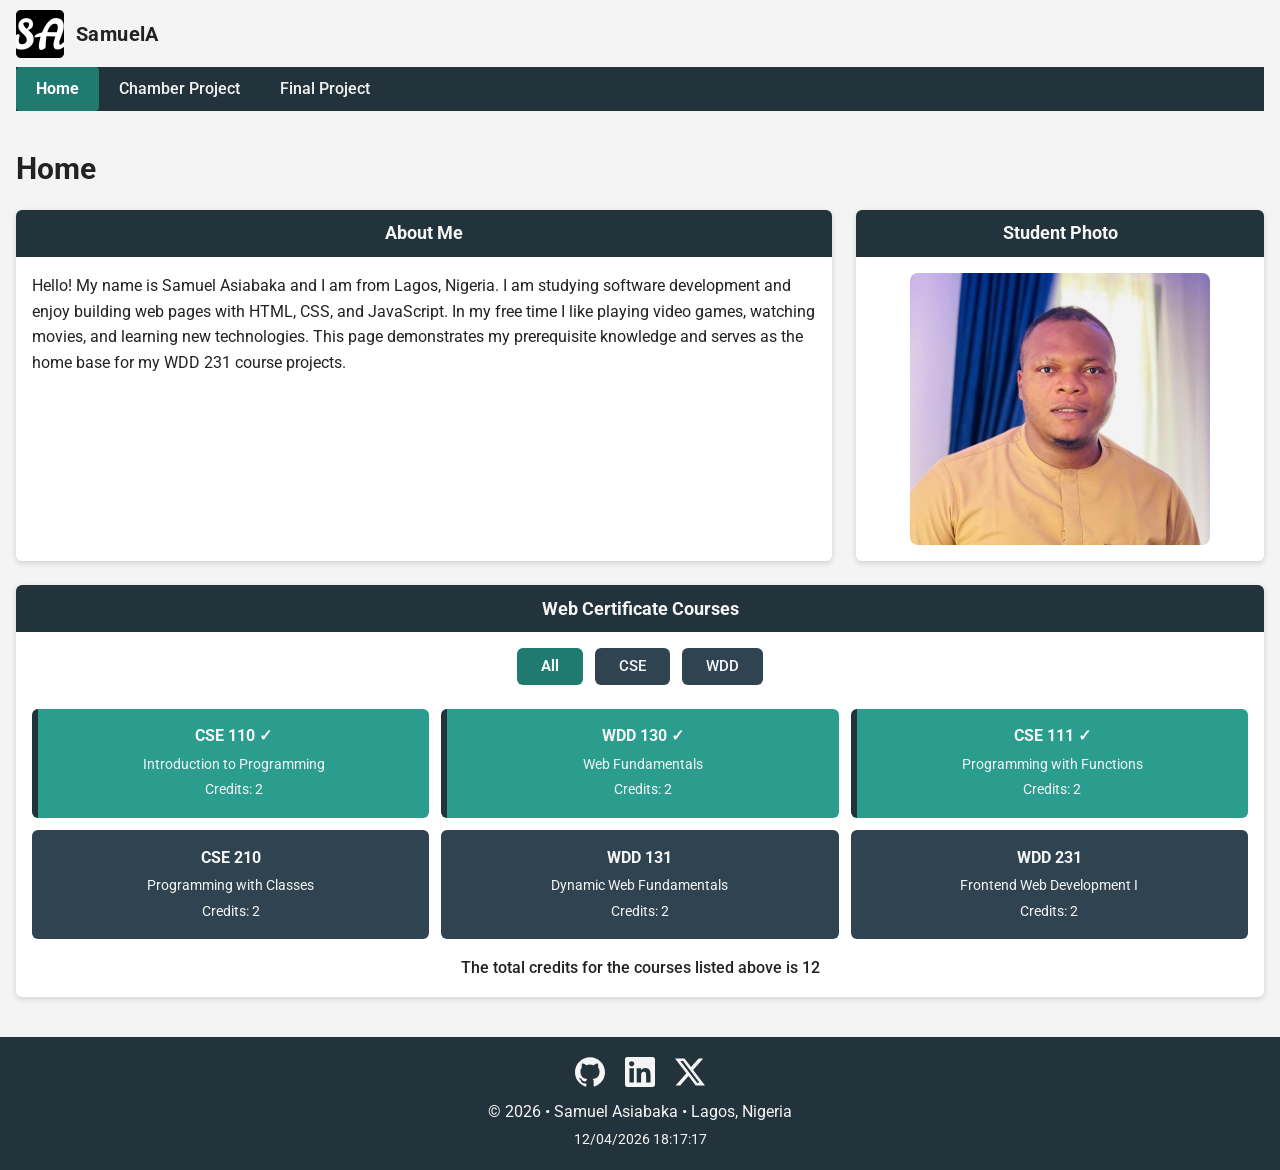
<file: index.html>
<!doctype html>
<html lang="en">
  <head>
    <meta charset="UTF-8" />
    <meta name="viewport" content="width=device-width, initial-scale=1.0" />
    <title>WDD 231 - Course Home Page</title>
    <meta
      name="description"
      content="WDD 231 course home page showcasing skills in HTML, CSS, and JavaScript."
    />
    <meta name="author" content="Samuel Asiabaka" />

    <meta property="og:title" content="My_Site" />
    <meta
      property="og:description"
      content="WDD 231 course home page showcasing skills in HTML, CSS, and JavaScript."
    />
    <meta
      property="og:url"
      content="https://samuelasiabaka.github.io/wdd231/"
    />
    <meta property="og:locale" content="en_US" />
    <meta property="og:image" content="" />
    <meta property="og:type" content="website" />
    <meta property="og:site_name" content="My_Site" />

    <link rel="preconnect" href="https://fonts.googleapis.com" />
    <link rel="preconnect" href="https://fonts.gstatic.com" crossorigin />
    <link
      href="https://fonts.googleapis.com/css2?family=Roboto:wght@400;500;700&display=swap"
      rel="stylesheet"
    />

    <link rel="stylesheet" href="styles/normalize.css" />
    <link rel="stylesheet" href="styles/small.css" />
    <link rel="stylesheet" href="styles/larger.css" />

    <script src="scripts/navigation.js" defer></script>
    <script src="scripts/date.js" defer></script>
    <script src="scripts/course.js" defer></script>
  </head>
  <body>
    <header>
      <div class="logo-block">
        <img
          src="images/logo.png"
          alt="Site logo"
          class="logo"
          width="48"
          height="48"
        />
        <span class="site-name">SamuelA</span>
      </div>
      <button
        id="menu"
        aria-label="Toggle navigation menu"
        aria-expanded="false"
      >
        <svg
          class="icon-menu"
          viewBox="0 0 24 24"
          width="32"
          height="32"
          aria-hidden="true"
        >
          <path d="M3 18h18v-2H3v2zm0-5h18v-2H3v2zm0-7v2h18V6H3z" />
        </svg>
        <svg
          class="icon-close"
          viewBox="0 0 24 24"
          width="32"
          height="32"
          aria-hidden="true"
        >
          <path
            d="M19 6.41 17.59 5 12 10.59 6.41 5 5 6.41 10.59 12 5 17.59 6.41 19 12 13.41 17.59 19 19 17.59 13.41 12z"
          />
        </svg>
      </button>
      <nav>
        <ul class="navigation">
          <li><a href="#" class="active">Home</a></li>
          <li><a href="#">Chamber Project</a></li>
          <li><a href="#">Final Project</a></li>
        </ul>
      </nav>
    </header>

    <main>
      <h1>Home</h1>

      <div class="home-grid">
        <section class="card">
          <h2>About Me</h2>
          <p>
            Hello! My name is Samuel Asiabaka and I am from Lagos, Nigeria. I am
            studying software development and enjoy building web pages with
            HTML, CSS, and JavaScript. In my free time I like playing video
            games, watching movies, and learning new technologies. This page
            demonstrates my prerequisite knowledge and serves as the home base
            for my WDD 231 course projects.
          </p>
        </section>

        <section class="card photo-card">
          <h2>Student Photo</h2>
          <img
            src="images/profile.jpeg"
            alt="Portrait of student Samuel Asiabaka"
            class="student-photo"
            width="300"
            height="360"
          />
        </section>
      </div>

      <section class="card courses-card">
        <h2>Web Certificate Courses</h2>
        <div class="filter-buttons">
          <button type="button" class="filter-btn active" data-filter="all">
            All
          </button>
          <button type="button" class="filter-btn" data-filter="CSE">
            CSE
          </button>
          <button type="button" class="filter-btn" data-filter="WDD">
            WDD
          </button>
        </div>
        <div id="course-list" class="course-list"></div>
        <p id="total-credits" class="credits-total"></p>
      </section>
    </main>

    <footer>
      <div class="social-links">
        <a
          href="https://github.com/samuelasiabaka"
          target="_blank"
          rel="noopener noreferrer"
          aria-label="GitHub profile"
        >
          <svg viewBox="0 0 24 24" width="30" height="30" aria-hidden="true">
            <path
              d="M12 .297c-6.63 0-12 5.373-12 12 0 5.303 3.438 9.8 8.205 11.385.6.113.82-.258.82-.577 0-.285-.01-1.04-.015-2.04-3.338.724-4.042-1.61-4.042-1.61C4.422 18.07 3.633 17.7 3.633 17.7c-1.087-.744.084-.729.084-.729 1.205.084 1.838 1.236 1.838 1.236 1.07 1.835 2.809 1.305 3.495.998.108-.776.417-1.305.76-1.605-2.665-.3-5.466-1.332-5.466-5.93 0-1.31.465-2.38 1.235-3.22-.135-.303-.54-1.523.105-3.176 0 0 1.005-.322 3.3 1.23.96-.267 1.98-.399 3-.405 1.02.006 2.04.138 3 .405 2.28-1.552 3.285-1.23 3.285-1.23.645 1.653.24 2.873.12 3.176.765.84 1.23 1.91 1.23 3.22 0 4.61-2.805 5.625-5.475 5.92.42.36.81 1.096.81 2.22 0 1.606-.015 2.896-.015 3.286 0 .315.21.69.825.57C20.565 22.092 24 17.592 24 12.297c0-6.627-5.373-12-12-12"
            />
          </svg>
        </a>
        <a
          href="https://www.linkedin.com/in/samuel-asiabaka-6679b520a/"
          target="_blank"
          rel="noopener noreferrer"
          aria-label="LinkedIn profile"
        >
          <svg viewBox="0 0 24 24" width="30" height="30" aria-hidden="true">
            <path
              d="M20.447 20.452h-3.554v-5.569c0-1.328-.027-3.037-1.852-3.037-1.853 0-2.136 1.445-2.136 2.939v5.667H9.351V9h3.414v1.561h.046c.477-.9 1.637-1.85 3.37-1.85 3.601 0 4.267 2.37 4.267 5.455v6.286zM5.337 7.433c-1.144 0-2.063-.926-2.063-2.065 0-1.138.92-2.063 2.063-2.063 1.14 0 2.064.925 2.064 2.063 0 1.139-.925 2.065-2.064 2.065zm1.782 13.019H3.555V9h3.564v11.452zM22.225 0H1.771C.792 0 0 .774 0 1.729v20.542C0 23.227.792 24 1.771 24h20.451C23.2 24 24 23.227 24 22.271V1.729C24 .774 23.2 0 22.225 0z"
            />
          </svg>
        </a>
        <a
          href="https://x.com"
          target="_blank"
          rel="noopener noreferrer"
          aria-label="X profile"
        >
          <svg viewBox="0 0 24 24" width="30" height="30" aria-hidden="true">
            <path
              d="M18.901 1.153h3.68l-8.04 9.19L24 22.846h-7.406l-5.8-7.584-6.638 7.584H.474l8.6-9.83L0 1.154h7.594l5.243 6.932ZM17.61 20.644h2.039L6.486 3.24H4.298Z"
            />
          </svg>
        </a>
      </div>
      <p class="footer-line">
        &copy; <span id="year"></span> &bull; Samuel Asiabaka &bull; Lagos,
        Nigeria
      </p>
      <p id="lastModified"></p>
    </footer>
  </body>
</html>
</file>
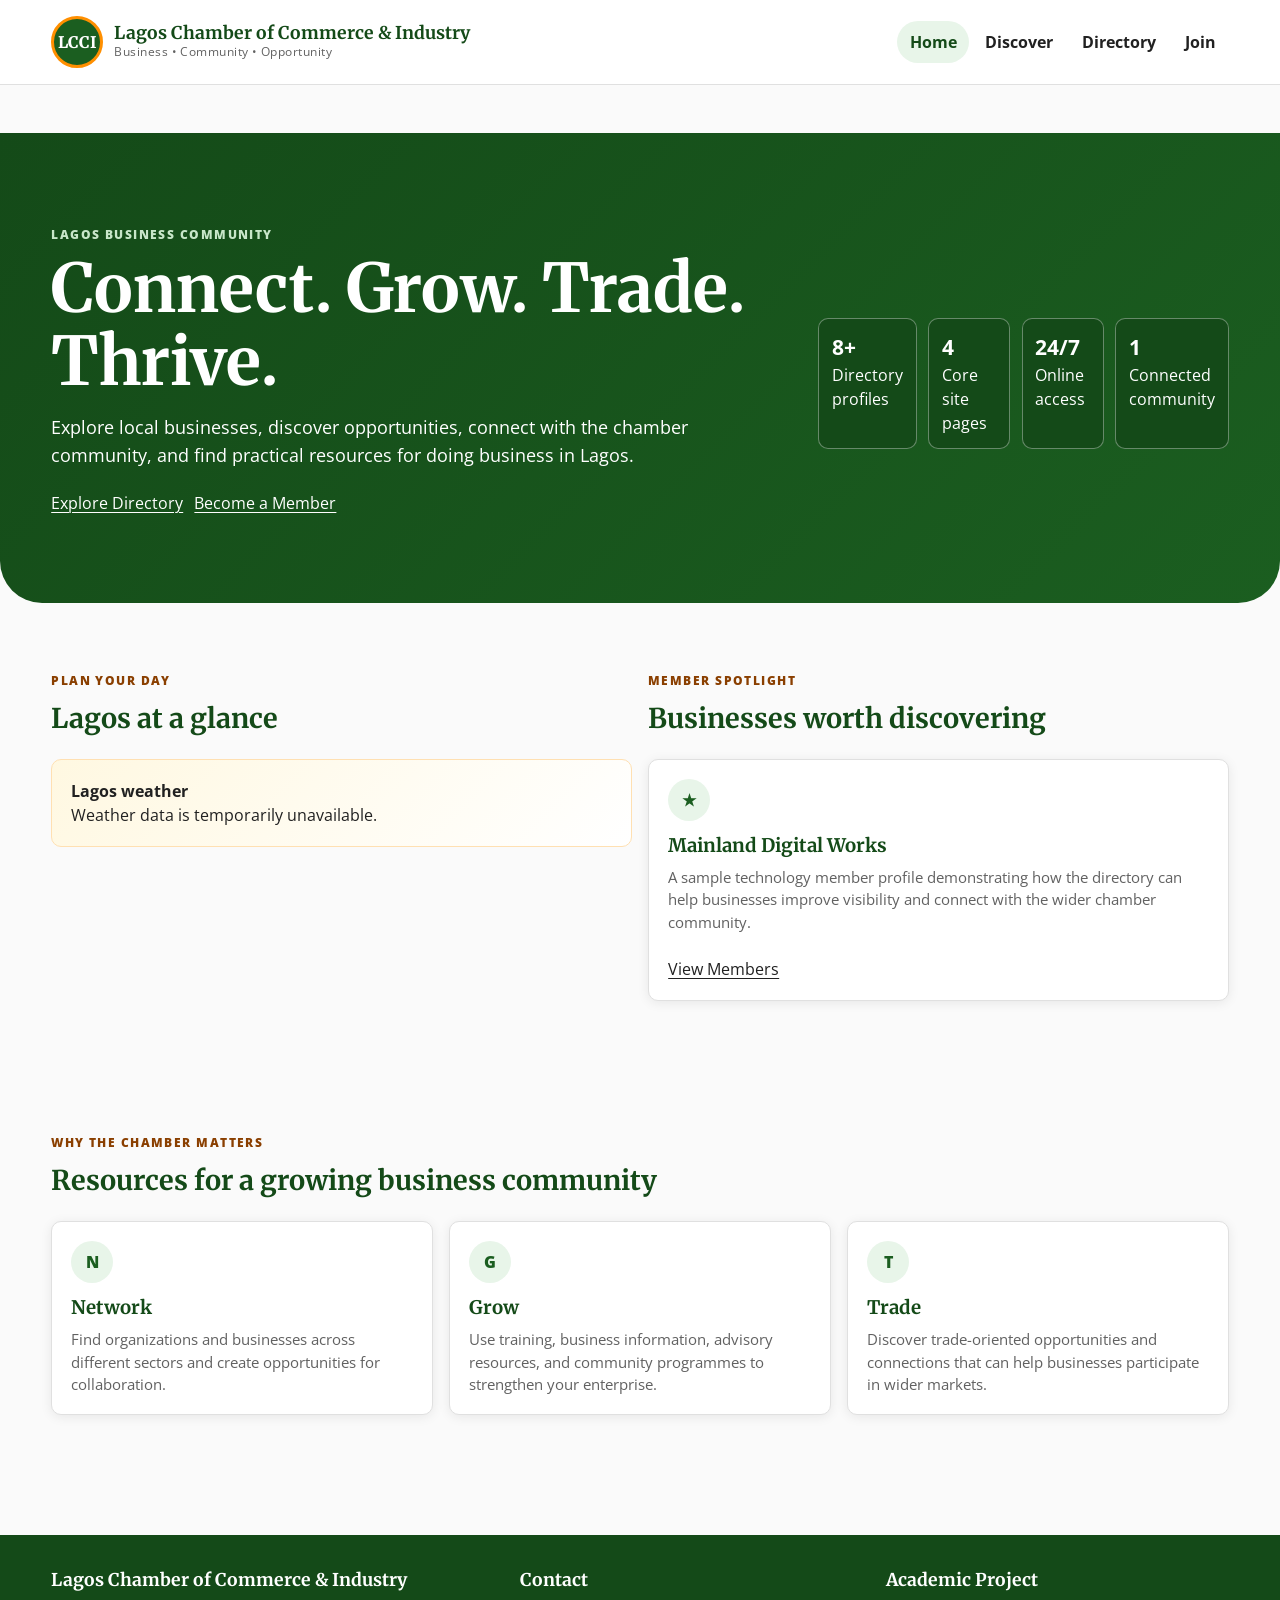
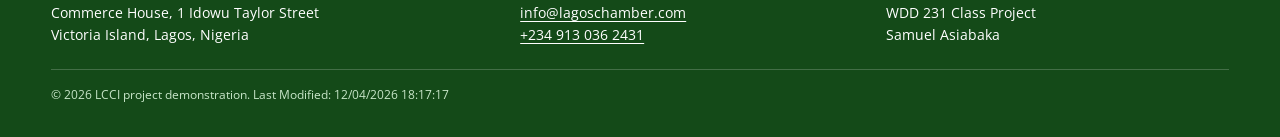
<file: chamber/index.html>
<!doctype html>
<html lang="en-NG">
  <head>
    <meta charset="utf-8" />
    <meta name="viewport" content="width=device-width, initial-scale=1" />
    <meta
      name="description"
      content="Lagos Chamber of Commerce and Industry project site featuring business resources, member directory, local discovery, weather, and membership information."
    />
    <meta name="author" content="Samuel Asiabaka" />
    <meta
      property="og:title"
      content="Lagos Chamber of Commerce and Industry project site "
    />
    <meta
      property="og:description"
      content="A responsive WDD 231 chamber project for business discovery, member networking, and community resources in Lagos."
    />
    <meta
      property="og:image"
      content="https://samuelasiabaka.github.io/wdd231/chamber/images/lcci-social.svg"
    />

    <meta
      property="og:url"
      content="https://samuelasiabaka.github.io/wdd231/chamber/directory.html"
    />
    <meta property="og:type" content="website" />
    <title>Lagos Chamber of Commerce and Industry | LCCI</title>
    <link rel="icon" href="images/favicon.svg" type="image/svg+xml" />
    <link rel="preconnect" href="https://fonts.googleapis.com" />
    <link rel="preconnect" href="https://fonts.gstatic.com" crossorigin />
    <link
      href="https://fonts.googleapis.com/css2?family=Merriweather:wght@700;800&family=Open+Sans:wght@400;600;700;800&display=swap"
      rel="stylesheet"
    />
    <link rel="stylesheet" href="styles/reset.css" />
    <link rel="stylesheet" href="styles/small.css" />
    <link rel="stylesheet" href="styles/larger.css" />
    <script src="scripts/main.js" defer></script>
  </head>
  <body>
    <a class="skip-link" href="#main">Skip to content</a>
    <header class="site-header">
      <div class="container header-inner">
        <a class="brand" href="index.html"
          ><span class="brand-mark" aria-hidden="true">LCCI</span
          ><span class="brand-text"
            ><strong>Lagos Chamber of Commerce & Industry</strong
            ><span>Business • Community • Opportunity</span></span
          ></a
        >
        <button
          class="menu-button"
          aria-label="Open navigation"
          aria-expanded="false"
        >
          ☰
        </button>
        <nav class="primary-nav" aria-label="Primary navigation">
          <ul>
            <li><a class="active" href="index.html">Home</a></li>
            <li><a href="discover.html">Discover</a></li>
            <li><a href="directory.html">Directory</a></li>
            <li><a href="join.html">Join</a></li>
          </ul>
        </nav>
      </div>
    </header>
    <main id="main">
      <section class="hero">
        <div class="container">
          <div>
            <span class="eyebrow">Lagos business community</span>
            <h1>Connect. Grow. Trade. Thrive.</h1>
            <p>
              Explore local businesses, discover opportunities, connect with the
              chamber community, and find practical resources for doing business
              in Lagos.
            </p>
            <div class="hero-actions">
              <a class="button button-primary" href="directory.html"
                >Explore Directory</a
              ><a class="button button-secondary" href="join.html"
                >Become a Member</a
              >
            </div>
          </div>
          <div class="stats">
            <div class="stat">
              <strong>8+</strong><span>Directory profiles</span>
            </div>
            <div class="stat">
              <strong>4</strong><span>Core site pages</span>
            </div>
            <div class="stat">
              <strong>24/7</strong><span>Online access</span>
            </div>
            <div class="stat">
              <strong>1</strong><span>Connected community</span>
            </div>
          </div>
        </div>
      </section>
      <section class="section">
        <div class="container cards-2">
          <div>
            <div class="section-header">
              <span class="eyebrow">Plan your day</span>
              <h2>Lagos at a glance</h2>
            </div>
            <div id="weather-card" class="weather-card">
              <p>Loading current Lagos weather…</p>
            </div>
          </div>
          <div>
            <div class="section-header">
              <span class="eyebrow">Member spotlight</span>
              <h2>Businesses worth discovering</h2>
            </div>
            <div class="info-card">
              <div class="icon-circle">★</div>
              <h3>Mainland Digital Works</h3>
              <p>
                A sample technology member profile demonstrating how the
                directory can help businesses improve visibility and connect
                with the wider chamber community.
              </p>
              <br /><a class="button button-secondary" href="directory.html"
                >View Members</a
              >
            </div>
          </div>
        </div>
      </section>
      <section class="section" id="network-section">
        <div class="container">
          <div class="section-header">
            <span class="eyebrow">Why the chamber matters</span>
            <h2>Resources for a growing business community</h2>
          </div>
          <div class="cards-3">
            <article class="info-card">
              <div class="icon-circle">N</div>
              <h3>Network</h3>
              <p>
                Find organizations and businesses across different sectors and
                create opportunities for collaboration.
              </p>
            </article>
            <article class="info-card">
              <div class="icon-circle">G</div>
              <h3>Grow</h3>
              <p>
                Use training, business information, advisory resources, and
                community programmes to strengthen your enterprise.
              </p>
            </article>
            <article class="info-card">
              <div class="icon-circle">T</div>
              <h3>Trade</h3>
              <p>
                Discover trade-oriented opportunities and connections that can
                help businesses participate in wider markets.
              </p>
            </article>
          </div>
        </div>
      </section>
    </main>
    <footer class="site-footer">
      <div class="container">
        <div class="footer-grid">
          <div>
            <h2 class="footer-title">Lagos Chamber of Commerce & Industry</h2>
            <p>
              Commerce House, 1 Idowu Taylor Street<br />Victoria Island, Lagos,
              Nigeria
            </p>
          </div>
          <div>
            <h2 class="footer-title">Contact</h2>
            <p>
              <a href="mailto:info@lagoschamber.com">info@lagoschamber.com</a
              ><br /><a href="tel:+2349130362431">+234 913 036 2431</a>
            </p>
          </div>
          <div>
            <h2 class="footer-title">Academic Project</h2>
            <p>WDD 231 Class Project<br />Samuel Asiabaka</p>
          </div>
        </div>
        <div class="footer-bottom">
          <span
            >© <span id="copyright-year"></span> LCCI project demonstration. </span
          ><span id="last-modified"></span>
        </div>
      </div>
    </footer>
  </body>
</html>
</file>
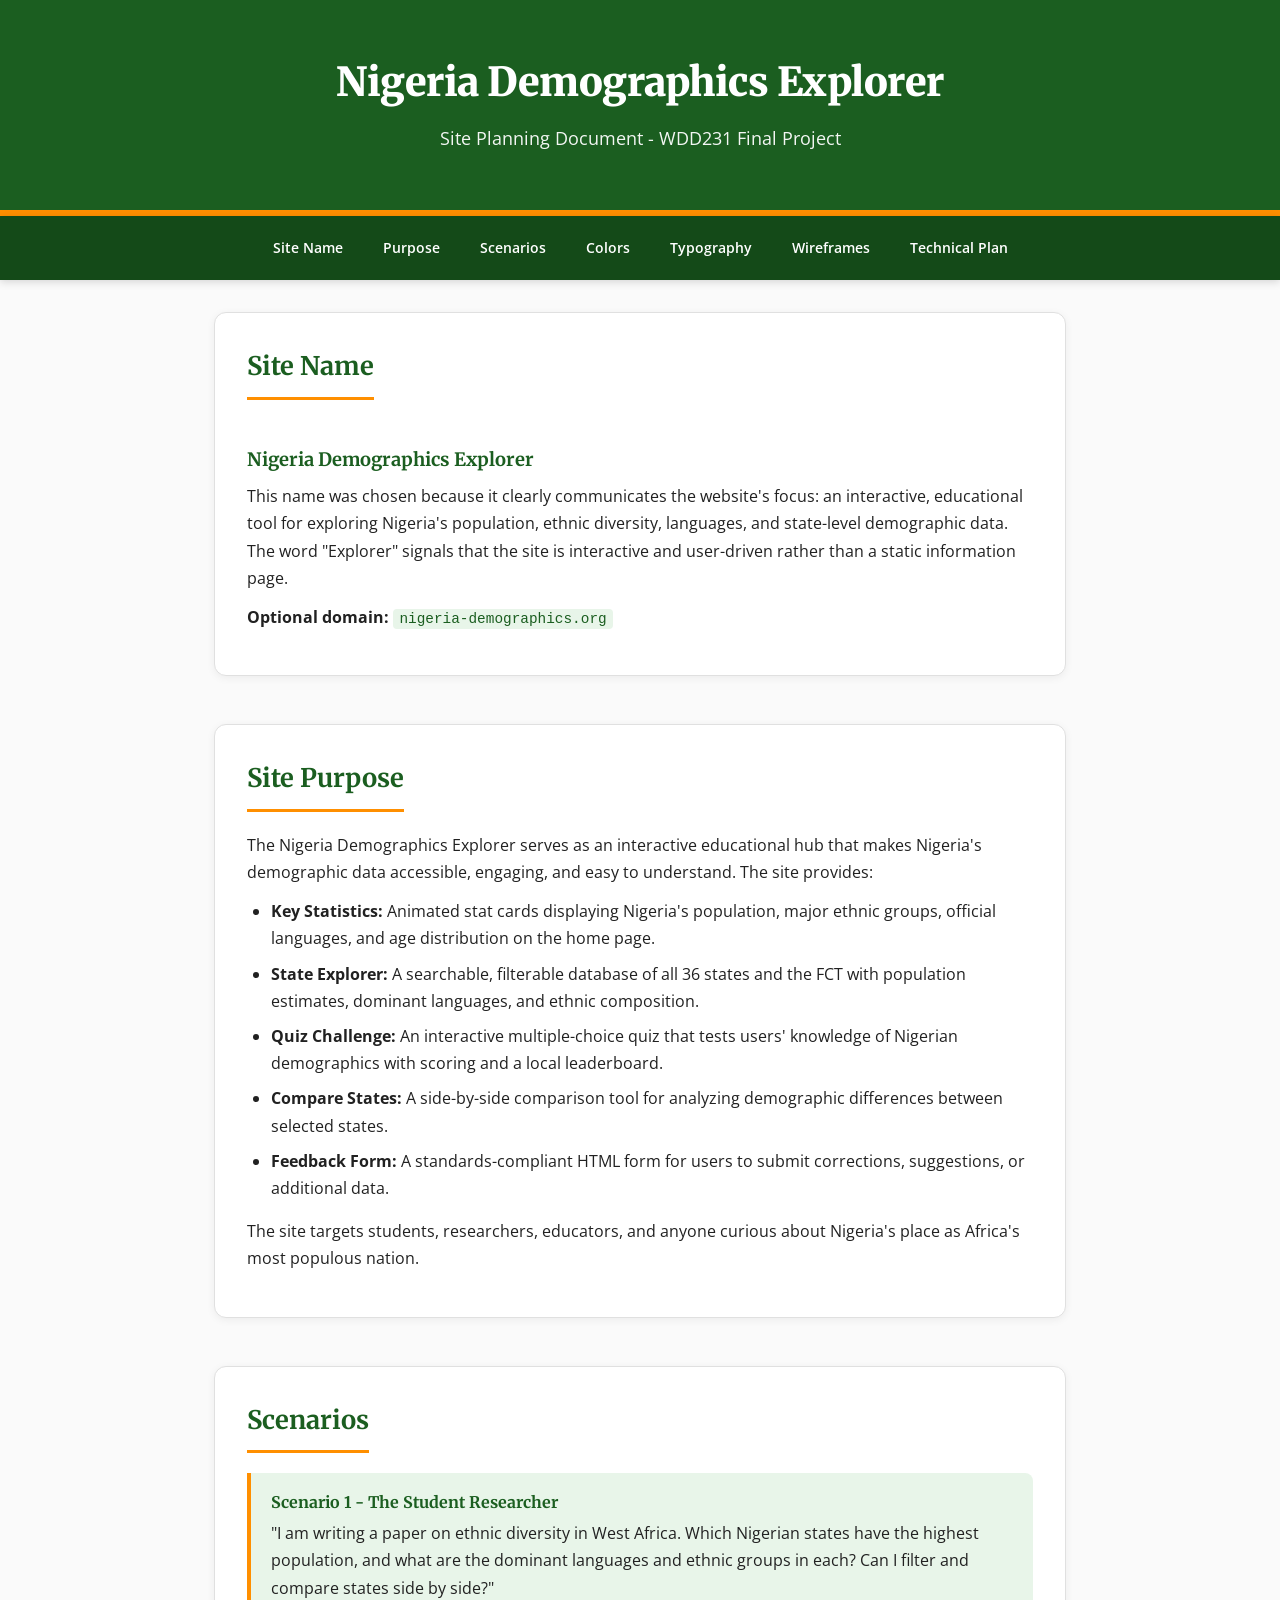
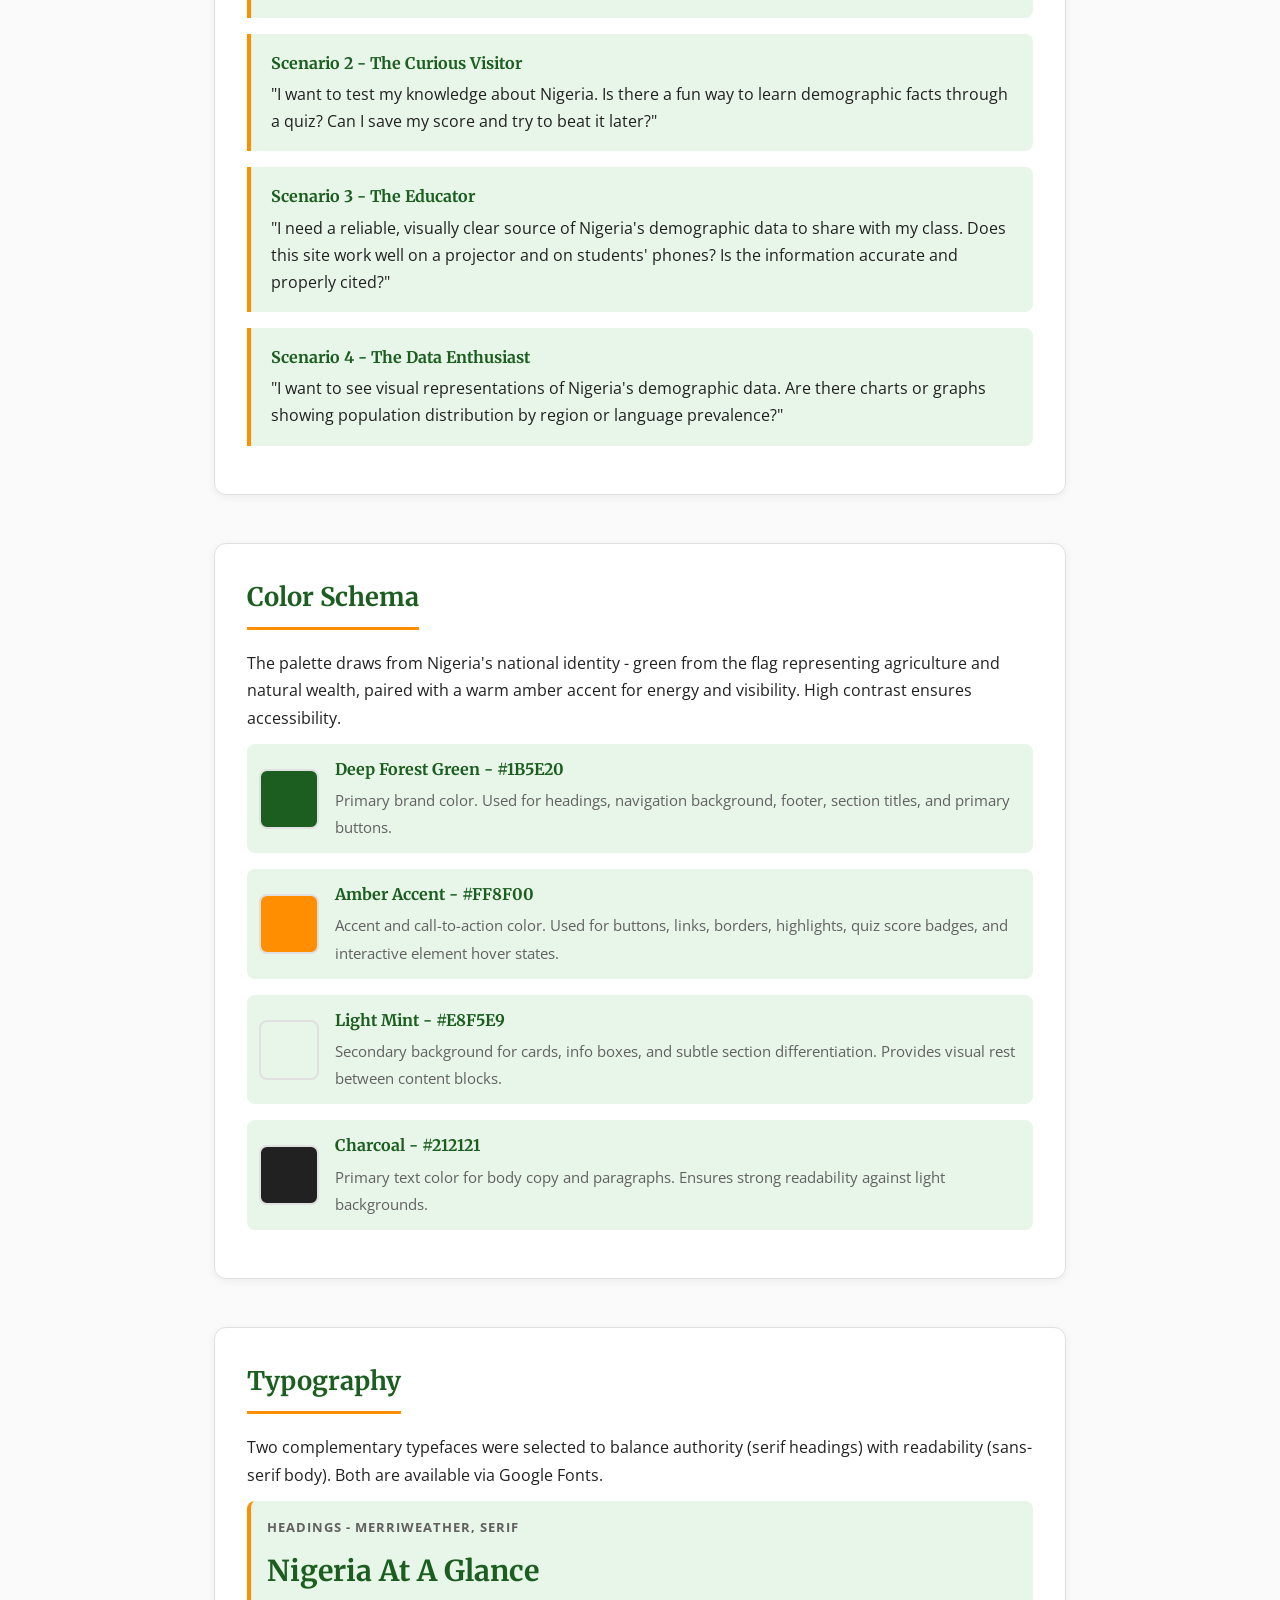
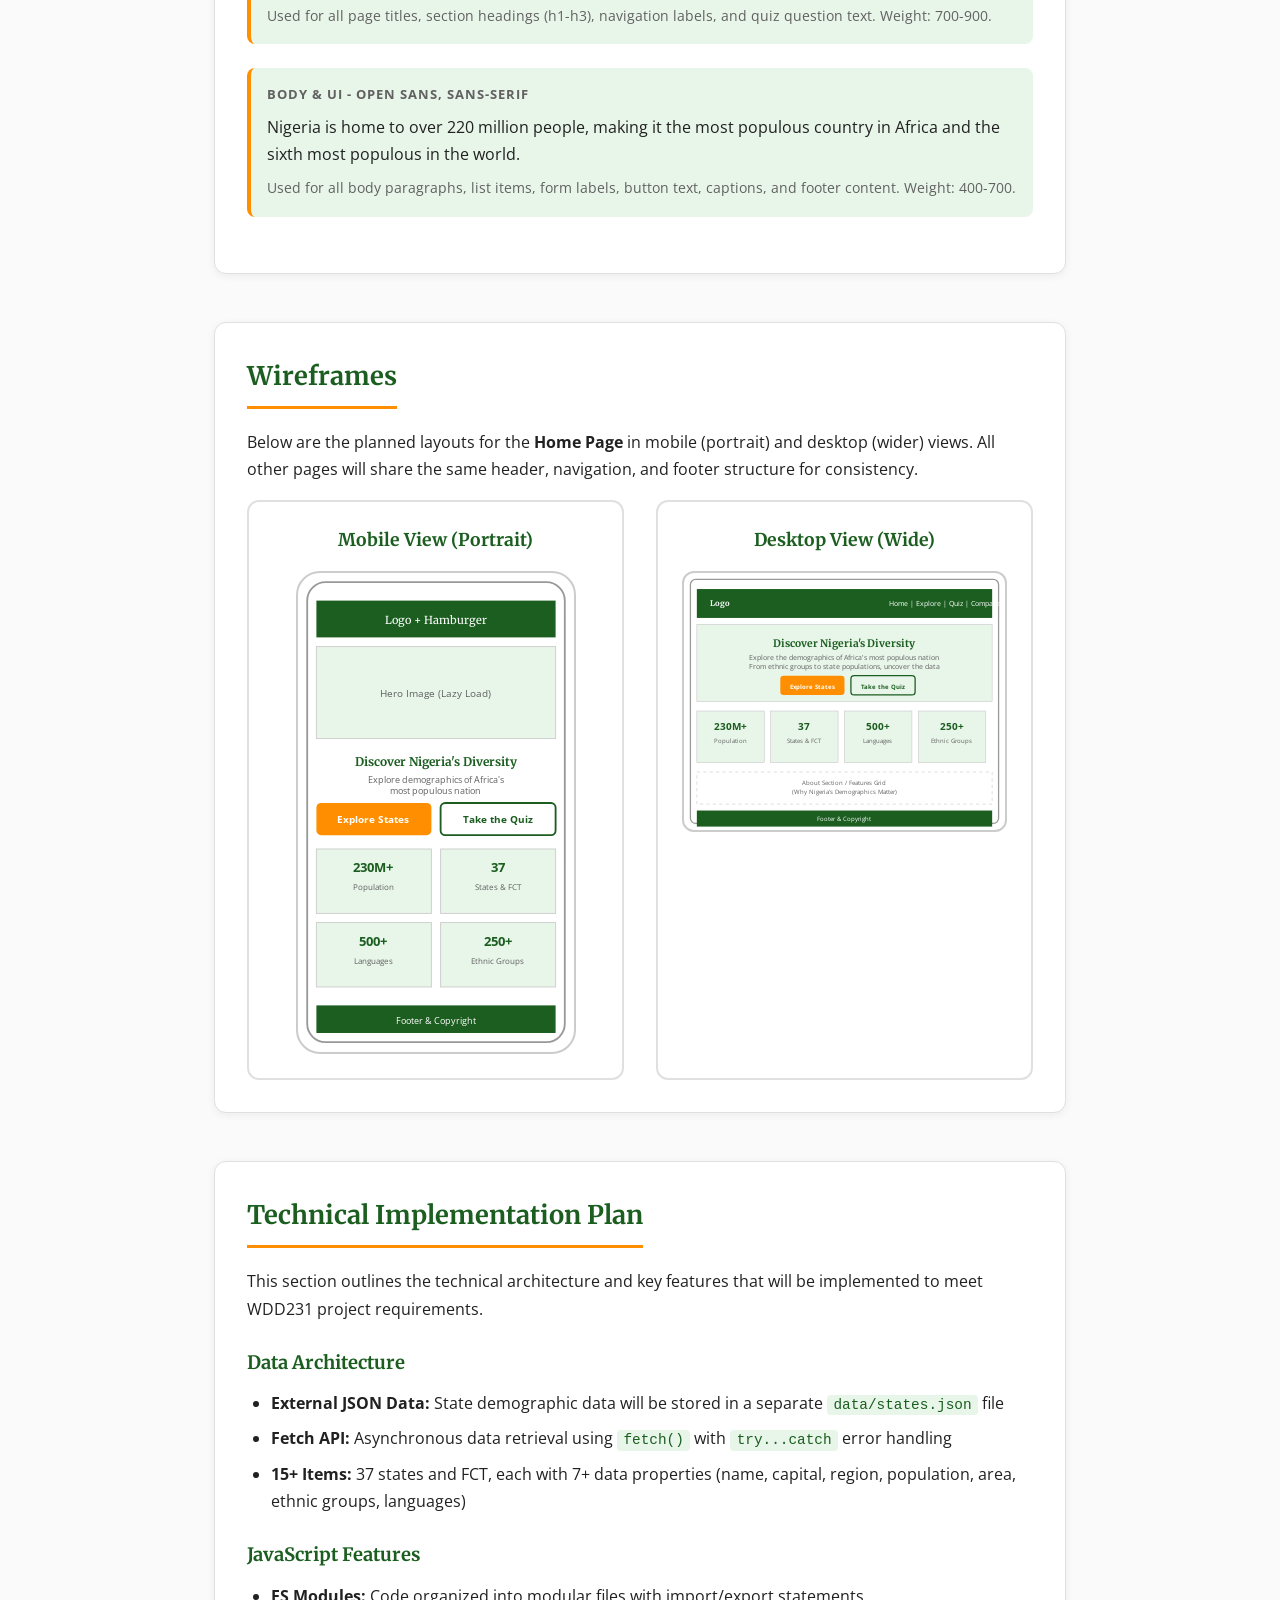
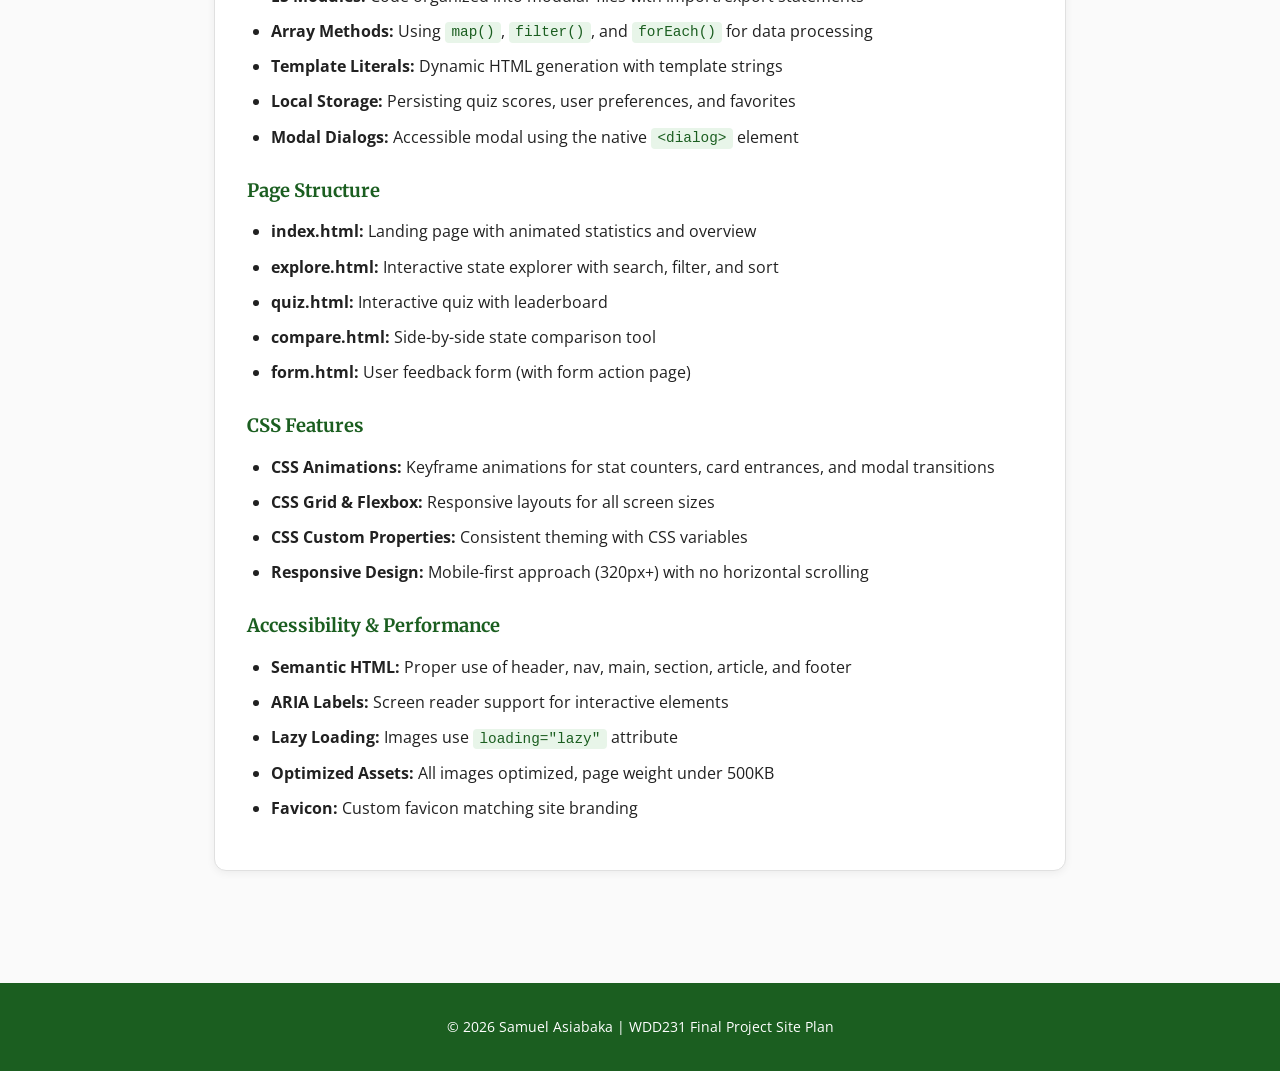
<file: siteplan.html>
<!doctype html>
<html lang="en">
  <head>
    <meta charset="UTF-8" />
    <meta name="viewport" content="width=device-width, initial-scale=1.0" />
    <title>
      WDD231 Site Plan | Nigeria Demographics Explorer | Samuel Asiabaka
    </title>
    <meta
      name="description"
      content="Site plan document for the Nigeria Demographics Explorer project, WDD231 Final Project by Samuel Asiabaka"
    />
    <meta name="author" content="Samuel Asiabaka" />
    <link rel="preconnect" href="https://fonts.googleapis.com" />
    <link rel="preconnect" href="https://fonts.gstatic.com" crossorigin />
    <link
      href="https://fonts.googleapis.com/css2?family=Merriweather:wght@400;700;900&family=Open+Sans:wght@400;600;700&display=swap"
      rel="stylesheet"
    />
    <link rel="stylesheet" href="styles/siteplan.css" />
  </head>
  <body>
    <header>
      <div class="header-content">
        <h1>Nigeria Demographics Explorer</h1>
        <p class="subtitle">Site Planning Document - WDD231 Final Project</p>
      </div>
    </header>

    <nav class="site-nav" aria-label="Site plan navigation">
      <div class="container">
        <a href="#site-name">Site Name</a>
        <a href="#site-purpose">Purpose</a>
        <a href="#scenarios">Scenarios</a>
        <a href="#color-scheme">Colors</a>
        <a href="#typography">Typography</a>
        <a href="#wireframes">Wireframes</a>
        <a href="#technical">Technical Plan</a>
      </div>
    </nav>

    <main>
      <section id="site-name">
        <h2>Site Name</h2>
        <h3>Nigeria Demographics Explorer</h3>
        <p>
          This name was chosen because it clearly communicates the website's
          focus: an interactive, educational tool for exploring Nigeria's
          population, ethnic diversity, languages, and state-level demographic
          data. The word "Explorer" signals that the site is interactive and
          user-driven rather than a static information page.
        </p>
        <p>
          <strong>Optional domain:</strong>
          <code>nigeria-demographics.org</code>
        </p>
      </section>

      <section id="site-purpose">
        <h2>Site Purpose</h2>
        <p>
          The Nigeria Demographics Explorer serves as an interactive educational
          hub that makes Nigeria's demographic data accessible, engaging, and
          easy to understand. The site provides:
        </p>
        <ul>
          <li>
            <strong>Key Statistics:</strong> Animated stat cards displaying
            Nigeria's population, major ethnic groups, official languages, and
            age distribution on the home page.
          </li>
          <li>
            <strong>State Explorer:</strong> A searchable, filterable database
            of all 36 states and the FCT with population estimates, dominant
            languages, and ethnic composition.
          </li>
          <li>
            <strong>Quiz Challenge:</strong> An interactive multiple-choice quiz
            that tests users' knowledge of Nigerian demographics with scoring
            and a local leaderboard.
          </li>
          <li>
            <strong>Compare States:</strong> A side-by-side comparison tool for
            analyzing demographic differences between selected states.
          </li>
          <li>
            <strong>Feedback Form:</strong> A standards-compliant HTML form for
            users to submit corrections, suggestions, or additional data.
          </li>
        </ul>
        <p>
          The site targets students, researchers, educators, and anyone curious
          about Nigeria's place as Africa's most populous nation.
        </p>
      </section>

      <section id="scenarios">
        <h2>Scenarios</h2>

        <div class="scenario-box">
          <strong>Scenario 1 - The Student Researcher</strong>
          "I am writing a paper on ethnic diversity in West Africa. Which
          Nigerian states have the highest population, and what are the dominant
          languages and ethnic groups in each? Can I filter and compare states
          side by side?"
        </div>

        <div class="scenario-box">
          <strong>Scenario 2 - The Curious Visitor</strong>
          "I want to test my knowledge about Nigeria. Is there a fun way to
          learn demographic facts through a quiz? Can I save my score and try to
          beat it later?"
        </div>

        <div class="scenario-box">
          <strong>Scenario 3 - The Educator</strong>
          "I need a reliable, visually clear source of Nigeria's demographic
          data to share with my class. Does this site work well on a projector
          and on students' phones? Is the information accurate and properly
          cited?"
        </div>

        <div class="scenario-box">
          <strong>Scenario 4 - The Data Enthusiast</strong>
          "I want to see visual representations of Nigeria's demographic data.
          Are there charts or graphs showing population distribution by region
          or language prevalence?"
        </div>
      </section>

      <section id="color-scheme">
        <h2>Color Schema</h2>
        <p>
          The palette draws from Nigeria's national identity - green from the
          flag representing agriculture and natural wealth, paired with a warm
          amber accent for energy and visibility. High contrast ensures
          accessibility.
        </p>

        <div class="color-swatch">
          <div class="swatch-box swatch-box-one"></div>
          <div class="swatch-info">
            <strong>Deep Forest Green - #1B5E20</strong>
            <span
              >Primary brand color. Used for headings, navigation background,
              footer, section titles, and primary buttons.</span
            >
          </div>
        </div>

        <div class="color-swatch">
          <div class="swatch-box swatch-box-two"></div>
          <div class="swatch-info">
            <strong>Amber Accent - #FF8F00</strong>
            <span
              >Accent and call-to-action color. Used for buttons, links,
              borders, highlights, quiz score badges, and interactive element
              hover states.</span
            >
          </div>
        </div>

        <div class="color-swatch">
          <div class="swatch-box swatch-box-three"></div>
          <div class="swatch-info">
            <strong>Light Mint - #E8F5E9</strong>
            <span
              >Secondary background for cards, info boxes, and subtle section
              differentiation. Provides visual rest between content
              blocks.</span
            >
          </div>
        </div>

        <div class="color-swatch">
          <div class="swatch-box swatch-box-four"></div>
          <div class="swatch-info">
            <strong>Charcoal - #212121</strong>
            <span
              >Primary text color for body copy and paragraphs. Ensures strong
              readability against light backgrounds.</span
            >
          </div>
        </div>
      </section>

      <section id="typography">
        <h2>Typography</h2>
        <p>
          Two complementary typefaces were selected to balance authority (serif
          headings) with readability (sans-serif body). Both are available via
          Google Fonts.
        </p>

        <div class="typo-sample">
          <div class="label">Headings - Merriweather, Serif</div>
          <h1 class="heading-sample">Nigeria At A Glance</h1>
          <p class="sample-description">
            Used for all page titles, section headings (h1-h3), navigation
            labels, and quiz question text. Weight: 700-900.
          </p>
        </div>

        <div class="typo-sample">
          <div class="label">Body & UI - Open Sans, Sans-Serif</div>
          <p class="body-sample">
            Nigeria is home to over 220 million people, making it the most
            populous country in Africa and the sixth most populous in the world.
          </p>
          <p class="sample-description">
            Used for all body paragraphs, list items, form labels, button text,
            captions, and footer content. Weight: 400-700.
          </p>
        </div>
      </section>

      <section id="wireframes">
        <h2>Wireframes</h2>
        <p>
          Below are the planned layouts for the <strong>Home Page</strong> in
          mobile (portrait) and desktop (wider) views. All other pages will
          share the same header, navigation, and footer structure for
          consistency.
        </p>

        <div class="wireframe-container">
          <div class="wireframe-card">
            <h4>Mobile View (Portrait)</h4>
            <svg class="svg" viewBox="0 0 300 520" width="100%">
              <!-- Phone frame -->
              <rect
                x="10"
                y="10"
                width="280"
                height="500"
                rx="20"
                fill="none"
                stroke="#999"
                stroke-width="2"
              />

              <rect
                x="20"
                y="30"
                width="260"
                height="40"
                fill="var(--primary-green)"
              />
              <text
                x="150"
                y="55"
                text-anchor="middle"
                fill="white"
                font-size="12"
                font-family="Merriweather, serif"
              >
                Logo + Hamburger
              </text>

              <rect
                x="20"
                y="80"
                width="260"
                height="100"
                fill="var(--light-green)"
                stroke="#ccc"
                stroke-width="1"
              />
              <text
                x="150"
                y="135"
                text-anchor="middle"
                fill="var(--text-medium)"
                font-size="11"
                font-family="Open Sans, sans-serif"
              >
                Hero Image (Lazy Load)
              </text>

              <!-- Hero Text -->
              <rect x="20" y="190" width="260" height="50" fill="none" />
              <text
                x="150"
                y="210"
                text-anchor="middle"
                fill="var(--primary-green)"
                font-size="13"
                font-weight="bold"
                font-family="Merriweather, serif"
              >
                Discover Nigeria's Diversity
              </text>
              <text
                x="150"
                y="228"
                text-anchor="middle"
                fill="var(--text-medium)"
                font-size="10"
              >
                Explore demographics of Africa's
              </text>
              <text
                x="150"
                y="240"
                text-anchor="middle"
                fill="var(--text-medium)"
                font-size="10"
              >
                most populous nation
              </text>

              <rect
                x="20"
                y="250"
                width="125"
                height="35"
                rx="5"
                fill="var(--accent-amber)"
              />
              <text
                x="82"
                y="272"
                text-anchor="middle"
                fill="white"
                font-size="11"
                font-weight="bold"
              >
                Explore States
              </text>

              <rect
                x="155"
                y="250"
                width="125"
                height="35"
                rx="5"
                fill="none"
                stroke="var(--primary-green)"
                stroke-width="2"
              />
              <text
                x="217"
                y="272"
                text-anchor="middle"
                fill="var(--primary-green)"
                font-size="11"
                font-weight="bold"
              >
                Take the Quiz
              </text>

              <!-- Stats Cards -->
              <rect
                x="20"
                y="300"
                width="125"
                height="70"
                fill="var(--light-green)"
                stroke="#ccc"
                stroke-width="1"
              />
              <text
                x="82"
                y="325"
                text-anchor="middle"
                fill="var(--primary-green)"
                font-size="14"
                font-weight="bold"
              >
                230M+
              </text>
              <text
                x="82"
                y="345"
                text-anchor="middle"
                fill="var(--text-medium)"
                font-size="9"
              >
                Population
              </text>

              <rect
                x="155"
                y="300"
                width="125"
                height="70"
                fill="var(--light-green)"
                stroke="#ccc"
                stroke-width="1"
              />
              <text
                x="217"
                y="325"
                text-anchor="middle"
                fill="var(--primary-green)"
                font-size="14"
                font-weight="bold"
              >
                37
              </text>
              <text
                x="217"
                y="345"
                text-anchor="middle"
                fill="var(--text-medium)"
                font-size="9"
              >
                States & FCT
              </text>

              <rect
                x="20"
                y="380"
                width="125"
                height="70"
                fill="var(--light-green)"
                stroke="#ccc"
                stroke-width="1"
              />
              <text
                x="82"
                y="405"
                text-anchor="middle"
                fill="var(--primary-green)"
                font-size="14"
                font-weight="bold"
              >
                500+
              </text>
              <text
                x="82"
                y="425"
                text-anchor="middle"
                fill="var(--text-medium)"
                font-size="9"
              >
                Languages
              </text>

              <rect
                x="155"
                y="380"
                width="125"
                height="70"
                fill="var(--light-green)"
                stroke="#ccc"
                stroke-width="1"
              />
              <text
                x="217"
                y="405"
                text-anchor="middle"
                fill="var(--primary-green)"
                font-size="14"
                font-weight="bold"
              >
                250+
              </text>
              <text
                x="217"
                y="425"
                text-anchor="middle"
                fill="var(--text-medium)"
                font-size="9"
              >
                Ethnic Groups
              </text>

              <!-- Footer -->
              <rect
                x="20"
                y="470"
                width="260"
                height="30"
                fill="var(--primary-green)"
              />
              <text
                x="150"
                y="490"
                text-anchor="middle"
                fill="white"
                font-size="10"
              >
                Footer & Copyright
              </text>
            </svg>
          </div>

          <!-- Desktop Wireframe -->
          <div class="wireframe-card">
            <h4>Desktop View (Wide)</h4>
            <svg class="svg-two" viewBox="0 0 500 400" width="100%">
              <!-- Browser frame -->
              <rect
                x="10"
                y="10"
                width="480"
                height="380"
                rx="8"
                fill="none"
                stroke="#999"
                stroke-width="2"
              />

              <!-- Header / Nav -->
              <rect
                x="20"
                y="25"
                width="460"
                height="45"
                fill="var(--primary-green)"
              />
              <text
                x="40"
                y="52"
                fill="white"
                font-size="12"
                font-weight="bold"
                font-family="Merriweather, serif"
              >
                Logo
              </text>
              <text x="320" y="52" fill="white" font-size="11">
                Home | Explore | Quiz | Compare | Contact
              </text>

              <!-- Hero Section -->
              <rect
                x="20"
                y="80"
                width="460"
                height="120"
                fill="var(--light-green)"
                stroke="#ccc"
                stroke-width="1"
              />
              <text
                x="250"
                y="115"
                text-anchor="middle"
                fill="var(--primary-green)"
                font-size="16"
                font-weight="bold"
                font-family="Merriweather, serif"
              >
                Discover Nigeria's Diversity
              </text>
              <text
                x="250"
                y="135"
                text-anchor="middle"
                fill="var(--text-medium)"
                font-size="11"
              >
                Explore the demographics of Africa's most populous nation
              </text>
              <text
                x="250"
                y="150"
                text-anchor="middle"
                fill="var(--text-medium)"
                font-size="11"
              >
                From ethnic groups to state populations, uncover the data
              </text>

              <!-- CTA Buttons -->
              <rect
                x="150"
                y="160"
                width="100"
                height="30"
                rx="5"
                fill="var(--accent-amber)"
              />
              <text
                x="200"
                y="180"
                text-anchor="middle"
                fill="white"
                font-size="10"
                font-weight="bold"
              >
                Explore States
              </text>

              <rect
                x="260"
                y="160"
                width="100"
                height="30"
                rx="5"
                fill="none"
                stroke="var(--primary-green)"
                stroke-width="2"
              />
              <text
                x="310"
                y="180"
                text-anchor="middle"
                fill="var(--primary-green)"
                font-size="10"
                font-weight="bold"
              >
                Take the Quiz
              </text>

              <!-- Stats Cards Row -->
              <rect
                x="20"
                y="215"
                width="105"
                height="80"
                fill="var(--light-green)"
                stroke="#ccc"
                stroke-width="1"
              />
              <text
                x="72"
                y="245"
                text-anchor="middle"
                fill="var(--primary-green)"
                font-size="16"
                font-weight="bold"
              >
                230M+
              </text>
              <text
                x="72"
                y="265"
                text-anchor="middle"
                fill="var(--text-medium)"
                font-size="9"
              >
                Population
              </text>

              <rect
                x="135"
                y="215"
                width="105"
                height="80"
                fill="var(--light-green)"
                stroke="#ccc"
                stroke-width="1"
              />
              <text
                x="187"
                y="245"
                text-anchor="middle"
                fill="var(--primary-green)"
                font-size="16"
                font-weight="bold"
              >
                37
              </text>
              <text
                x="187"
                y="265"
                text-anchor="middle"
                fill="var(--text-medium)"
                font-size="9"
              >
                States & FCT
              </text>

              <rect
                x="250"
                y="215"
                width="105"
                height="80"
                fill="var(--light-green)"
                stroke="#ccc"
                stroke-width="1"
              />
              <text
                x="302"
                y="245"
                text-anchor="middle"
                fill="var(--primary-green)"
                font-size="16"
                font-weight="bold"
              >
                500+
              </text>
              <text
                x="302"
                y="265"
                text-anchor="middle"
                fill="var(--text-medium)"
                font-size="9"
              >
                Languages
              </text>

              <rect
                x="365"
                y="215"
                width="105"
                height="80"
                fill="var(--light-green)"
                stroke="#ccc"
                stroke-width="1"
              />
              <text
                x="417"
                y="245"
                text-anchor="middle"
                fill="var(--primary-green)"
                font-size="16"
                font-weight="bold"
              >
                250+
              </text>
              <text
                x="417"
                y="265"
                text-anchor="middle"
                fill="var(--text-medium)"
                font-size="9"
              >
                Ethnic Groups
              </text>

              <!-- Content Section -->
              <rect
                x="20"
                y="310"
                width="460"
                height="50"
                fill="none"
                stroke="#ccc"
                stroke-width="1"
                stroke-dasharray="5,5"
              />
              <text
                x="250"
                y="330"
                text-anchor="middle"
                fill="var(--text-medium)"
                font-size="10"
              >
                About Section / Features Grid
              </text>
              <text
                x="250"
                y="345"
                text-anchor="middle"
                fill="var(--text-medium)"
                font-size="10"
              >
                (Why Nigeria's Demographics Matter)
              </text>

              <!-- Footer -->
              <rect
                x="20"
                y="370"
                width="460"
                height="25"
                fill="var(--primary-green)"
              />
              <text
                x="250"
                y="387"
                text-anchor="middle"
                fill="white"
                font-size="10"
              >
                Footer & Copyright
              </text>
            </svg>
          </div>
        </div>
      </section>

      <!-- Technical Implementation Plan -->
      <section id="technical">
        <h2>Technical Implementation Plan</h2>
        <p>
          This section outlines the technical architecture and key features that
          will be implemented to meet WDD231 project requirements.
        </p>

        <h3>Data Architecture</h3>
        <ul>
          <li>
            <strong>External JSON Data:</strong> State demographic data will be
            stored in a separate <code>data/states.json</code> file
          </li>
          <li>
            <strong>Fetch API:</strong> Asynchronous data retrieval using
            <code>fetch()</code> with <code>try...catch</code> error handling
          </li>
          <li>
            <strong>15+ Items:</strong> 37 states and FCT, each with 7+ data
            properties (name, capital, region, population, area, ethnic groups,
            languages)
          </li>
        </ul>

        <h3>JavaScript Features</h3>
        <ul>
          <li>
            <strong>ES Modules:</strong> Code organized into modular files with
            import/export statements
          </li>
          <li>
            <strong>Array Methods:</strong> Using <code>map()</code>,
            <code>filter()</code>, and <code>forEach()</code> for data
            processing
          </li>
          <li>
            <strong>Template Literals:</strong> Dynamic HTML generation with
            template strings
          </li>
          <li>
            <strong>Local Storage:</strong> Persisting quiz scores, user
            preferences, and favorites
          </li>
          <li>
            <strong>Modal Dialogs:</strong> Accessible modal using the native
            <code>&lt;dialog&gt;</code> element
          </li>
        </ul>

        <h3>Page Structure</h3>
        <ul>
          <li>
            <strong>index.html:</strong> Landing page with animated statistics
            and overview
          </li>
          <li>
            <strong>explore.html:</strong> Interactive state explorer with
            search, filter, and sort
          </li>
          <li><strong>quiz.html:</strong> Interactive quiz with leaderboard</li>
          <li>
            <strong>compare.html:</strong> Side-by-side state comparison tool
          </li>
          <li>
            <strong>form.html:</strong> User feedback form (with form action
            page)
          </li>
        </ul>

        <h3>CSS Features</h3>
        <ul>
          <li>
            <strong>CSS Animations:</strong> Keyframe animations for stat
            counters, card entrances, and modal transitions
          </li>
          <li>
            <strong>CSS Grid & Flexbox:</strong> Responsive layouts for all
            screen sizes
          </li>
          <li>
            <strong>CSS Custom Properties:</strong> Consistent theming with CSS
            variables
          </li>
          <li>
            <strong>Responsive Design:</strong> Mobile-first approach (320px+)
            with no horizontal scrolling
          </li>
        </ul>

        <h3>Accessibility & Performance</h3>
        <ul>
          <li>
            <strong>Semantic HTML:</strong> Proper use of header, nav, main,
            section, article, and footer
          </li>
          <li>
            <strong>ARIA Labels:</strong> Screen reader support for interactive
            elements
          </li>
          <li>
            <strong>Lazy Loading:</strong> Images use
            <code>loading="lazy"</code>
            attribute
          </li>
          <li>
            <strong>Optimized Assets:</strong> All images optimized, page weight
            under 500KB
          </li>
          <li>
            <strong>Favicon:</strong> Custom favicon matching site branding
          </li>
        </ul>
      </section>
    </main>

    <footer>
      <p>&copy; 2026 Samuel Asiabaka | WDD231 Final Project Site Plan</p>
    </footer>
  </body>
</html>
</file>
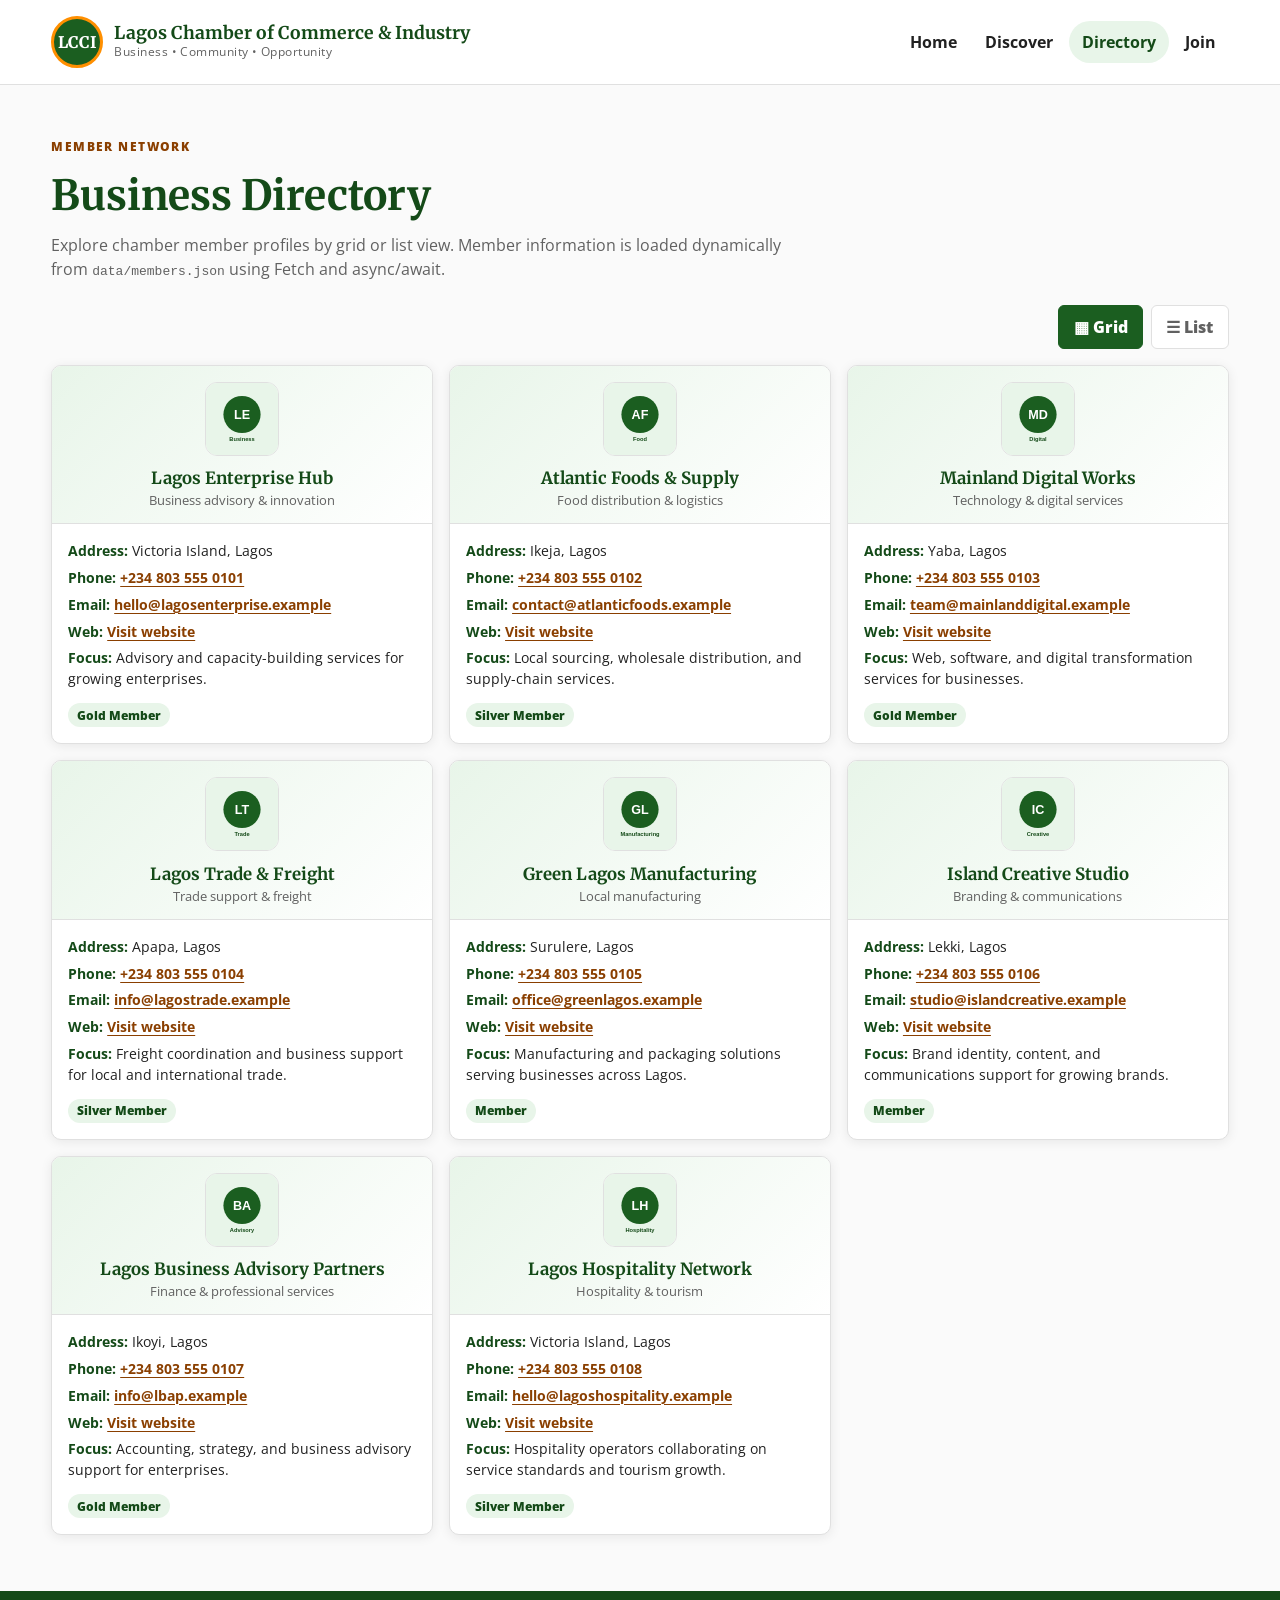
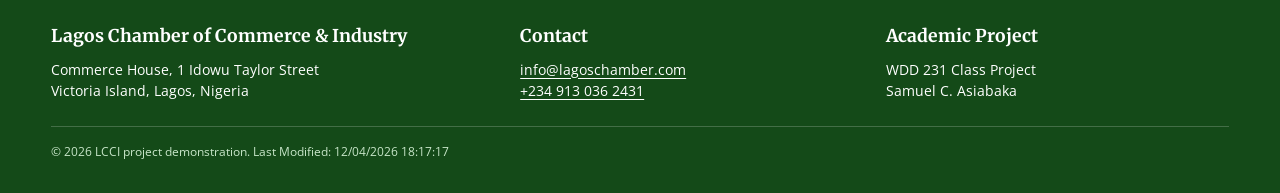
<file: chamber/directory.html>
<!doctype html>
<html lang="en-NG">
  <head>
    <meta charset="utf-8" />
    <meta name="viewport" content="width=device-width, initial-scale=1" />
    <meta
      name="description"
      content="Browse a responsive member directory for the Lagos Chamber of Commerce and Industry WDD 231 project."
    />
    <meta name="author" content="Samuel C. Asiabaka" />
    <meta property="og:title" content="LCCI Business Directory" />
    <meta
      property="og:description"
      content="Explore businesses and organizations in a responsive Lagos chamber member directory."
    />
    <meta
      property="og:image"
      content="https://samuelasiabaka.github.io/wdd231/chamber/images/lcci-social.svg"
    />

    <meta
      property="og:url"
      content="https://samuelasiabaka.github.io/wdd231/chamber/directory.html"
    />
    <meta property="og:type" content="website" />
    <title>
      LCCI Business Directory | Lagos Chamber of Commerce and Industry
    </title>
    <link rel="icon" href="images/favicon.svg" type="image/svg+xml" />
    <link rel="preconnect" href="https://fonts.googleapis.com" />
    <link rel="preconnect" href="https://fonts.gstatic.com" crossorigin />
    <link
      href="https://fonts.googleapis.com/css2?family=Merriweather:wght@700;800&family=Open+Sans:wght@400;600;700;800&display=swap"
      rel="stylesheet"
    />
    <link rel="stylesheet" href="styles/reset.css" />
    <link rel="stylesheet" href="styles/small.css" />
    <link rel="stylesheet" href="styles/larger.css" />
    <script src="scripts/main.js" defer></script>
  </head>
  <body>
    <a class="skip-link" href="#main">Skip to content</a>
    <header class="site-header">
      <div class="container header-inner">
        <a class="brand" href="index.html"
          ><span class="brand-mark" aria-hidden="true">LCCI</span
          ><span class="brand-text"
            ><strong>Lagos Chamber of Commerce & Industry</strong
            ><span>Business • Community • Opportunity</span></span
          ></a
        ><button
          class="menu-button"
          aria-label="Open navigation"
          aria-expanded="false"
        >
          ☰
        </button>
        <nav class="primary-nav" aria-label="Primary navigation">
          <ul>
            <li><a href="index.html">Home</a></li>
            <li><a href="discover.html">Discover</a></li>
            <li><a class="active" href="directory.html">Directory</a></li>
            <li><a href="join.html">Join</a></li>
          </ul>
        </nav>
      </div>
    </header>
    <main id="main">
      <div class="container">
        <span class="eyebrow">Member network</span>
        <h1 class="page-title">Business Directory</h1>
        <p class="page-intro">
          Explore chamber member profiles by grid or list view. Member
          information is loaded dynamically from
          <code>data/members.json</code> using Fetch and async/await.
        </p>
        <div class="directory-controls" aria-label="Directory view controls">
          <button
            class="view-button active"
            data-view="grid"
            aria-pressed="true"
          >
            ▦ Grid</button
          ><button class="view-button" data-view="list" aria-pressed="false">
            ☰ List
          </button>
        </div>
        <section aria-label="LCCI members">
          <div id="members" class="members">
            <div class="banner"><strong>Loading directory…</strong></div>
          </div>
        </section>
      </div>
    </main>
    <footer class="site-footer">
      <div class="container">
        <div class="footer-grid">
          <div>
            <h2 class="footer-title">Lagos Chamber of Commerce & Industry</h2>
            <p>
              Commerce House, 1 Idowu Taylor Street<br />Victoria Island, Lagos,
              Nigeria
            </p>
          </div>
          <div>
            <h2 class="footer-title">Contact</h2>
            <p>
              <a href="mailto:info@lagoschamber.com">info@lagoschamber.com</a
              ><br /><a href="tel:+2349130362431">+234 913 036 2431</a>
            </p>
          </div>
          <div>
            <h2 class="footer-title">Academic Project</h2>
            <p>WDD 231 Class Project<br />Samuel C. Asiabaka</p>
          </div>
        </div>
        <div class="footer-bottom">
          <span
            >© <span id="copyright-year"></span> LCCI project demonstration. </span
          ><span id="last-modified"></span>
        </div>
      </div>
    </footer>
  </body>
</html>
</file>
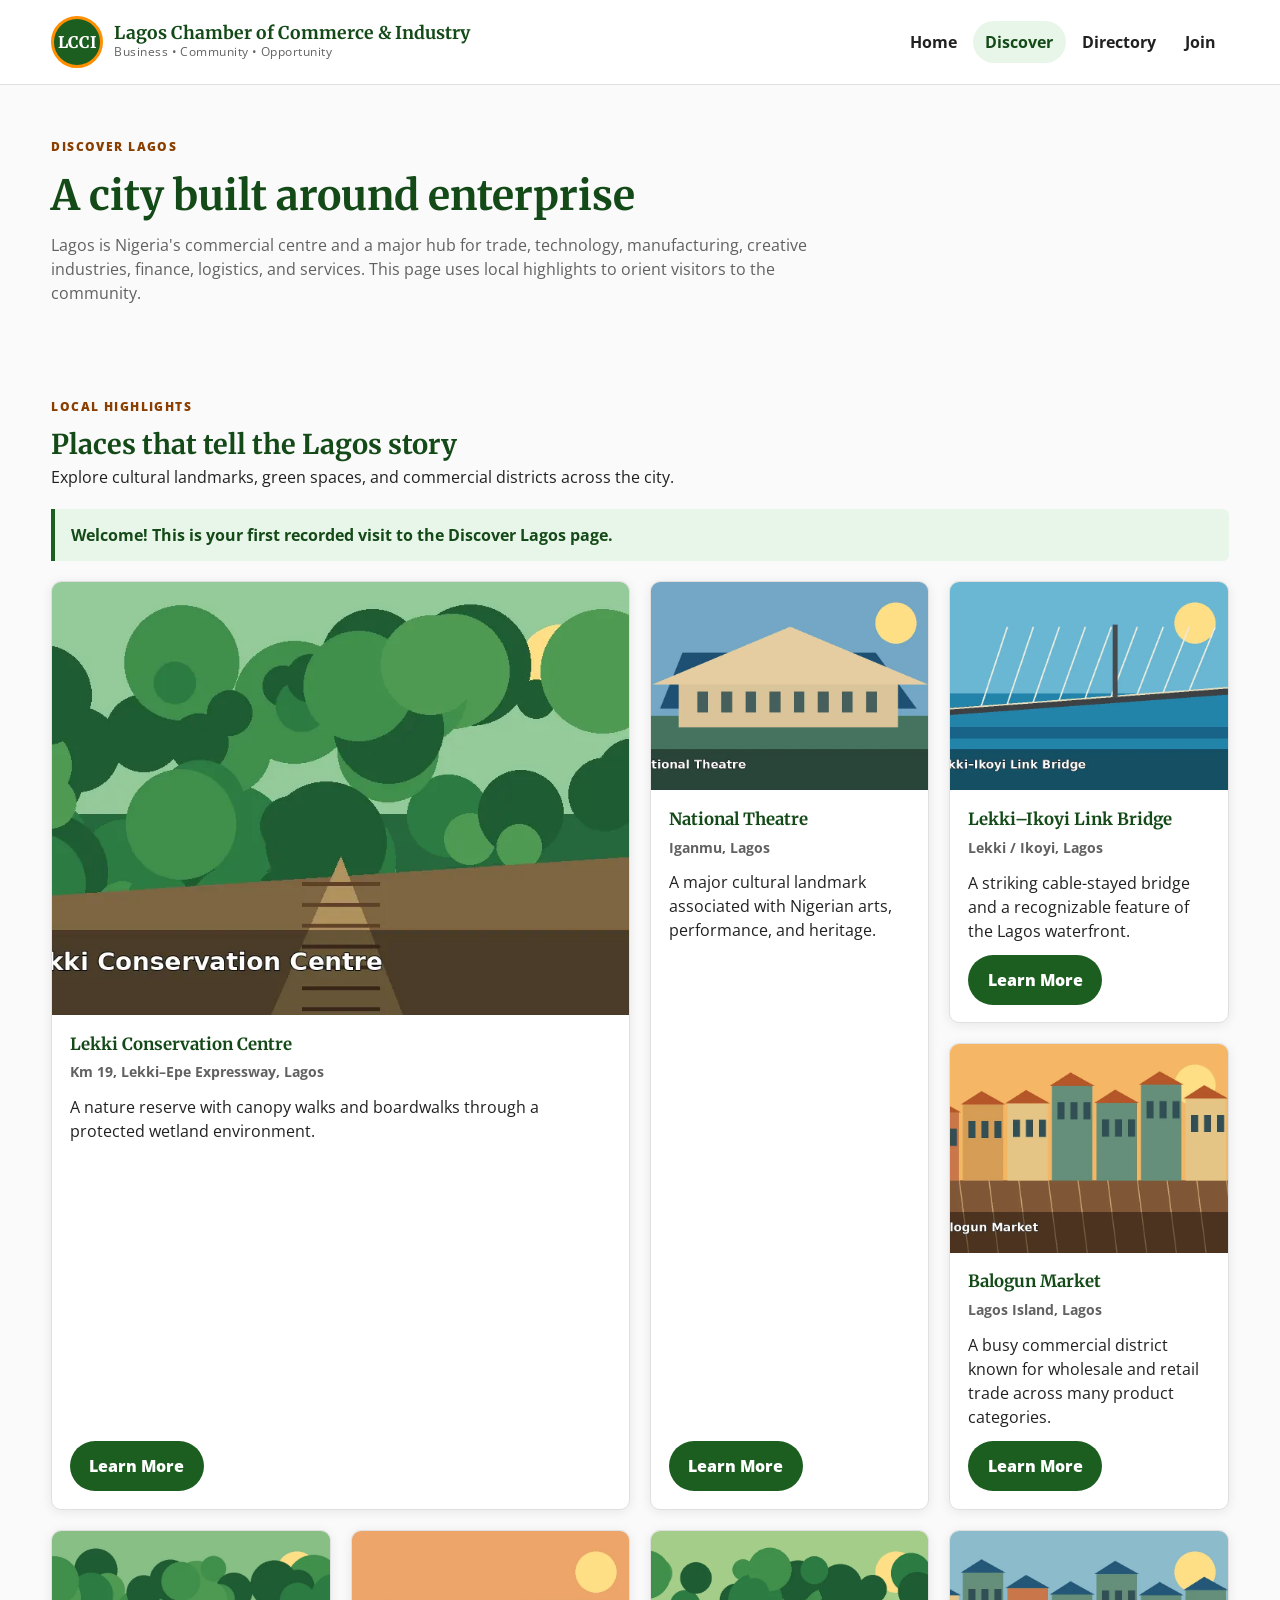
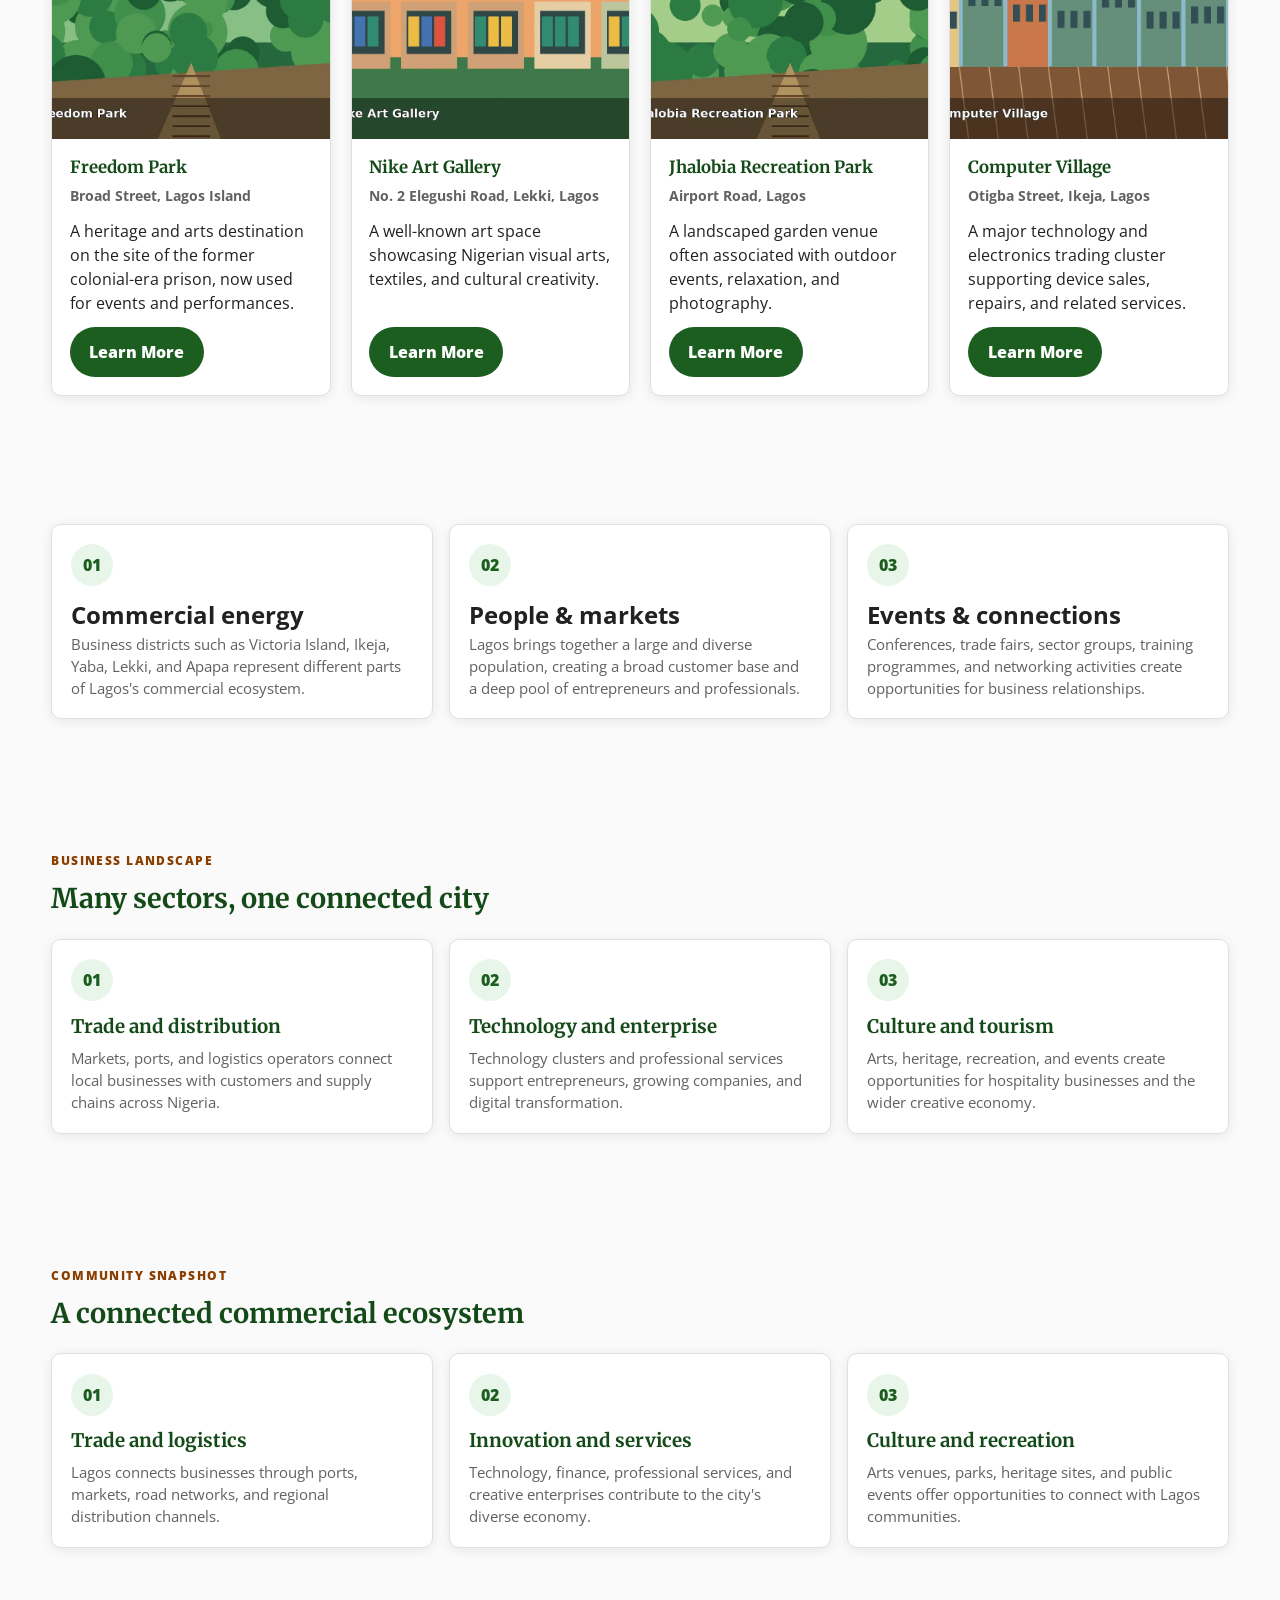
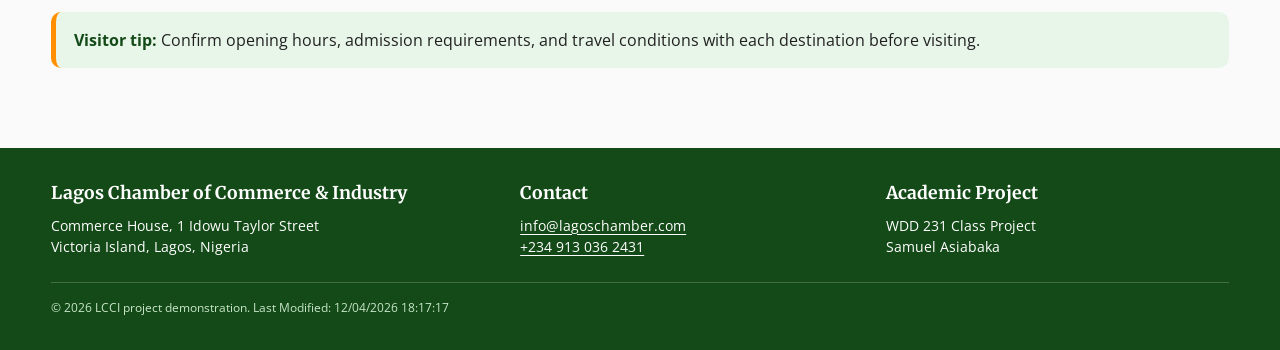
<file: chamber/discover.html>
<!doctype html>
<html lang="en-NG">
  <head>
    <meta charset="utf-8" />
    <meta name="viewport" content="width=device-width, initial-scale=1" />
    <meta
      name="description"
      content="Discover Lagos through a chamber project page featuring local context, demographics, places, and community opportunities."
    />
    <meta name="author" content="Samuel C. Asiabaka" />
    <meta
      property="og:title"
      content="Discover Lagos | Lagos Chamber of Commerce and Industry"
    />
    <meta
      property="og:description"
      content="Discover Lagos through a chamber project page featuring local context, demographics, places, and community opportunities."
    />
    <meta
      property="og:image"
      content="https://samuelasiabaka.github.io/wdd231/chamber/images/lcci-social.svg"
    />

    <meta
      property="og:url"
      content="https://samuelasiabaka.github.io/wdd231/chamber/discover.html"
    />
    <meta property="og:type" content="website" />
    <title>Discover Lagos | Lagos Chamber of Commerce and Industry</title>
    <link rel="icon" href="images/favicon.svg" type="image/svg+xml" />
    <link rel="preconnect" href="https://fonts.googleapis.com" />
    <link rel="preconnect" href="https://fonts.gstatic.com" crossorigin />
    <link
      href="https://fonts.googleapis.com/css2?family=Merriweather:wght@700;800&family=Open+Sans:wght@400;600;700;800&display=swap"
      rel="stylesheet"
    />
    <link rel="stylesheet" href="styles/reset.css" />
    <link rel="stylesheet" href="styles/small.css" />
    <link rel="stylesheet" href="styles/larger.css" />
    <script src="scripts/main.js" defer></script>
  </head>
  <body>
    <a class="skip-link" href="#main">Skip to content</a>
    <header class="site-header">
      <div class="container header-inner">
        <a class="brand" href="index.html"
          ><span class="brand-mark" aria-hidden="true">LCCI</span
          ><span class="brand-text"
            ><strong>Lagos Chamber of Commerce & Industry</strong
            ><span>Business • Community • Opportunity</span></span
          ></a
        ><button
          class="menu-button"
          aria-label="Open navigation"
          aria-expanded="false"
        >
          ☰
        </button>
        <nav class="primary-nav" aria-label="Primary navigation">
          <ul>
            <li><a href="index.html">Home</a></li>
            <li><a class="active" href="discover.html">Discover</a></li>
            <li><a href="directory.html">Directory</a></li>
            <li><a href="join.html">Join</a></li>
          </ul>
        </nav>
      </div>
    </header>
    <main id="main">
      <div class="container">
        <span class="eyebrow">Discover Lagos</span>
        <h1 class="page-title">A city built around enterprise</h1>
        <p class="page-intro">
          Lagos is Nigeria's commercial centre and a major hub for trade,
          technology, manufacturing, creative industries, finance, logistics,
          and services. This page uses local highlights to orient visitors to
          the community.
        </p>
        <section
          class="section discover-overview"
          aria-labelledby="discover-overview-title"
        >
          <div class="section-header">
            <span class="eyebrow">Local highlights</span>
            <h2 id="discover-overview-title">
              Places that tell the Lagos story
            </h2>
            <p>
              Explore cultural landmarks, green spaces, and commercial districts
              across the city.
            </p>
          </div>
          <p
            id="visit-message"
            class="visit-message"
            role="status"
            aria-live="polite"
          ></p>
          <div id="discover-grid" class="discover-grid" aria-live="polite">
            <p class="loading-message">Loading Lagos places…</p>
          </div>
        </section>
        <section class="section">
          <div class="cards-3">
            <article class="info-card">
              <div class="icon-circle">01</div>
              <h2>Commercial energy</h2>
              <p>
                Business districts such as Victoria Island, Ikeja, Yaba, Lekki,
                and Apapa represent different parts of Lagos's commercial
                ecosystem.
              </p>
            </article>
            <article class="info-card">
              <div class="icon-circle">02</div>
              <h2>People & markets</h2>
              <p>
                Lagos brings together a large and diverse population, creating a
                broad customer base and a deep pool of entrepreneurs and
                professionals.
              </p>
            </article>
            <article class="info-card">
              <div class="icon-circle">03</div>
              <h2>Events & connections</h2>
              <p>
                Conferences, trade fairs, sector groups, training programmes,
                and networking activities create opportunities for business
                relationships.
              </p>
            </article>
          </div>
        </section>
        <section class="section" aria-labelledby="business-title">
          <div class="section-header">
            <span class="eyebrow">Business landscape</span>
            <h2 id="business-title">Many sectors, one connected city</h2>
          </div>
          <div class="cards-3">
            <article class="info-card">
              <div class="icon-circle" aria-hidden="true">01</div>
              <h3>Trade and distribution</h3>
              <p>
                Markets, ports, and logistics operators connect local businesses
                with customers and supply chains across Nigeria.
              </p>
            </article>
            <article class="info-card">
              <div class="icon-circle" aria-hidden="true">02</div>
              <h3>Technology and enterprise</h3>
              <p>
                Technology clusters and professional services support
                entrepreneurs, growing companies, and digital transformation.
              </p>
            </article>
            <article class="info-card">
              <div class="icon-circle" aria-hidden="true">03</div>
              <h3>Culture and tourism</h3>
              <p>
                Arts, heritage, recreation, and events create opportunities for
                hospitality businesses and the wider creative economy.
              </p>
            </article>
          </div>
        </section>

        <section class="section" aria-labelledby="community-title">
          <div class="section-header">
            <span class="eyebrow">Community snapshot</span>
            <h2 id="community-title">A connected commercial ecosystem</h2>
          </div>
          <div class="cards-3">
            <article class="info-card">
              <div class="icon-circle" aria-hidden="true">01</div>
              <h3>Trade and logistics</h3>
              <p>
                Lagos connects businesses through ports, markets, road networks,
                and regional distribution channels.
              </p>
            </article>
            <article class="info-card">
              <div class="icon-circle" aria-hidden="true">02</div>
              <h3>Innovation and services</h3>
              <p>
                Technology, finance, professional services, and creative
                enterprises contribute to the city's diverse economy.
              </p>
            </article>
            <article class="info-card">
              <div class="icon-circle" aria-hidden="true">03</div>
              <h3>Culture and recreation</h3>
              <p>
                Arts venues, parks, heritage sites, and public events offer
                opportunities to connect with Lagos communities.
              </p>
            </article>
          </div>
        </section>
        <div class="banner">
          <strong>Visitor tip:</strong> Confirm opening hours, admission
          requirements, and travel conditions with each destination before
          visiting.
        </div>
      </div>
    </main>
    <footer class="site-footer">
      <div class="container">
        <div class="footer-grid">
          <div>
            <h2 class="footer-title">Lagos Chamber of Commerce & Industry</h2>
            <p>
              Commerce House, 1 Idowu Taylor Street<br />Victoria Island, Lagos,
              Nigeria
            </p>
          </div>
          <div>
            <h2 class="footer-title">Contact</h2>
            <p>
              <a href="mailto:info@lagoschamber.com">info@lagoschamber.com</a
              ><br /><a href="tel:+2349130362431">+234 913 036 2431</a>
            </p>
          </div>
          <div>
            <h2 class="footer-title">Academic Project</h2>
            <p>WDD 231 Class Project<br />Samuel Asiabaka</p>
          </div>
        </div>
        <div class="footer-bottom">
          <span
            >© <span id="copyright-year"></span> LCCI project demonstration. </span
          ><span id="last-modified"></span>
        </div>
      </div>
    </footer>
  </body>
</html>
</file>
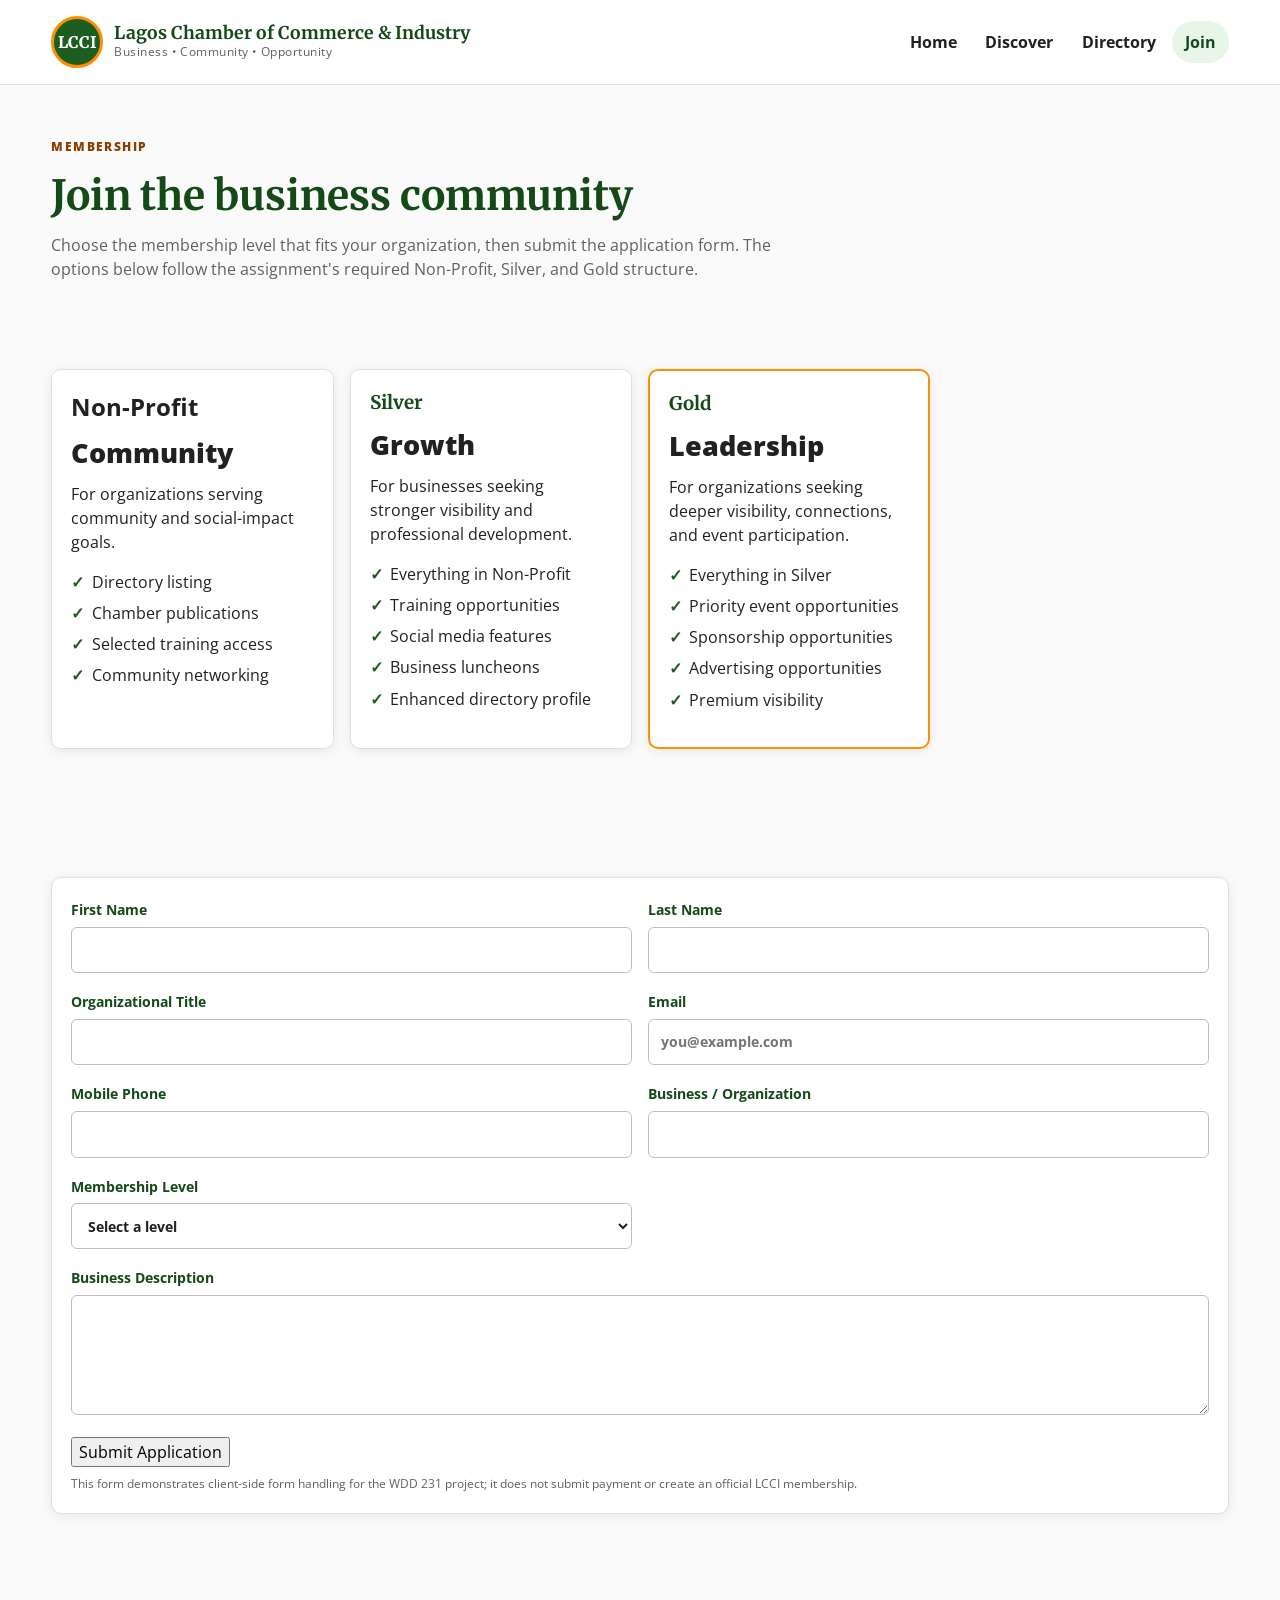
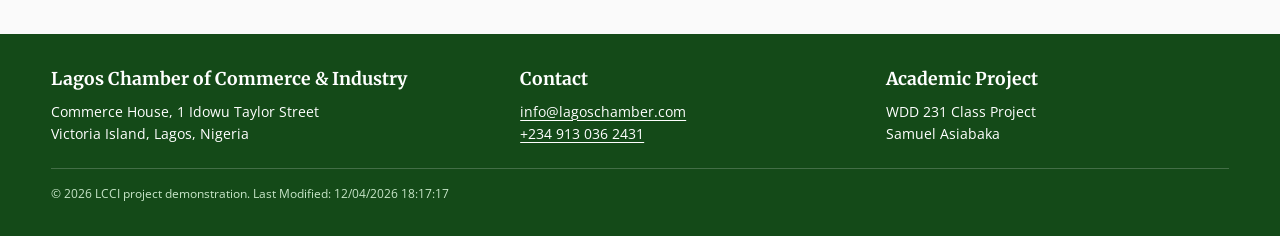
<file: chamber/join.html>
<!doctype html>
<html lang="en-NG">
  <head>
    <meta charset="utf-8" />
    <meta name="viewport" content="width=device-width, initial-scale=1" />
    <meta
      name="description"
      content="Learn about LCCI-style membership benefits and submit a membership application in this WDD 231 project."
    />
    <meta name="author" content="Samuel C. Asiabaka" />
    <meta property="og:title" content="Join LCCI" />
    <meta
      property="og:description"
      content="Membership options, benefits, and application form for the LCCI academic project."
    />
    <meta
      property="og:image"
      content="https://samuelasiabaka.github.io/wdd231/chamber/images/lcci-social.svg"
    />

    <meta
      property="og:url"
      content="https://samuelasiabaka.github.io/wdd231/chamber/join.html"
    />
    <meta property="og:type" content="website" />
    <title>Join LCCI | Lagos Chamber of Commerce and Industry</title>
    <link rel="icon" href="images/favicon.svg" type="image/svg+xml" />
    <link rel="preconnect" href="https://fonts.googleapis.com" />
    <link rel="preconnect" href="https://fonts.gstatic.com" crossorigin />
    <link
      href="https://fonts.googleapis.com/css2?family=Merriweather:wght@700;800&family=Open+Sans:wght@400;600;700;800&display=swap"
      rel="stylesheet"
    />
    <link rel="stylesheet" href="styles/reset.css" />
    <link rel="stylesheet" href="styles/small.css" />
    <link rel="stylesheet" href="styles/larger.css" />
    <script src="scripts/main.js" defer></script>
  </head>
  <body>
    <a class="skip-link" href="#main">Skip to content</a>
    <header class="site-header">
      <div class="container header-inner">
        <a class="brand" href="index.html"
          ><span class="brand-mark" aria-hidden="true">LCCI</span
          ><span class="brand-text"
            ><strong>Lagos Chamber of Commerce & Industry</strong
            ><span>Business • Community • Opportunity</span></span
          ></a
        ><button
          class="menu-button"
          aria-label="Open navigation"
          aria-expanded="false"
        >
          ☰
        </button>
        <nav class="primary-nav" aria-label="Primary navigation">
          <ul>
            <li><a href="index.html">Home</a></li>
            <li><a href="discover.html">Discover</a></li>
            <li><a href="directory.html">Directory</a></li>
            <li><a class="active" href="join.html">Join</a></li>
          </ul>
        </nav>
      </div>
    </header>
    <main id="main">
      <div class="container">
        <span class="eyebrow">Membership</span>
        <h1 class="page-title">Join the business community</h1>
        <p class="page-intro">
          Choose the membership level that fits your organization, then submit
          the application form. The options below follow the assignment's
          required Non-Profit, Silver, and Gold structure.
        </p>
        <section class="section">
          <div class="membership-grid">
            <article class="membership-card">
              <h2>Non-Profit</h2>
              <div class="price">Community</div>
              <p>
                For organizations serving community and social-impact goals.
              </p>
              <ul>
                <li>Directory listing</li>
                <li>Chamber publications</li>
                <li>Selected training access</li>
                <li>Community networking</li>
              </ul>
            </article>
            <article class="membership-card">
              <h3>Silver</h3>
              <div class="price">Growth</div>
              <p>
                For businesses seeking stronger visibility and professional
                development.
              </p>
              <ul>
                <li>Everything in Non-Profit</li>
                <li>Training opportunities</li>
                <li>Social media features</li>
                <li>Business luncheons</li>
                <li>Enhanced directory profile</li>
              </ul>
            </article>
            <article class="membership-card featured">
              <h3>Gold</h3>
              <div class="price">Leadership</div>
              <p>
                For organizations seeking deeper visibility, connections, and
                event participation.
              </p>
              <ul>
                <li>Everything in Silver</li>
                <li>Priority event opportunities</li>
                <li>Sponsorship opportunities</li>
                <li>Advertising opportunities</li>
                <li>Premium visibility</li>
              </ul>
            </article>
          </div>
        </section>
        <section class="section">
          <div class="form-card">
            <div id="form-success" class="success-message" role="status"></div>
            <form id="join-form" action="thankyou.html" method="get">
              <div class="form-grid">
                <div>
                  <label for="firstName"
                    >First Name
                    <input
                      type="text"
                      id="firstName"
                      name="firstName"
                      title="first name"
                      autocomplete="given-name"
                      required
                    />
                  </label>
                </div>
                <div>
                  <label for="lastName"
                    >Last Name
                    <input
                      type="text"
                      id="lastName"
                      name="lastName"
                      title="last name"
                      autocomplete="family-name"
                      required
                    />
                  </label>
                </div>
                <div>
                  <label for="title"
                    >Organizational Title
                    <input
                      type="text"
                      id="title"
                      name="title"
                      autocomplete="organization-title"
                      pattern="[A-Za-zÀ-ÿ .'-]{7,}"
                      title="Please enter at least 7 alphabetic characters."
                    />
                  </label>
                </div>
                <div>
                  <label for="email"
                    >Email<input
                      id="email"
                      name="email"
                      type="email"
                      autocomplete="email"
                      placeholder="you@example.com"
                      title="Enter your email address"
                      required
                    />
                  </label>
                </div>
                <div>
                  <label for="phone"
                    >Mobile Phone<input
                      id="phone"
                      name="phone"
                      type="tel"
                      autocomplete="tel"
                      title="Enter your mobile phone number"
                      required
                    />
                  </label>
                </div>
                <div>
                  <label for="organization"
                    >Business / Organization
                    <input
                      type="text"
                      id="organization"
                      name="organization"
                      autocomplete="organization"
                      title="Describe your organization"
                      required
                    />
                  </label>
                </div>
                <div>
                  <label for="membership"
                    >Membership Level<select
                      id="membership"
                      name="membership"
                      required
                    >
                      <option value="">Select a level</option>
                      <option>Non-Profit</option>
                      <option>Bronze</option>
                      <option>Silver</option>
                      <option>Gold</option>
                    </select></label
                  >
                </div>
                <div class="full">
                  <label for="description"
                    >Business Description<textarea
                      id="description"
                      name="description"
                      title="Business Description"
                      placeholder="Briefly describe your business or organization."
                    >
                    </textarea>
                  </label>
                </div>
                <div class="full">
                  <button class="button button-primary" type="submit">
                    Submit Application
                  </button>
                  <p class="form-note">
                    This form demonstrates client-side form handling for the WDD
                    231 project; it does not submit payment or create an
                    official LCCI membership.
                  </p>
                </div>
                <input type="hidden" id="timestamp" name="timestamp" />
              </div>
            </form>
          </div>
        </section>
      </div>
    </main>
    <footer class="site-footer">
      <div class="container">
        <div class="footer-grid">
          <div>
            <h2 class="footer-title">Lagos Chamber of Commerce & Industry</h2>
            <p>
              Commerce House, 1 Idowu Taylor Street<br />Victoria Island, Lagos,
              Nigeria
            </p>
          </div>
          <div>
            <h2 class="footer-title">Contact</h2>
            <p>
              <a href="mailto:info@lagoschamber.com">info@lagoschamber.com</a
              ><br /><a href="tel:+2349130362431">+234 913 036 2431</a>
            </p>
          </div>
          <div>
            <h2 class="footer-title">Academic Project</h2>
            <p>WDD 231 Class Project<br />Samuel Asiabaka</p>
          </div>
        </div>
        <div class="footer-bottom">
          <span
            >© <span id="copyright-year"></span> LCCI project demonstration. </span
          ><span id="last-modified"></span>
        </div>
      </div>
    </footer>
  </body>
</html>
</file>
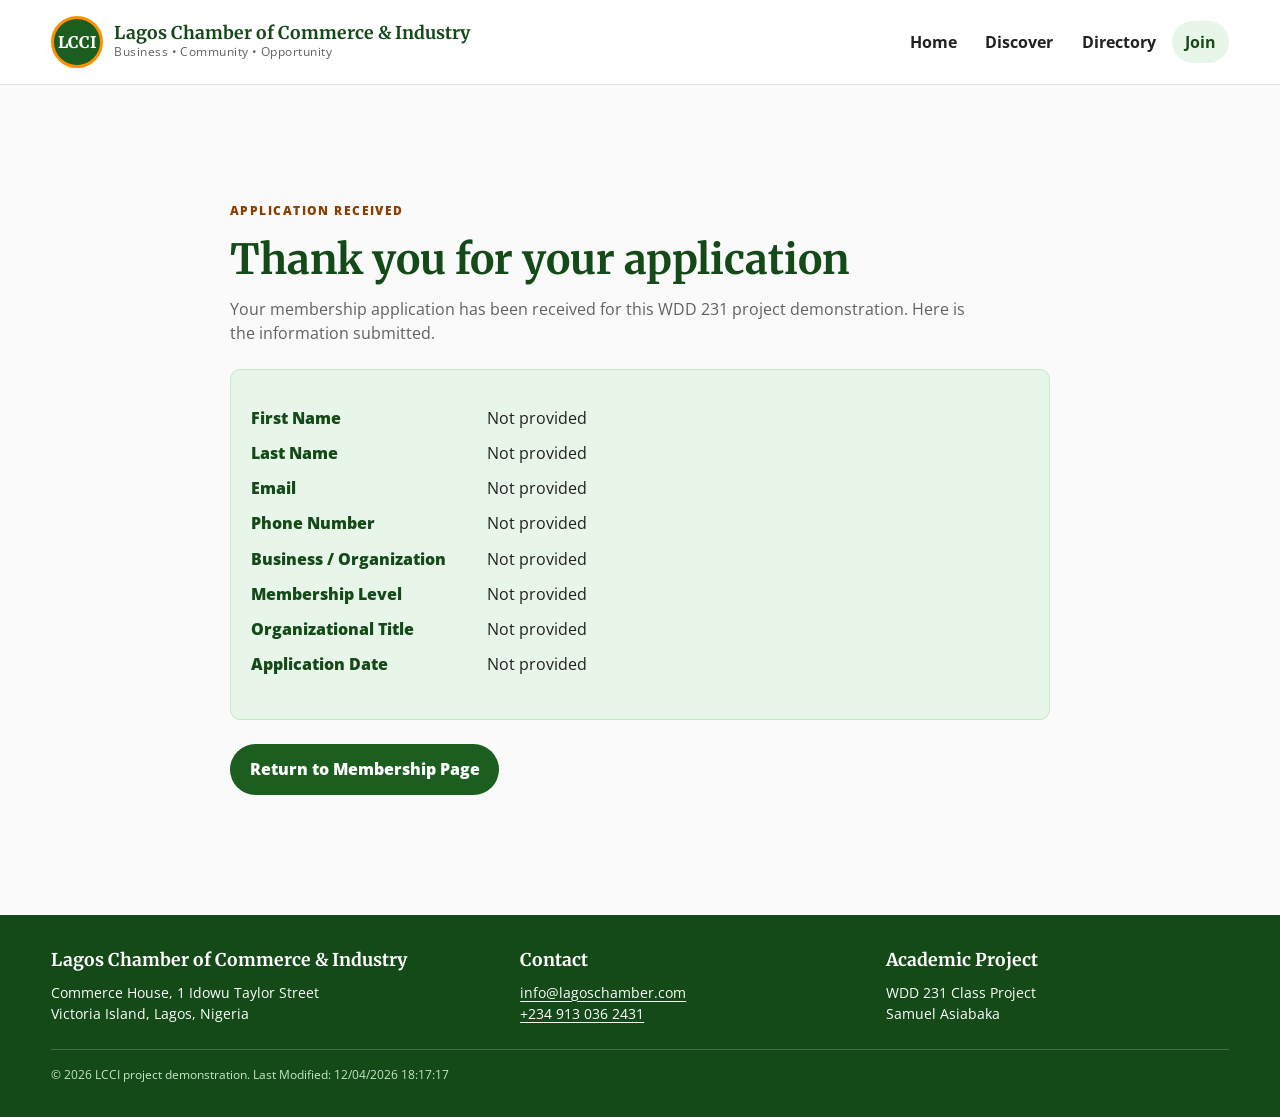
<file: chamber/thank-you.html>
<!doctype html>
<html lang="en-NG">
  <head>
    <meta charset="utf-8" />
    <meta name="viewport" content="width=device-width, initial-scale=1" />
    <meta
      name="description"
      content="Thank you for submitting a membership application for the LCCI WDD 231 project."
    />
    <meta name="author" content="Samuel Asiabaka" />
    <meta
      property="og:title"
      content="Membership Application Received | LCCI"
    />
    <meta
      property="og:description"
      content="Confirmation of a membership application for the LCCI WDD 231 project."
    />
    <meta
      property="og:image"
      content="https://samuelasiabaka.github.io/wdd231/chamber/images/lcci-social.svg"
    />
    <meta
      property="og:url"
      content="https://samuelasiabaka.github.io/wdd231/chamber/thank-you.html"
    />
    <meta property="og:type" content="website" />
    <title>Application Received | LCCI</title>
    <link rel="icon" href="images/favicon.svg" type="image/svg+xml" />
    <link rel="preconnect" href="https://fonts.googleapis.com" />
    <link rel="preconnect" href="https://fonts.gstatic.com" crossorigin />
    <link
      href="https://fonts.googleapis.com/css2?family=Merriweather:wght@700;800&family=Open+Sans:wght@400;600;700;800&display=swap"
      rel="stylesheet"
    />
    <link rel="stylesheet" href="styles/reset.css" />
    <link rel="stylesheet" href="styles/small.css" />
    <link rel="stylesheet" href="styles/larger.css" />
    <script src="scripts/main.js" defer></script>
    <script src="scripts/thank-you.js" defer></script>
  </head>
  <body>
    <a class="skip-link" href="#main">Skip to content</a>
    <header class="site-header">
      <div class="container header-inner">
        <a class="brand" href="index.html">
          <span class="brand-mark" aria-hidden="true">LCCI</span>
          <span class="brand-text"
            ><strong>Lagos Chamber of Commerce &amp; Industry</strong
            ><span>Business • Community • Opportunity</span></span
          >
        </a>
        <button
          class="menu-button"
          aria-label="Open navigation"
          aria-expanded="false"
        >
          ☰
        </button>
        <nav class="primary-nav" aria-label="Primary navigation">
          <ul>
            <li><a href="index.html">Home</a></li>
            <li><a href="discover.html">Discover</a></li>
            <li><a href="directory.html">Directory</a></li>
            <li><a class="active" href="join.html">Join</a></li>
          </ul>
        </nav>
      </div>
    </header>

    <main id="main">
      <div class="container">
        <section class="section thankyou-card" aria-labelledby="thankyou-title">
          <span class="eyebrow">Application Received</span>
          <h1 id="thankyou-title" class="page-title">
            Thank you for your application
          </h1>
          <p class="page-intro">
            Your membership application has been received for this WDD 231
            project demonstration. Here is the information submitted.
          </p>
          <div
            id="submission-details"
            class="submission-details"
            aria-live="polite"
          ></div>
          <a class="btn btn-primary" href="join.html"
            >Return to Membership Page</a
          >
        </section>
      </div>
    </main>

    <footer class="site-footer">
      <div class="container">
        <div class="footer-grid">
          <div>
            <h2 class="footer-title">Lagos Chamber of Commerce & Industry</h2>
            <p>
              Commerce House, 1 Idowu Taylor Street<br />Victoria Island, Lagos,
              Nigeria
            </p>
          </div>
          <div>
            <h2 class="footer-title">Contact</h2>
            <p>
              <a href="mailto:info@lagoschamber.com">info@lagoschamber.com</a
              ><br /><a href="tel:+2349130362431">+234 913 036 2431</a>
            </p>
          </div>
          <div>
            <h2 class="footer-title">Academic Project</h2>
            <p>WDD 231 Class Project<br />Samuel Asiabaka</p>
          </div>
        </div>
        <div class="footer-bottom">
          <span
            >© <span id="copyright-year"></span> LCCI project demonstration. </span
          ><span id="last-modified"></span>
        </div>
      </div>
    </footer>
  </body>
</html>
</file>
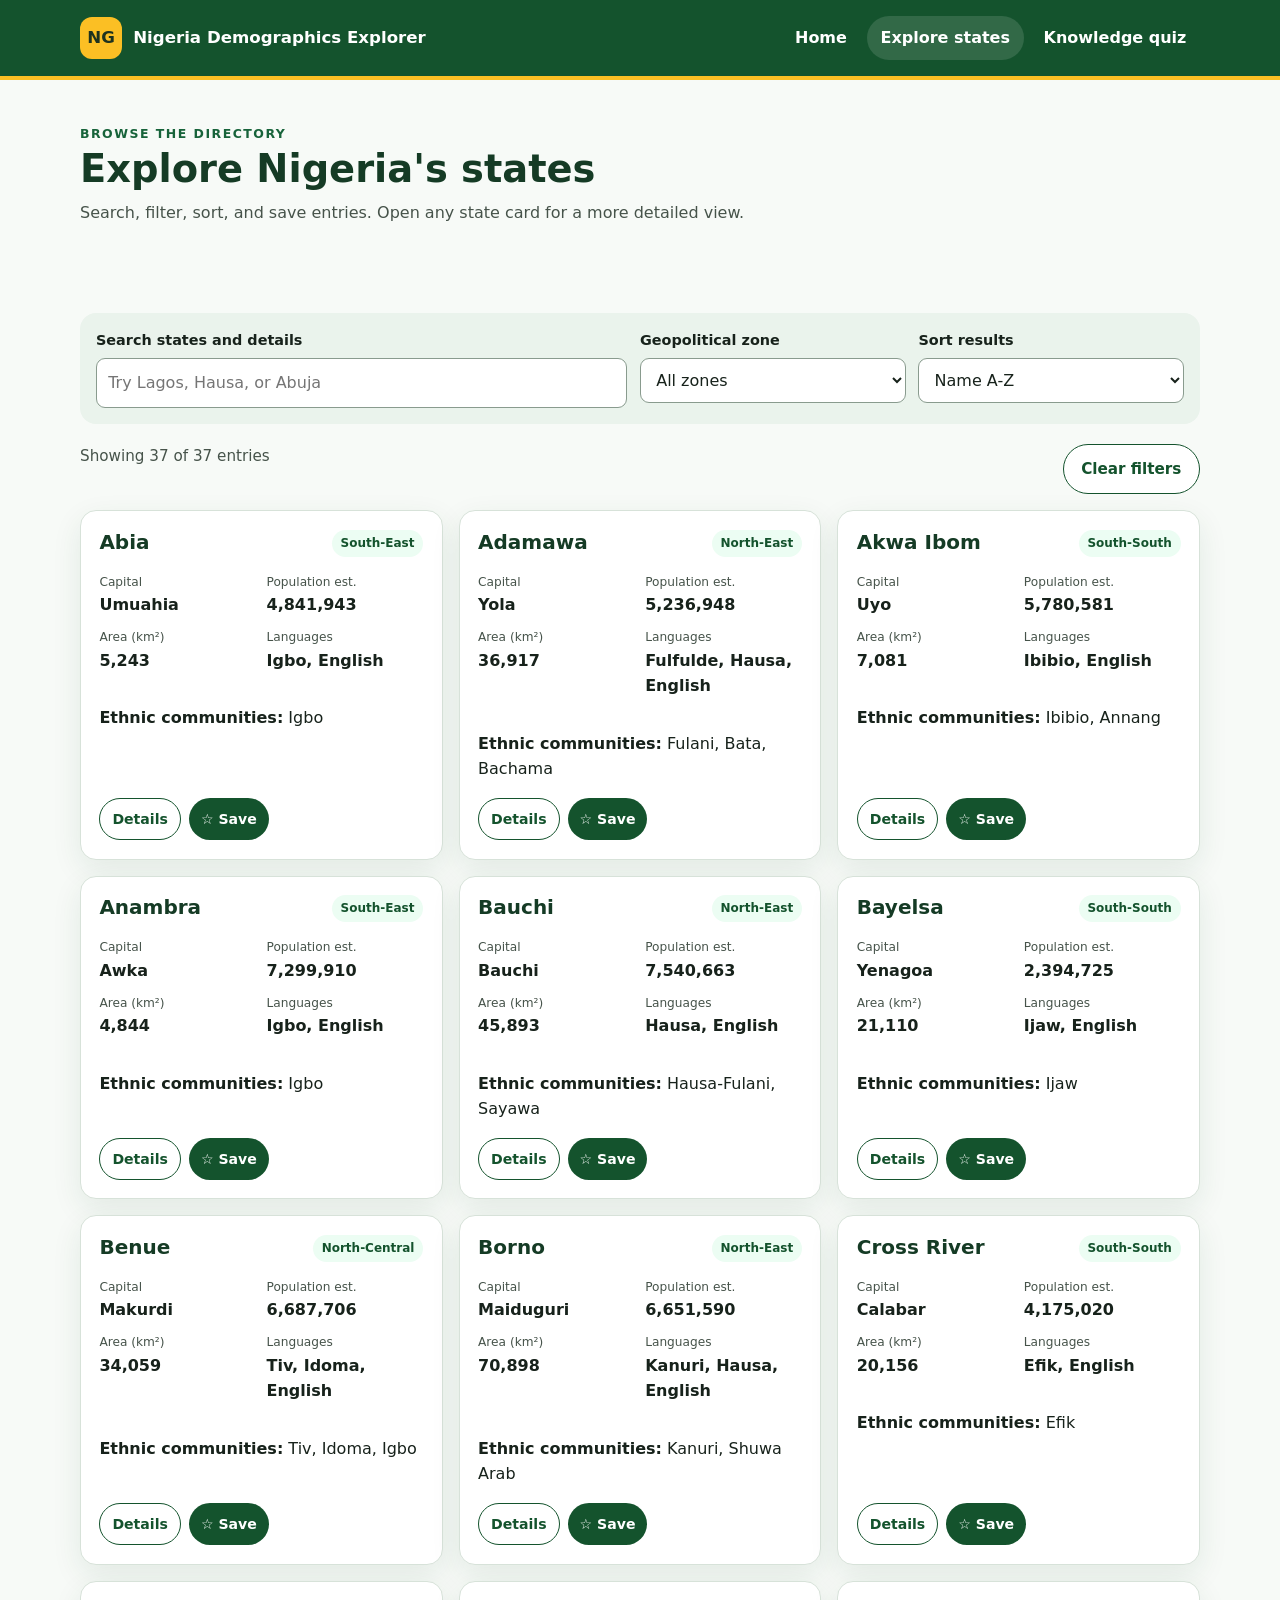
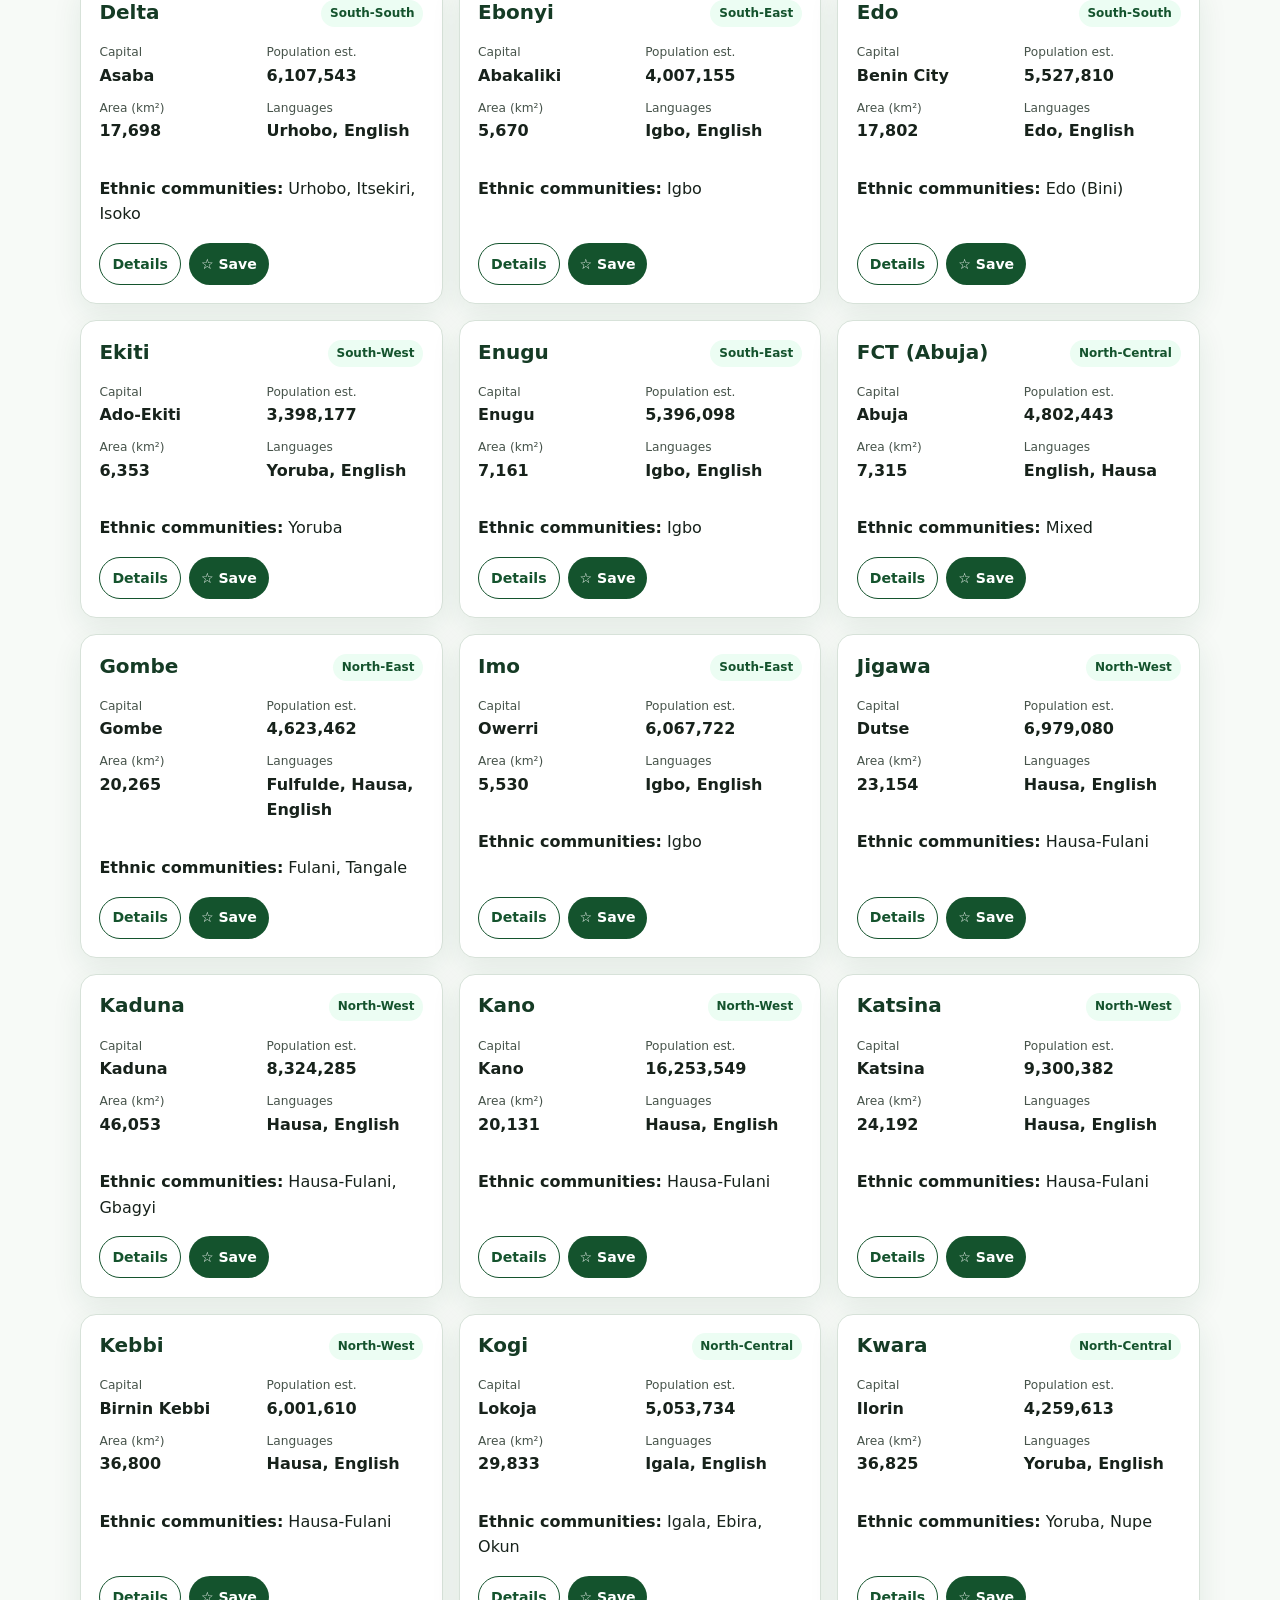
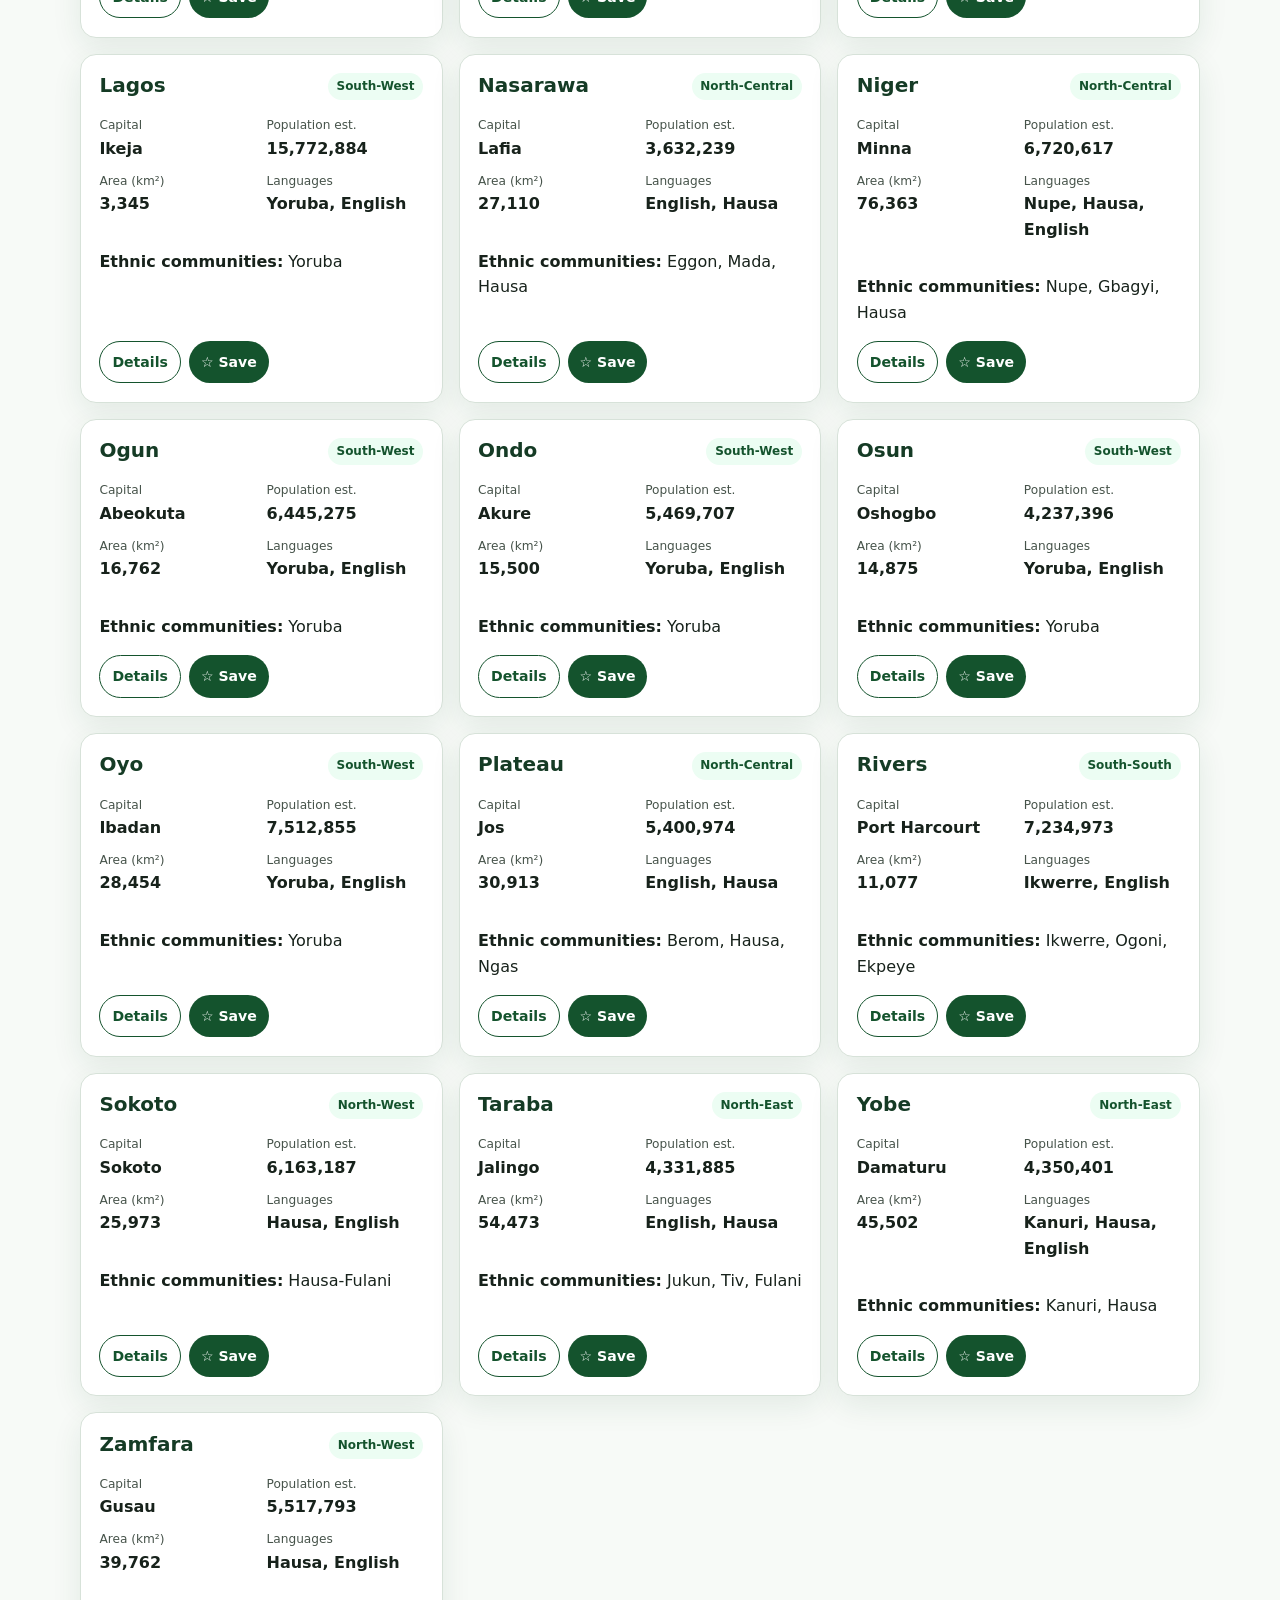
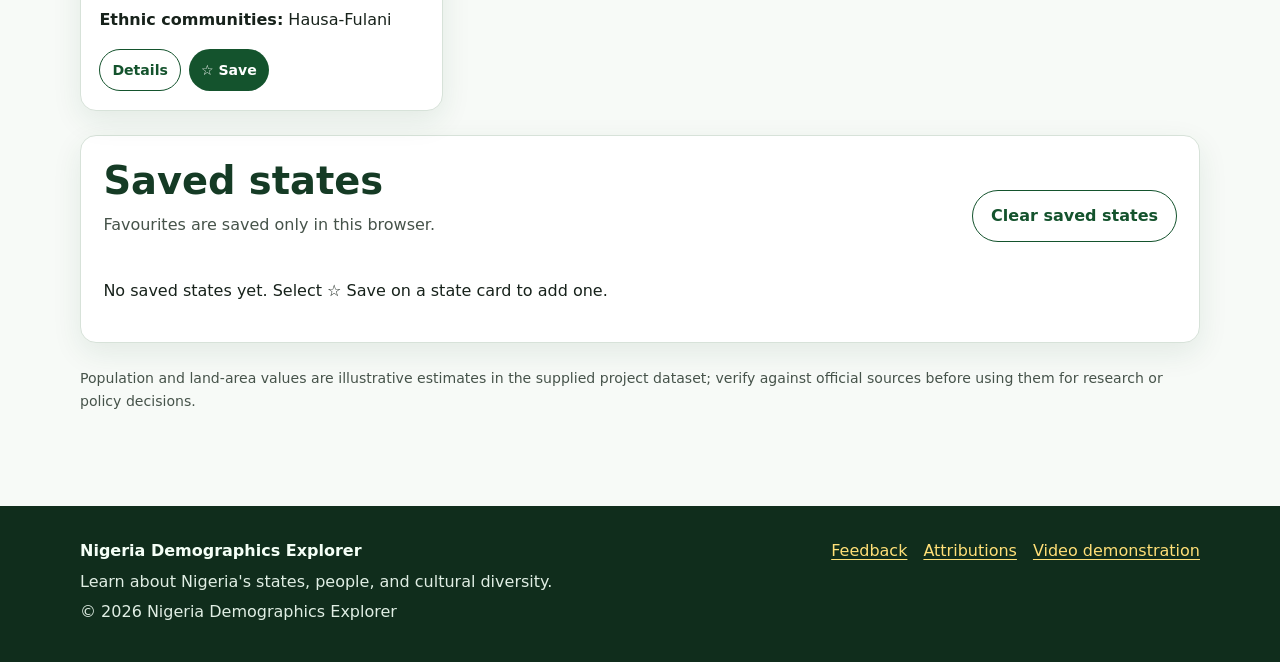
<file: project/explore.html>
<!doctype html>
<html lang="en">
  <head>
    <meta charset="utf-8" />
    <meta name="viewport" content="width=device-width,initial-scale=1" />
    <title>Explore Nigerian States | Nigeria Demographics Explorer</title>
    <meta
      name="description"
      content="Search and compare Nigeria's states and FCT by capital, geopolitical zone, population estimate, area, ethnic communities, and languages."
    />
    <meta name="author" content="Samuel Asiabaka" />
    <meta name="theme-color" content="#14532d" />
    <link rel="icon" href="favicon.svg" type="image/svg+xml" />
    <meta property="og:type" content="website" />
    <meta
      property="og:title"
      content="Explore Nigerian States | Nigeria Demographics Explorer"
    />
    <meta
      property="og:description"
      content="Search and compare Nigeria's states and FCT by capital, geopolitical zone, population estimate, area, ethnic communities, and languages."
    />
    <meta property="og:image" content="favicon.svg" />
    <meta property="og:site_name" content="Nigeria Demographics Explorer" />
    <link rel="stylesheet" href="styles/styles.css" />
    <script type="module" src="scripts/explore.mjs"></script>
  </head>
  <body>
    <a class="skip-link" href="#main">Skip to content</a>
    <header class="site-header">
      <div class="wrap header-inner">
        <a class="brand" href="index.html"
          ><span class="brand-mark" aria-hidden="true">NG</span
          ><span>Nigeria Demographics Explorer</span></a
        ><button
          class="nav-toggle"
          id="navToggle"
          aria-expanded="false"
          aria-controls="mainNav"
          aria-label="Open navigation menu"
        >
          ☰ Menu
        </button>
        <nav class="main-nav" id="mainNav" aria-label="Main navigation">
          <a href="index.html" data-nav="index">Home</a
          ><a href="explore.html" data-nav="explore">Explore states</a
          ><a href="quiz.html" data-nav="quiz">Knowledge quiz</a>
        </nav>
      </div>
    </header>
    <main id="main">
      <section class="page-heading">
        <div class="wrap">
          <span class="eyebrow">Browse the directory</span>
          <h1>Explore Nigeria's states</h1>
          <p>
            Search, filter, sort, and save entries. Open any state card for a
            more detailed view.
          </p>
        </div>
      </section>
      <section class="section">
        <div class="wrap">
          <div class="toolbar" role="search">
            <div class="field">
              <label for="searchInput">Search states and details</label
              ><input
                id="searchInput"
                type="search"
                placeholder="Try Lagos, Hausa, or Abuja"
                autocomplete="off"
              />
            </div>
            <div class="field">
              <label for="regionFilter">Geopolitical zone</label
              ><select id="regionFilter">
                <option value="">All zones</option>
                <option>North-Central</option>
                <option>North-East</option>
                <option>North-West</option>
                <option>South-East</option>
                <option>South-South</option>
                <option>South-West</option>
              </select>
            </div>
            <div class="field">
              <label for="sortSelect">Sort results</label
              ><select id="sortSelect">
                <option value="name-asc">Name A-Z</option>
                <option value="name-desc">Name Z-A</option>
                <option value="pop-desc">Population: high to low</option>
                <option value="pop-asc">Population: low to high</option>
                <option value="area-desc">Area: largest first</option>
              </select>
            </div>
          </div>
          <div class="result-line">
            <span id="resultCount" aria-live="polite">Loading state data…</span
            ><button id="clearFilters" class="outline" type="button">
              Clear filters
            </button>
          </div>
          <div id="stateGrid" class="state-grid" aria-live="polite">
            <p class="empty">Loading state records…</p>
          </div>
          <section class="panel" id="favorites">
            <div class="section-head">
              <div>
                <h2>Saved states</h2>
                <p>Favourites are saved only in this browser.</p>
              </div>
              <button id="clearFavorites" class="outline" type="button">
                Clear saved states
              </button>
            </div>
            <div id="favoritesList" class="favorites-list">
              <p>No saved states yet.</p>
            </div>
          </section>
          <p class="data-source">
            Population and land-area values are illustrative estimates in the
            supplied project dataset; verify against official sources before
            using them for research or policy decisions.
          </p>
        </div>
      </section>
      <dialog class="modal" id="stateDialog" aria-labelledby="dialogTitle">
        <div class="modal-inner">
          <button
            class="modal-close"
            id="closeDialog"
            type="button"
            aria-label="Close state details"
          >
            Close ✕
          </button>
          <div id="dialogContent"></div>
        </div>
      </dialog>
    </main>
    <footer class="site-footer">
      <div class="wrap footer-grid">
        <div>
          <strong>Nigeria Demographics Explorer</strong>
          <p>Learn about Nigeria's states, people, and cultural diversity.</p>
          <p>© <span id="year"></span> Nigeria Demographics Explorer</p>
        </div>
        <nav aria-label="Footer navigation">
          <a href="feedback.html">Feedback</a
          ><a href="attributions.html">Attributions</a
          ><a
            href="https://www.loom.com/share/c71a80b4f23f415fb1861a3dcba4d957"
            target="_blank"
            rel="noopener noreferrer"
            >Video demonstration</a
          >
        </nav>
      </div>
    </footer>
    <script type="module" src="scripts/common.mjs"></script>
  </body>
</html>
</file>
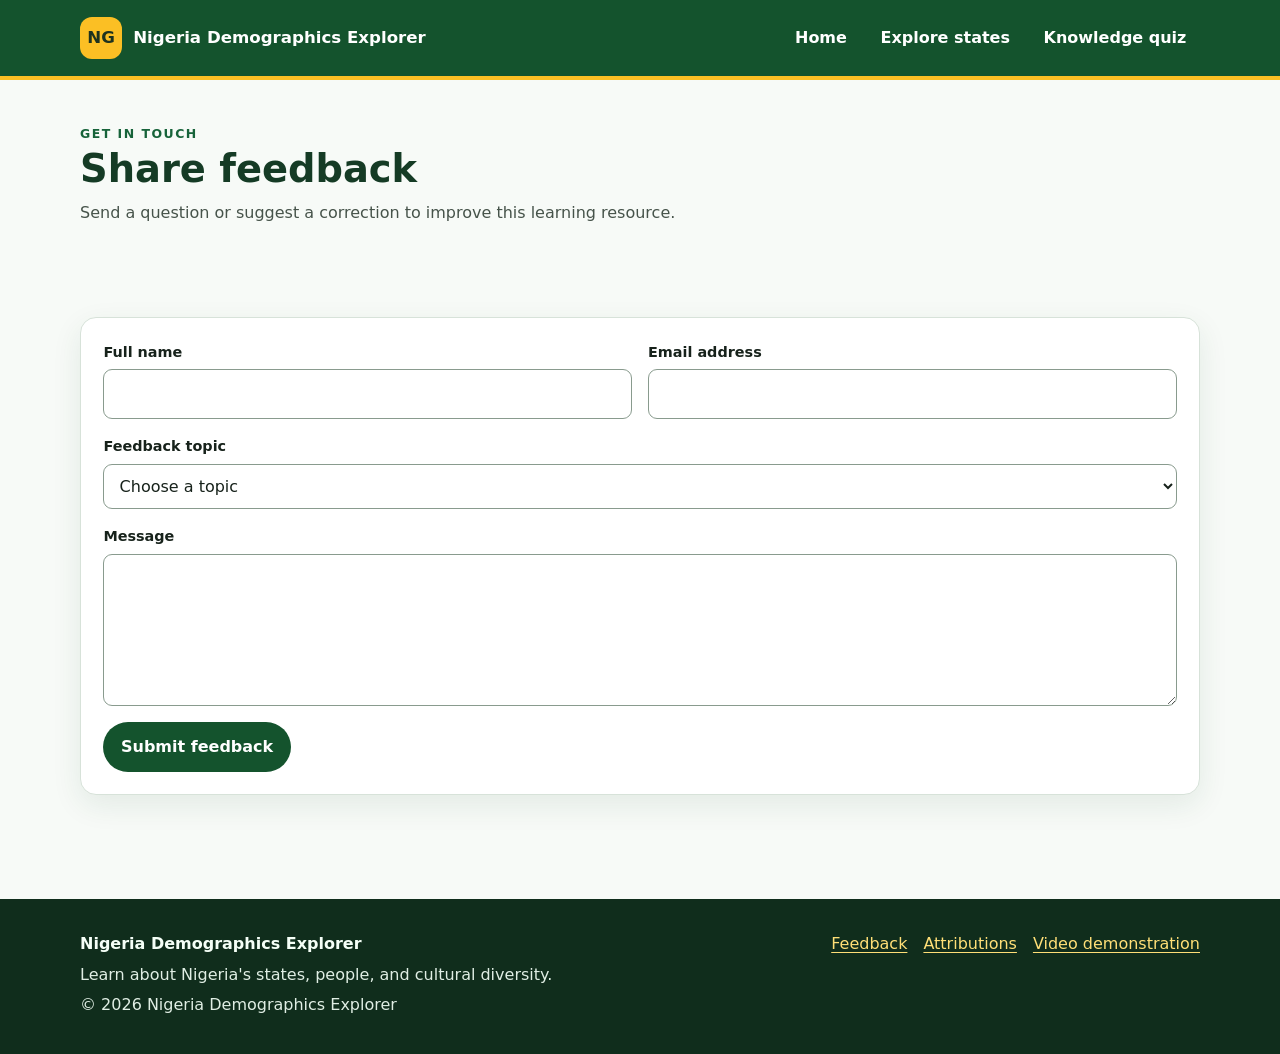
<file: project/feedback.html>
<!doctype html>
<html lang="en">
  <head>
    <meta charset="utf-8" />
    <meta name="viewport" content="width=device-width,initial-scale=1" />
    <title>Share Feedback | Nigeria Demographics Explorer</title>
    <meta
      name="description"
      content="Share a correction or suggestion about the Nigeria Demographics Explorer."
    />
    <meta name="author" content="Samuel Asiabaka" />
    <meta name="theme-color" content="#14532d" />
    <link rel="icon" href="favicon.svg" type="image/svg+xml" />
    <meta property="og:type" content="website" />
    <meta
      property="og:title"
      content="Share Feedback | Nigeria Demographics Explorer"
    />
    <meta
      property="og:description"
      content="Share a correction or suggestion about the Nigeria Demographics Explorer."
    />
    <meta property="og:image" content="favicon.svg" />
    <meta property="og:site_name" content="Nigeria Demographics Explorer" />
    <link rel="stylesheet" href="styles/styles.css" />
  </head>
  <body>
    <a class="skip-link" href="#main">Skip to content</a>
    <header class="site-header">
      <div class="wrap header-inner">
        <a class="brand" href="index.html"
          ><span class="brand-mark" aria-hidden="true">NG</span
          ><span>Nigeria Demographics Explorer</span></a
        ><button
          class="nav-toggle"
          id="navToggle"
          aria-expanded="false"
          aria-controls="mainNav"
          aria-label="Open navigation menu"
        >
          ☰ Menu
        </button>
        <nav class="main-nav" id="mainNav" aria-label="Main navigation">
          <a href="index.html" data-nav="index">Home</a
          ><a href="explore.html" data-nav="explore">Explore states</a
          ><a href="quiz.html" data-nav="quiz">Knowledge quiz</a>
        </nav>
      </div>
    </header>
    <main id="main">
      <section class="page-heading">
        <div class="wrap">
          <span class="eyebrow">Get in touch</span>
          <h1>Share feedback</h1>
          <p>
            Send a question or suggest a correction to improve this learning
            resource.
          </p>
        </div>
      </section>
      <section class="section">
        <div class="wrap">
          <div class="form-card panel">
            <form action="thankyou.html" method="get">
              <div class="form-grid">
                <div class="field">
                  <label for="name">Full name</label
                  ><input
                    id="name"
                    name="name"
                    autocomplete="name"
                    required
                    maxlength="80"
                  />
                </div>
                <div class="field">
                  <label for="email">Email address</label
                  ><input
                    id="email"
                    name="email"
                    type="email"
                    autocomplete="email"
                    required
                  />
                </div>
                <div class="field span-2">
                  <label for="topic">Feedback topic</label
                  ><select id="topic" name="topic" required>
                    <option value="">Choose a topic</option>
                    <option>Data correction</option>
                    <option>Accessibility</option>
                    <option>Website suggestion</option>
                    <option>General question</option>
                  </select>
                </div>
                <div class="field span-2">
                  <label for="message">Message</label
                  ><textarea
                    id="message"
                    name="message"
                    rows="5"
                    required
                    maxlength="1000"
                  ></textarea>
                </div>
              </div>
              <div class="form-actions">
                <button type="submit">Submit feedback</button>
              </div>
            </form>
          </div>
        </div>
      </section>
    </main>
    <footer class="site-footer">
      <div class="wrap footer-grid">
        <div>
          <strong>Nigeria Demographics Explorer</strong>
          <p>Learn about Nigeria's states, people, and cultural diversity.</p>
          <p>© <span id="year"></span> Nigeria Demographics Explorer</p>
        </div>
        <nav aria-label="Footer navigation">
          <a href="feedback.html">Feedback</a
          ><a href="attributions.html">Attributions</a
          ><a
            href="https://www.loom.com/share/c71a80b4f23f415fb1861a3dcba4d957"
            target="_blank"
            rel="noopener noreferrer"
            >Video demonstration</a
          >
        </nav>
      </div>
    </footer>
    <script type="module" src="scripts/common.mjs"></script>
  </body>
</html>
</file>
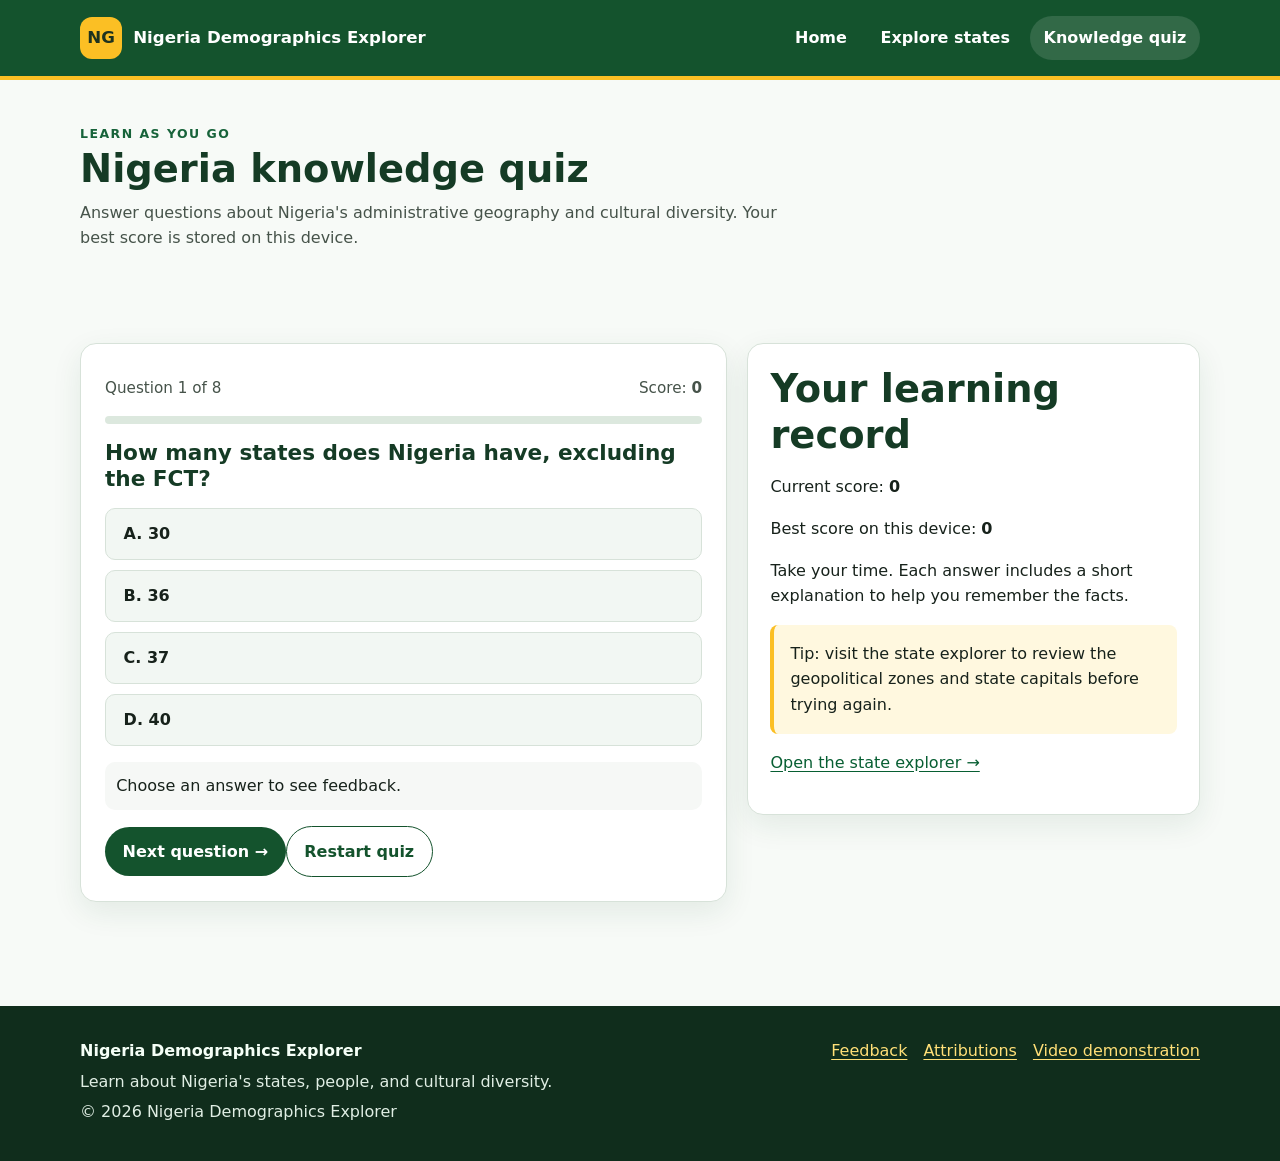
<file: project/quiz.html>
<!doctype html>
<html lang="en">
  <head>
    <meta charset="utf-8" />
    <meta name="viewport" content="width=device-width,initial-scale=1" />
    <title>Nigeria Demographics Quiz | Nigeria Demographics Explorer</title>
    <meta
      name="description"
      content="Test your knowledge of Nigeria's states, geopolitical zones, languages, and cultural diversity with an interactive quiz."
    />
    <meta name="author" content="Samuel Asiabaka" />
    <meta name="theme-color" content="#14532d" />
    <link rel="icon" href="favicon.svg" type="image/svg+xml" />
    <meta property="og:type" content="website" />
    <meta
      property="og:title"
      content="Nigeria Demographics Quiz | Nigeria Demographics Explorer"
    />
    <meta
      property="og:description"
      content="Test your knowledge of Nigeria's states, geopolitical zones, languages, and cultural diversity with an interactive quiz."
    />
    <meta property="og:image" content="favicon.svg" />
    <meta property="og:site_name" content="Nigeria Demographics Explorer" />
    <link rel="stylesheet" href="styles/styles.css" />
    <script type="module" src="scripts/quiz.mjs"></script>
  </head>
  <body>
    <a class="skip-link" href="#main">Skip to content</a>
    <header class="site-header">
      <div class="wrap header-inner">
        <a class="brand" href="index.html"
          ><span class="brand-mark" aria-hidden="true">NG</span
          ><span>Nigeria Demographics Explorer</span></a
        ><button
          class="nav-toggle"
          id="navToggle"
          aria-expanded="false"
          aria-controls="mainNav"
          aria-label="Open navigation menu"
        >
          ☰ Menu
        </button>
        <nav class="main-nav" id="mainNav" aria-label="Main navigation">
          <a href="index.html" data-nav="index">Home</a
          ><a href="explore.html" data-nav="explore">Explore states</a
          ><a href="quiz.html" data-nav="quiz">Knowledge quiz</a>
        </nav>
      </div>
    </header>
    <main id="main">
      <section class="page-heading">
        <div class="wrap">
          <span class="eyebrow">Learn as you go</span>
          <h1>Nigeria knowledge quiz</h1>
          <p>
            Answer questions about Nigeria's administrative geography and
            cultural diversity. Your best score is stored on this device.
          </p>
        </div>
      </section>
      <section class="section">
        <div class="wrap quiz-layout">
          <article class="panel question-card">
            <div class="result-line">
              <span id="questionCount">Question 1 of 8</span
              ><span>Score: <strong id="score">0</strong></span>
            </div>
            <div
              class="progress"
              role="progressbar"
              aria-label="Quiz progress"
              aria-valuemin="0"
              aria-valuemax="8"
              aria-valuenow="0"
              id="progress"
            >
              <span id="progressBar"></span>
            </div>
            <h2 id="questionText">Loading question…</h2>
            <div id="answers" class="answers"></div>
            <p id="feedback" class="feedback" aria-live="polite">
              Choose an answer to see feedback.
            </p>
            <div class="form-actions">
              <button id="nextQuestion" type="button" disabled>
                Next question →</button
              ><button id="restartQuiz" class="outline" type="button">
                Restart quiz
              </button>
            </div>
          </article>
          <aside class="panel">
            <h2>Your learning record</h2>
            <p>Current score: <strong id="sideScore">0</strong></p>
            <p>Best score on this device: <strong id="bestScore">0</strong></p>
            <p>
              Take your time. Each answer includes a short explanation to help
              you remember the facts.
            </p>
            <div class="notice">
              Tip: visit the state explorer to review the geopolitical zones and
              state capitals before trying again.
            </div>
            <p><a href="explore.html">Open the state explorer →</a></p>
          </aside>
        </div>
      </section>
    </main>
    <footer class="site-footer">
      <div class="wrap footer-grid">
        <div>
          <strong>Nigeria Demographics Explorer</strong>
          <p>Learn about Nigeria's states, people, and cultural diversity.</p>
          <p>© <span id="year"></span> Nigeria Demographics Explorer</p>
        </div>
        <nav aria-label="Footer navigation">
          <a href="feedback.html">Feedback</a
          ><a href="attributions.html">Attributions</a
          ><a
            href="https://www.loom.com/share/c71a80b4f23f415fb1861a3dcba4d957"
            target="_blank"
            rel="noopener noreferrer"
            >Video demonstration</a
          >
        </nav>
      </div>
    </footer>
    <script type="module" src="scripts/common.mjs"></script>
  </body>
</html>
</file>
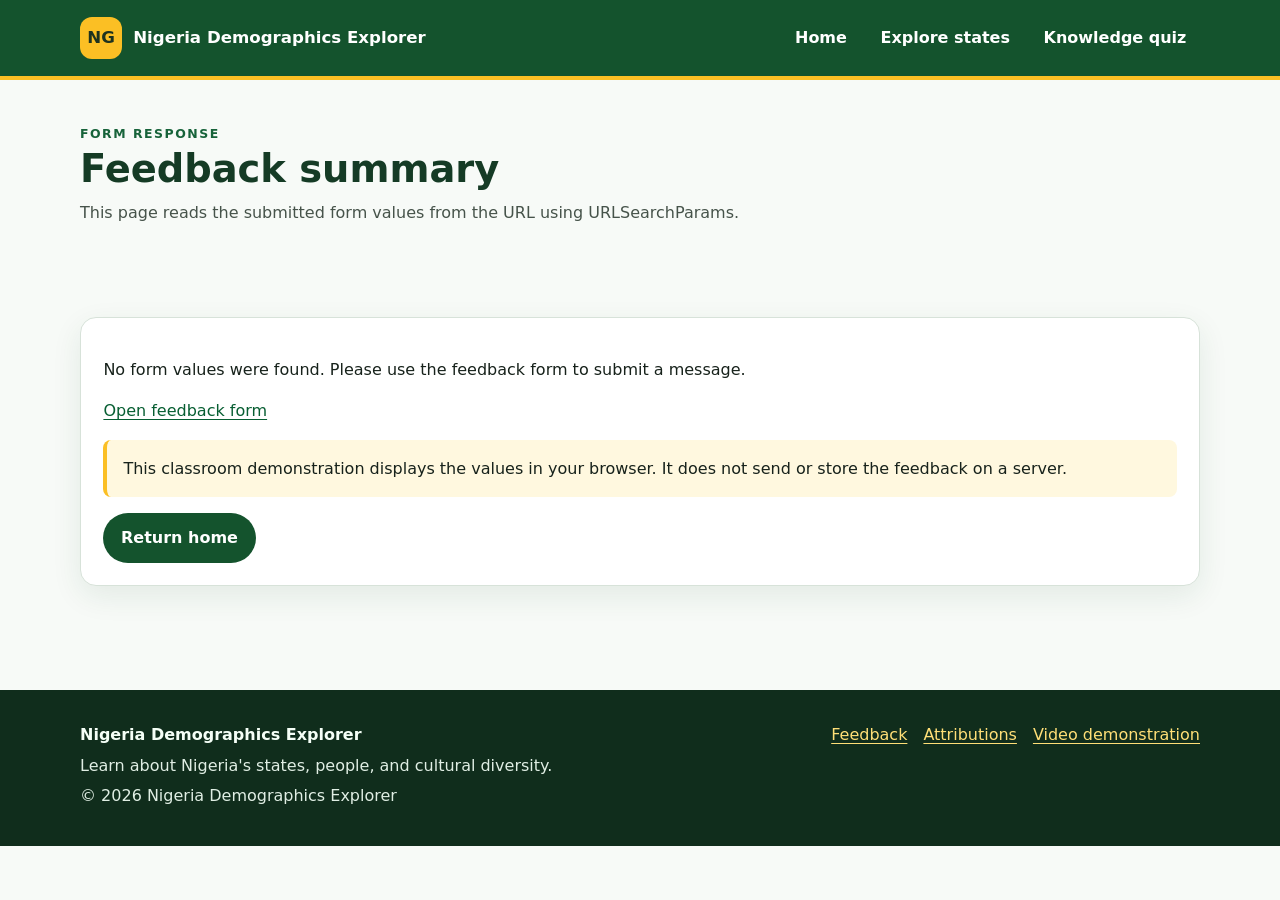
<file: project/thankyou.html>
<!doctype html>
<html lang="en">
  <head>
    <meta charset="utf-8" />
    <meta name="viewport" content="width=device-width,initial-scale=1" />
    <title>Feedback Summary | Nigeria Demographics Explorer</title>
    <meta
      name="description"
      content="Review the feedback form values submitted to the Nigeria Demographics Explorer."
    />
    <meta name="author" content="Samuel Asiabaka" />
    <meta name="theme-color" content="#14532d" />
    <link rel="icon" href="favicon.svg" type="image/svg+xml" />
    <meta property="og:type" content="website" />
    <meta
      property="og:title"
      content="Feedback Summary | Nigeria Demographics Explorer"
    />
    <meta
      property="og:description"
      content="Review the feedback form values submitted to the Nigeria Demographics Explorer."
    />
    <meta property="og:image" content="favicon.svg" />
    <meta property="og:site_name" content="Nigeria Demographics Explorer" />
    <link rel="stylesheet" href="styles/styles.css" />
  </head>
  <body>
    <a class="skip-link" href="#main">Skip to content</a>
    <header class="site-header">
      <div class="wrap header-inner">
        <a class="brand" href="index.html"
          ><span class="brand-mark" aria-hidden="true">NG</span
          ><span>Nigeria Demographics Explorer</span></a
        ><button
          class="nav-toggle"
          id="navToggle"
          aria-expanded="false"
          aria-controls="mainNav"
          aria-label="Open navigation menu"
        >
          ☰ Menu
        </button>
        <nav class="main-nav" id="mainNav" aria-label="Main navigation">
          <a href="index.html" data-nav="index">Home</a
          ><a href="explore.html" data-nav="explore">Explore states</a
          ><a href="quiz.html" data-nav="quiz">Knowledge quiz</a>
        </nav>
      </div>
    </header>
    <main id="main">
      <section class="page-heading">
        <div class="wrap">
          <span class="eyebrow">Form response</span>
          <h1>Feedback summary</h1>
          <p>
            This page reads the submitted form values from the URL using
            URLSearchParams.
          </p>
        </div>
      </section>
      <section class="section">
        <div class="wrap">
          <div class="panel">
            <div id="submissionSummary"><p>Reading your submission…</p></div>
            <p class="notice">
              This classroom demonstration displays the values in your browser.
              It does not send or store the feedback on a server.
            </p>
            <a class="button" href="index.html">Return home</a>
          </div>
        </div>
      </section>
    </main>
    <footer class="site-footer">
      <div class="wrap footer-grid">
        <div>
          <strong>Nigeria Demographics Explorer</strong>
          <p>Learn about Nigeria's states, people, and cultural diversity.</p>
          <p>© <span id="year"></span> Nigeria Demographics Explorer</p>
        </div>
        <nav aria-label="Footer navigation">
          <a href="feedback.html">Feedback</a
          ><a href="attributions.html">Attributions</a
          ><a
            href="https://www.loom.com/share/c71a80b4f23f415fb1861a3dcba4d957"
            target="_blank"
            rel="noopener noreferrer"
            >Video demonstration</a
          >
        </nav>
      </div>
    </footer>
    <script type="module" src="scripts/thankyou.mjs"></script>
    <script type="module" src="scripts/common.mjs"></script>
  </body>
</html>
</file>
<file: styles/small.css>
:root {
  --primary: #22333b;
  --primary-light: #2f4450;
  --accent: #2a9d8f;
  --accent-dark: #1f7a6f;
  --background: #f4f4f4;
  --card-bg: #ffffff;
  --text: #222222;
  --text-light: #f5f5f5;
  --completed-bg: #2a9d8f;
  --shadow: 0 2px 6px rgba(0, 0, 0, 0.15);
}

body {
  font-family: "Roboto", Arial, sans-serif;
  background-color: var(--background);
  color: var(--text);
  line-height: 1.6;
}

header {
  background-color: var(--primary);
  color: var(--text-light);
  display: flex;
  flex-wrap: wrap;
  align-items: center;
  justify-content: space-between;
  padding: 0.6rem 1rem;
  gap: 0.5rem;
}

.logo-block {
  display: flex;
  align-items: center;
  gap: 0.75rem;
}

.logo {
  display: block;
}

.site-name {
  font-size: 1.25rem;
  font-weight: 700;
  letter-spacing: 0.02em;
}

#menu {
  background: none;
  border: none;
  color: var(--text-light);
  cursor: pointer;
  padding: 0.25rem;
  line-height: 0;
}

#menu svg {
  fill: currentColor;
}

#menu .icon-close {
  display: none;
}

#menu.open .icon-menu {
  display: none;
}

#menu.open .icon-close {
  display: inline;
}

nav {
  flex-basis: 100%;
}

.navigation {
  list-style: none;
  margin: 0;
  padding: 0;
  background-color: var(--primary);
  display: none;
  flex-direction: column;
}

.navigation.open {
  display: flex;
}

.navigation a {
  display: block;
  color: var(--text-light);
  text-decoration: none;
  padding: 0.9rem 1rem;
  font-weight: 500;
  border-top: 1px solid rgba(255, 255, 255, 0.12);
  transition:
    background-color 0.2s ease,
    color 0.2s ease;
}

.navigation a:hover {
  background-color: var(--accent);
  color: #ffffff;
}

.navigation a.active {
  background-color: var(--accent-dark);
  color: #ffffff;
  font-weight: 700;
}

main {
  max-width: 100vw;
  margin: 0 auto;
  padding: 1rem;
}

h1 {
  font-size: 1.6rem;
  margin: 0.5rem 0 1rem;
}

h2 {
  font-size: 1.1rem;
  margin: 0;
}

.card {
  background-color: var(--card-bg);
  border-radius: 6px;
  box-shadow: var(--shadow);
  overflow: hidden;
  margin-bottom: 1.5rem;
}

.card h2 {
  background-color: var(--primary);
  color: var(--text-light);
  text-align: center;
  padding: 0.6rem;
}

.card p {
  padding: 0 1rem 1rem;
}

.photo-card {
  text-align: center;
}

.student-photo {
  display: block;
  margin: 1rem auto;
  max-width: 80%;
  height: auto;
  border-radius: 8px;
}

.filter-buttons {
  display: flex;
  justify-content: center;
  gap: 0.75rem;
  flex-wrap: wrap;
  padding: 1rem 1rem 0.5rem;
}

.filter-btn {
  background-color: var(--primary-light);
  color: var(--text-light);
  border: none;
  border-radius: 6px;
  padding: 0.6rem 1.5rem;
  font-family: inherit;
  font-size: 0.95rem;
  font-weight: 500;
  cursor: pointer;
  transition: background-color 0.2s ease;
}

.filter-btn:hover {
  background-color: var(--accent);
}

.filter-btn.active {
  background-color: var(--accent-dark);
  font-weight: 700;
}

.course-list {
  display: grid;
  grid-template-columns: 1fr;
  gap: 0.75rem;
  padding: 1rem;
}

.course-card {
  background-color: var(--primary-light);
  color: var(--text-light);
  border-radius: 6px;
  padding: 0.9rem;
  text-align: center;
}

.course-card h3 {
  margin: 0 0 0.25rem;
  font-size: 1rem;
}

.course-card p {
  margin: 0.15rem 0;
  padding: 0;
  font-size: 0.9rem;
}

.course-card.completed {
  background-color: var(--completed-bg);
  border-left: 6px solid var(--primary);
}

.course-card.completed h3::after {
  content: " \2713";
}

.credits-total {
  text-align: center;
  font-weight: 500;
  padding: 0 1rem 1rem;
  margin: 0;
}

footer {
  background-color: var(--primary);
  color: var(--text-light);
  text-align: center;
  padding: 1.25rem 1rem;
}

.social-links {
  display: flex;
  justify-content: center;
  gap: 1.25rem;
  margin-bottom: 0.75rem;
}

.social-links a {
  color: var(--text-light);
  line-height: 0;
  transition: color 0.2s ease;
}

.social-links a:hover {
  color: var(--accent);
}

.social-links svg {
  fill: currentColor;
}

.footer-line {
  margin: 0.25rem 0;
}

#lastModified {
  margin: 0.25rem 0 0;
  font-size: 0.85rem;
}

.form-note {
  margin-top: 1rem;
}
</file>
<file: styles/larger.css>
@media (min-width: 720px) {
  #menu {
    display: none;
  }

  header {
    background-color: var(--background);
  }
  .site-name {
    color: var(--text);
  }

  nav {
    flex-basis: 100%;
    border-top: 1px solid rgba(255, 255, 255, 0.15);
  }

  .navigation {
    display: flex;
    flex-direction: row;
  }

  .navigation a {
    border-top: none;
    padding: 0.6rem 1.25rem;
    border-radius: 4px;
  }

  .home-grid {
    display: grid;
    grid-template-columns: 2fr 1fr;
    gap: 1.5rem;
  }

  .home-grid .card {
    margin-bottom: 1.5rem;
  }

  .course-list {
    grid-template-columns: repeat(3, 1fr);
  }

  h1 {
    font-size: 1.9rem;
  }
}
</file>
<file: chamber/styles/small.css>
:root {
  --primary-green: #1b5e20;
  --primary-green-dark: #144a18;
  --light-green: #e8f5e9;
  --accent-amber: #ff8f00;
  --accent-amber-dark: #8a3f00;
  --bg-white: #fafafa;
  --bg-card: #ffffff;
  --text-dark: #212121;
  --text-medium: #616161;
  --text-light: #9e9e9e;
  --border-light: #e0e0e0;
  --font-heading: "Merriweather", Georgia, serif;
  --font-body: "Open Sans", "Segoe UI", sans-serif;
  --radius: 10px;
  --radius-sm: 6px;
  --shadow: 0 2px 12px rgba(0, 0, 0, 0.08);
  --shadow-hover: 0 6px 24px rgba(0, 0, 0, 0.12);
  --transition: all 0.25s ease;
}

body {
  min-width: 320px;
  background: var(--bg-white);
  color: var(--text-dark);
  font-family: var(--font-body);
}

a {
  text-decoration-thickness: 1px;
  text-underline-offset: 3px;
}
.container {
  width: min(94%, 1180px);
  margin-inline: auto;
}
.skip-link {
  position: absolute;
  left: -9999px;
  top: 0;
  z-index: 1000;
  padding: 0.75rem 1rem;
  background: #fff;
  color: var(--primary-green-dark);
}
.skip-link:focus {
  left: 1rem;
  top: 1rem;
}

.site-header {
  background: var(--bg-card);
  border-bottom: 1px solid var(--border-light);
  position: sticky;
  top: 0;
  z-index: 50;
}
.header-inner {
  min-height: 76px;
  display: flex;
  align-items: center;
  justify-content: space-between;
  gap: 1rem;
}
.brand {
  display: flex;
  align-items: center;
  gap: 0.7rem;
  text-decoration: none;
}
.brand-mark {
  width: 46px;
  height: 46px;
  border-radius: 50%;
  display: grid;
  place-items: center;
  background: var(--primary-green);
  color: white;
  font-family: var(--font-heading);
  font-weight: 800;
  border: 3px solid var(--accent-amber);
}
.brand-text strong {
  display: block;
  font-family: var(--font-heading);
  font-size: 1rem;
  line-height: 1.15;
  color: var(--primary-green-dark);
}
.brand-text span {
  display: block;
  font-size: 0.72rem;
  color: var(--text-medium);
  letter-spacing: 0.04em;
}

.menu-button {
  border: 0;
  background: transparent;
  color: var(--primary-green-dark);
  font-size: 1.65rem;
  padding: 0.35rem;
}
.primary-nav {
  display: none;
}
.primary-nav.open {
  display: block;
  position: absolute;
  left: 0;
  right: 0;
  top: 76px;
  background: white;
  border-bottom: 1px solid var(--border-light);
  box-shadow: var(--shadow);
}
.primary-nav ul {
  display: flex;
  flex-direction: column;
}
.primary-nav a {
  display: block;
  padding: 0.95rem 1.25rem;
  text-decoration: none;
  font-weight: 700;
  color: var(--text-dark);
}
.primary-nav a:hover,
.primary-nav a.active {
  background: var(--light-green);
  color: var(--primary-green-dark);
}

main {
  padding-block: 2rem 3.5rem;
}
.page-title {
  font-family: var(--font-heading);
  font-size: clamp(1.8rem, 6vw, 2.6rem);
  color: var(--primary-green-dark);
  margin-bottom: 0.4rem;
}
.page-intro {
  color: var(--text-medium);
  max-width: 760px;
  margin-bottom: 1.5rem;
}
.eyebrow {
  display: inline-block;
  color: var(--accent-amber-dark);
  text-transform: uppercase;
  letter-spacing: 0.12em;
  font-size: 0.75rem;
  font-weight: 800;
  margin-bottom: 0.5rem;
}

.btn {
  display: inline-flex;
  align-items: center;
  justify-content: center;
  gap: 0.45rem;
  min-height: 44px;
  padding: 0.7rem 1.1rem;
  border-radius: 999px;
  border: 2px solid transparent;
  text-decoration: none;
  font-weight: 800;
  transition: var(--transition);
}
.btn-primary {
  background: var(--primary-green);
  color: white;
}
.btn-primary:hover {
  background: var(--primary-green-dark);
  transform: translateY(-1px);
}
.btn-secondary {
  background: white;
  color: var(--primary-green-dark);
  border-color: var(--primary-green);
}
.btn-secondary:hover {
  background: var(--light-green);
}

.directory-controls {
  display: flex;
  gap: 0.5rem;
  margin: 1.25rem 0 1rem;
}
.view-button {
  border: 1px solid var(--border-light);
  background: white;
  color: var(--text-medium);
  border-radius: var(--radius-sm);
  padding: 0.55rem 0.9rem;
  font-weight: 800;
}
.view-button.active,
.view-button:hover {
  background: var(--primary-green);
  color: white;
  border-color: var(--primary-green);
}

.members {
  display: grid;
  grid-template-columns: 1fr;
  gap: 1rem;
}
.member-card {
  background: var(--bg-card);
  border: 1px solid var(--border-light);
  border-radius: var(--radius);
  box-shadow: var(--shadow);
  overflow: hidden;
  transition: var(--transition);
}
.member-card:hover {
  box-shadow: var(--shadow-hover);
  transform: translateY(-2px);
}
.member-top {
  padding: 1rem 1rem 0.8rem;
  text-align: center;
  background: linear-gradient(135deg, var(--light-green), #fff);
  border-bottom: 1px solid var(--border-light);
}
.member-logo {
  width: 74px;
  height: 74px;
  margin: 0 auto 0.65rem;
  object-fit: cover;
  border-radius: 12px;
  border: 1px solid var(--border-light);
  background: white;
}
.member-name {
  font-family: var(--font-heading);
  font-size: 1.05rem;
  color: var(--primary-green-dark);
}
.member-tagline {
  color: var(--text-medium);
  font-size: 0.8rem;
}
.member-body {
  padding: 1rem;
}
.member-body p {
  font-size: 0.88rem;
  margin-bottom: 0.35rem;
  overflow-wrap: anywhere;
}
.member-body strong {
  color: var(--primary-green-dark);
}
.member-body a {
  color: var(--accent-amber-dark);
  font-weight: 700;
}
.badge {
  display: inline-block;
  margin-top: 0.5rem;
  padding: 0.22rem 0.55rem;
  border-radius: 999px;
  background: var(--light-green);
  color: var(--primary-green-dark);
  font-size: 0.72rem;
  font-weight: 800;
}

.members.list {
  display: flex;
  flex-direction: column;
  gap: 0.65rem;
}
.members.list .member-card {
  display: grid;
  grid-template-columns: 90px 1fr;
  align-items: stretch;
}
.members.list .member-top {
  grid-row: span 2;
  padding: 0.75rem;
  display: grid;
  place-items: center;
}
.members.list .member-logo {
  width: 68px;
  height: 68px;
  margin: 0;
}
.members.list .member-name {
  font-size: 1rem;
}
.members.list .member-body {
  padding: 0.7rem 1rem 1rem;
}
.members.list .member-body p {
  margin-bottom: 0.2rem;
}

.site-footer {
  background: var(--primary-green-dark);
  color: white;
  padding: 2rem 0;
}
.footer-grid {
  display: grid;
  gap: 1.5rem;
}
.footer-title {
  font-family: var(--font-heading);
  font-size: 1.1rem;
  margin-bottom: 0.55rem;
}
.footer-grid p,
.footer-grid a {
  color: #fff;
  font-size: 0.9rem;
}
.footer-grid a:hover {
  color: white;
}
.footer-bottom {
  border-top: 1px solid rgba(255, 255, 255, 0.2);
  margin-top: 1.5rem;
  padding-top: 1rem;
  font-size: 0.78rem;
  color: #c8e6c9;
}

.hero .eyebrow {
  color: #c8e6c9;
}
.hero {
  background: linear-gradient(
    135deg,
    var(--primary-green-dark),
    var(--primary-green)
  );
  color: white;
  border-radius: 0 0 28px 28px;
  padding: 3rem 0;
}
.hero h1 {
  color: #fff;
  font-family: var(--font-heading);
  font-size: clamp(2rem, 9vw, 4.2rem);
  line-height: 1.08;
  margin-bottom: 1rem;
}
.hero p {
  color: #fff;
  max-width: 680px;
  font-size: 1.05rem;
  margin-bottom: 1.4rem;
}
.hero-actions {
  display: flex;
  flex-wrap: wrap;
  gap: 0.7rem;
}
.stats {
  display: grid;
  grid-template-columns: repeat(2, 1fr);
  gap: 0.7rem;
  margin-top: 2rem;
}
.stat {
  background: var(--primary-green-dark);
  border: 1px solid rgba(255, 255, 255, 0.35);
  padding: 0.8rem;
  border-radius: var(--radius);
}
.stat strong {
  display: block;
  font-size: 1.3rem;
}

.section {
  padding-block: 2.5rem;
}
.section-header {
  margin-bottom: 1.25rem;
}
.section-header h2 {
  font-family: var(--font-heading);
  color: var(--primary-green-dark);
  font-size: 1.7rem;
}
.cards-2,
.cards-3 {
  display: grid;
  gap: 1rem;
}
.info-card {
  background: white;
  border: 1px solid var(--border-light);
  border-radius: var(--radius);
  padding: 1.2rem;
  box-shadow: var(--shadow);
}
.info-card h3 {
  color: var(--primary-green-dark);
  margin-bottom: 0.4rem;
  font-family: var(--font-heading);
}
.info-card p {
  color: var(--text-medium);
  font-size: 0.92rem;
}
.icon-circle {
  width: 42px;
  height: 42px;
  border-radius: 50%;
  display: grid;
  place-items: center;
  background: var(--light-green);
  color: var(--primary-green);
  font-weight: 900;
  margin-bottom: 0.7rem;
}

.weather-card {
  background: linear-gradient(135deg, #fff8e1, #fff);
  border: 1px solid #ffe0b2;
  border-radius: var(--radius);
  padding: 1.2rem;
}
.weather-main {
  display: flex;
  align-items: center;
  justify-content: space-between;
  gap: 1rem;
}
.weather-temp {
  font-size: 2.6rem;
  font-weight: 800;
  color: var(--primary-green-dark);
}
.weather-icon {
  font-size: 2.7rem;
}

.montage {
  display: grid;
  grid-template-columns: 1fr 1fr;
  gap: 0.75rem;
}
.montage figure {
  position: relative;
  overflow: hidden;
  border-radius: var(--radius);
  min-height: 180px;
  background: #ddd;
}
.montage figure:first-child {
  grid-column: span 2;
}
.montage img {
  width: 100%;
  height: 100%;
  object-fit: cover;
}
.montage figcaption {
  position: absolute;
  left: 0.7rem;
  bottom: 0.7rem;
  background: rgba(0, 0, 0, 0.65);
  color: white;
  padding: 0.3rem 0.5rem;
  border-radius: 5px;
  font-size: 0.75rem;
}

.membership-grid {
  display: grid;
  gap: 1rem;
}

.membership-card {
  background: white;
  border: 1px solid var(--border-light);
  border-radius: var(--radius);
  animation: membershipReveal 0.6s ease both;
  padding: 1.2rem;
  box-shadow: var(--shadow);
}
.membership-card.featured {
  border: 2px solid var(--accent-amber);
}
.membership-card h3 {
  color: var(--primary-green-dark);
  font-family: var(--font-heading);
}
.membership-card .price {
  font-size: 1.7rem;
  font-weight: 800;
  margin: 0.5rem 0;
}
.membership-card ul {
  margin: 1rem 0;
  display: grid;
  gap: 0.45rem;
}
.membership-card li::before {
  content: "✓";
  color: var(--primary-green);
  font-weight: 900;
  margin-right: 0.45rem;
}
.form-card {
  background: white;
  border: 1px solid var(--border-light);
  border-radius: var(--radius);
  padding: 1.2rem;
  box-shadow: var(--shadow);
}
.form-grid {
  display: grid;
  gap: 1rem;
}
label {
  font-weight: 700;
  color: var(--primary-green-dark);
  font-size: 0.9rem;
}
input,
select,
textarea {
  width: 100%;
  margin-top: 0.35rem;
  border: 1px solid #bdbdbd;
  border-radius: var(--radius-sm);
  padding: 0.72rem;
  background: white;
  color: var(--text-dark);
}
textarea {
  min-height: 120px;
  resize: vertical;
}
.form-note {
  font-size: 0.78rem;
  color: var(--text-medium);
  margin-top: 0.5rem;
}
.success-message {
  display: none;
  background: var(--light-green);
  color: var(--primary-green-dark);
  border-left: 4px solid var(--primary-green);
  padding: 1rem;
  border-radius: 0 var(--radius-sm) var(--radius-sm) 0;
  margin-bottom: 1rem;
}
.success-message.show {
  display: block;
}

.banner {
  background: var(--light-green);
  border-left: 5px solid var(--accent-amber);
  border-radius: var(--radius);
  padding: 1rem 1.1rem;
  margin-bottom: 1.5rem;
}
.banner strong {
  color: var(--primary-green-dark);
}

@media (min-width: 700px) {
  .container {
    width: min(92%, 1180px);
  }
  .menu-button {
    display: none;
  }
  .primary-nav {
    display: block;
  }
  .primary-nav ul {
    flex-direction: row;
    align-items: center;
    gap: 0.2rem;
  }
  .primary-nav a {
    padding: 0.55rem 0.8rem;
    border-radius: 999px;
  }
  .members {
    grid-template-columns: repeat(2, 1fr);
  }
  .cards-2 {
    grid-template-columns: repeat(2, 1fr);
  }
  .cards-3 {
    grid-template-columns: repeat(3, 1fr);
  }
  .membership-grid {
    grid-template-columns: repeat(3, 1fr);
  }
  .form-grid {
    grid-template-columns: repeat(2, 1fr);
  }
  .full {
    grid-column: 1 / -1;
  }
  .footer-grid {
    grid-template-columns: 1.3fr 1fr 1fr;
  }
  .stats {
    grid-template-columns: repeat(4, 1fr);
  }
}

/* W04 Join Page: membership cards, dialogs, and entrance animation */

.membership-card .btn {
  width: 100%;
  margin-top: 0.75rem;
}

.membership-card:nth-child(2) {
  animation-delay: 0.1s;
}
.membership-card:nth-child(3) {
  animation-delay: 0.2s;
}
.membership-card:nth-child(4) {
  animation-delay: 0.3s;
}

@keyframes membershipReveal {
  from {
    opacity: 0;
    transform: translateY(18px);
  }
  to {
    opacity: 1;
    transform: translateY(0);
  }
}

.membership-modal {
  width: min(92vw, 560px);
  border: 0;
  border-radius: var(--radius);
  padding: 0;
  box-shadow: 0 12px 40px rgba(0, 0, 0, 0.25);
  color: var(--text-dark);
}

.membership-modal::backdrop {
  background: rgba(0, 0, 0, 0.6);
}

.modal-content {
  position: relative;
  padding: 1.5rem;
  background: white;
}

.modal-content h2 {
  color: var(--primary-green-dark);
  font-family: var(--font-heading);
  padding-right: 2rem;
  margin-bottom: 1rem;
}

.modal-content ul {
  display: grid;
  gap: 0.65rem;
  padding-left: 1.25rem;
}

.modal-content li::marker {
  color: var(--primary-green);
}

.modal-close {
  position: absolute;
  top: 0.75rem;
  right: 0.75rem;
  width: 2.25rem;
  height: 2.25rem;
  border: 0;
  border-radius: 50%;
  background: var(--light-green);
  color: var(--primary-green-dark);
  font-size: 1.5rem;
  line-height: 1;
  cursor: pointer;
}

.modal-close:focus-visible,
.modal-open:focus-visible,
.btn:focus-visible {
  outline: 3px solid var(--accent-amber-dark);
  outline-offset: 3px;
}

@media (prefers-reduced-motion: reduce) {
  .membership-card {
    animation: none;
  }
}

.thankyou-card {
  max-width: 820px;
  margin-inline: auto;
}

.submission-details {
  background: var(--light-green);
  border: 1px solid #c8e6c9;
  border-radius: var(--radius);
  padding: 1.25rem;
  margin: 1.5rem 0;
}

.submission-details dl {
  display: grid;
  grid-template-columns: 1fr;
  gap: 0.25rem 1rem;
}

.submission-details dt {
  font-weight: 800;
  color: var(--primary-green-dark);
}

.submission-details dd {
  margin: 0 0 0.7rem;
  color: var(--text-dark);
}

@media (min-width: 700px) {
  .submission-details dl {
    grid-template-columns: 220px 1fr;
  }

  .submission-details dd {
    margin-bottom: 0.45rem;
  }
}


/* W05 Discover page: data-driven location cards and three named-area layouts */
.visit-message {
  background: var(--light-green);
  border-left: 4px solid var(--primary-green);
  border-radius: 0 var(--radius-sm) var(--radius-sm) 0;
  color: var(--primary-green-dark);
  font-weight: 700;
  margin: 0 0 1.25rem;
  padding: 0.9rem 1rem;
}
.discover-grid {
  display: grid;
  grid-template-columns: minmax(0, 1fr);
  grid-template-areas:
    "place-one"
    "place-two"
    "place-three"
    "place-four"
    "place-five"
    "place-six"
    "place-seven"
    "place-eight";
  gap: 1rem;
}
.discover-card {
  min-width: 0;
  overflow: hidden;
  display: flex;
  flex-direction: column;
  background: var(--bg-card, #fff);
  border: 1px solid var(--border-light);
  border-radius: var(--radius);
  box-shadow: var(--shadow);
}
.discover-card-media {
  overflow: hidden;
  aspect-ratio: 16 / 10;
  background: var(--light-green);
}
.discover-card-media img {
  display: block;
  width: 100%;
  height: 100%;
  object-fit: cover;
}
.discover-card-content {
  display: flex;
  flex: 1;
  flex-direction: column;
  align-items: flex-start;
  padding: 1rem;
}
.discover-card-content h3 {
  color: var(--primary-green-dark);
  font-family: var(--font-heading);
  font-size: 1.15rem;
  line-height: 1.35;
  margin-bottom: 0.45rem;
}
.discover-card-content p {
  overflow-wrap: anywhere;
  margin-bottom: 0.75rem;
}
.discover-card-content .discover-address {
  color: var(--text-medium);
  font-size: 0.86rem;
  font-weight: 700;
}
.discover-learn-more {
  margin-top: auto;
  min-height: 44px;
}
.loading-message {
  padding: 1rem;
}
@media (min-width: 650px) {
  .discover-grid {
    grid-template-columns: repeat(2, minmax(0, 1fr));
    grid-template-areas:
      "place-one place-two"
      "place-three place-three"
      "place-four place-five"
      "place-six place-seven"
      "place-eight place-eight";
    align-items: stretch;
  }
}
@media (min-width: 1000px) {
  .discover-grid {
    grid-template-columns: repeat(4, minmax(0, 1fr));
    grid-template-areas:
      "place-one place-one place-two place-three"
      "place-one place-one place-two place-four"
      "place-five place-six place-seven place-eight";
    gap: 1.25rem;
  }
  .discover-card-media {
    aspect-ratio: 4 / 3;
  }
  .discover-card-content {
    padding: 1.1rem;
  }
  .discover-card-content h3 {
    font-size: 1.05rem;
  }
  .discover-card-media img {
    transition: transform 220ms ease, filter 220ms ease;
  }
  .discover-card-media:hover img {
    transform: scale(1.06);
    filter: saturate(1.12);
  }
}
@media (prefers-reduced-motion: reduce) {
  .discover-card-media img {
    transition: none;
  }
}
</file>
<file: chamber/styles/larger.css>
@media (min-width: 1000px) {
  .header-inner { min-height: 84px; }
  .brand-mark { width: 52px; height: 52px; }
  .brand-text strong { font-size: 1.1rem; }
  main { padding-top: 3rem; }
  .members { grid-template-columns: repeat(3, 1fr); }
  .hero { padding: 5.5rem 0; border-radius: 0 0 42px 42px; }
  .hero .container { display: grid; grid-template-columns: 1.4fr .8fr; align-items: center; gap: 3rem; }
  .hero p { font-size: 1.15rem; }
  .section { padding-block: 4rem; }
  .montage { grid-template-columns: 1.15fr .85fr .85fr; grid-template-rows: 180px 180px; }
  .montage figure:first-child { grid-column: auto; grid-row: span 2; }
  .montage figure { min-height: 180px; }
  .directory-controls { justify-content: flex-end; }
}

@media (min-width: 1000px) {
  .membership-grid { grid-template-columns: repeat(4, 1fr); }
}
</file>
<file: styles/siteplan.css>
:root {
  --primary-green: #1b5e20;
  --primary-green-dark: #144a18;
  --light-green: #e8f5e9;
  --accent-amber: #ff8f00;
  --accent-amber-dark: #e65100;
  --bg-white: #fafafa;
  --bg-card: #ffffff;
  --text-dark: #212121;
  --text-medium: #616161;
  --text-light: #9e9e9e;
  --border-light: #e0e0e0;
  --font-heading: "Merriweather", Georgia, serif;
  --font-body: "Open Sans", "Segoe UI", sans-serif;
  --radius: 12px;
  --radius-sm: 8px;
  --shadow: 0 2px 8px rgba(0, 0, 0, 0.06);
  --shadow-hover: 0 4px 16px rgba(0, 0, 0, 0.12);
  --transition: all 0.25s ease;
}

* {
  margin: 0;
  padding: 0;
  box-sizing: border-box;
}

html {
  scroll-behavior: smooth;
  font-size: 16px;
}

body {
  font-family: var(--font-body);
  background-color: var(--bg-white);
  color: var(--text-dark);
  line-height: 1.7;
}

header {
  background-color: var(--primary-green);
  color: white;
  padding: 3rem 1.5rem;
  text-align: center;
  border-bottom: 6px solid var(--accent-amber);
}

.header-content {
  max-width: 800px;
  margin: 0 auto;
}

header h1 {
  font-family: var(--font-heading);
  font-size: 2.5rem;
  font-weight: 900;
  margin-bottom: 0.5rem;
  letter-spacing: -0.5px;
}

header .subtitle {
  font-size: 1.1rem;
  color: white;
  opacity: 0.95;
  margin-bottom: 0.5rem;
}

header .author {
  font-size: 0.95rem;
  color: var(--accent-amber);
  font-weight: 600;
}

.site-nav {
  background-color: var(--primary-green-dark);
  padding: 0.75rem 0;
  position: sticky;
  top: 0;
  z-index: 100;
  box-shadow: 0 2px 8px rgba(0, 0, 0, 0.15);
}

.site-nav .container {
  max-width: 900px;
  margin: 0 auto;
  padding: 0 1.5rem;
  display: flex;
  flex-wrap: wrap;
  justify-content: center;
  gap: 0.5rem;
}

.site-nav a {
  color: white;
  text-decoration: none;
  padding: 0.5rem 1rem;
  border-radius: var(--radius-sm);
  font-size: 0.9rem;
  font-weight: 600;
  transition: var(--transition);
}

.site-nav a:hover,
.site-nav a:focus {
  background-color: rgba(255, 255, 255, 0.1);
  color: var(--accent-amber);
}

main {
  max-width: 900px;
  margin: 0 auto;
  padding: 2rem 1.5rem 4rem;
}

section {
  margin-bottom: 3rem;
  background: var(--bg-card);
  border-radius: var(--radius);
  padding: 2rem;
  box-shadow: var(--shadow);
  border: 1px solid var(--border-light);
  scroll-margin-top: 80px;
}

section h2 {
  font-family: var(--font-heading);
  color: var(--primary-green);
  font-size: 1.6rem;
  font-weight: 700;
  margin-bottom: 1.25rem;
  padding-bottom: 0.5rem;
  border-bottom: 3px solid var(--accent-amber);
  display: inline-block;
}

section h3 {
  font-family: var(--font-heading);
  color: var(--primary-green);
  font-size: 1.15rem;
  margin-top: 1.5rem;
  margin-bottom: 0.5rem;
}

p,
li {
  color: var(--text-dark);
  margin-bottom: 0.75rem;
}

ul {
  margin-left: 1.5rem;
  margin-bottom: 1rem;
}

li {
  margin-bottom: 0.5rem;
}

.color-swatch {
  display: flex;
  align-items: center;
  gap: 1rem;
  margin-bottom: 1rem;
  padding: 0.75rem;
  border-radius: var(--radius-sm);
  background: var(--light-green);
  transition: var(--transition);
}

.color-swatch:hover {
  box-shadow: var(--shadow-hover);
  transform: translateX(4px);
}

.swatch-box {
  width: 60px;
  height: 60px;
  border-radius: var(--radius-sm);
  border: 2px solid var(--border-light);
  flex-shrink: 0;
}

.swatch-box-one {
  background-color: var(--primary-green);
}

.swatch-box-two {
  background-color: var(--accent-amber);
}

.swatch-box-three {
  background-color: var(--light-green);
}

.swatch-box-four {
  background-color: var(--text-dark);
}

.svg {
  max-width: 280px;
  border: 2px solid #ccc;
  border-radius: 24px;
  background: #fff;
}

.svg-two {
  max-width: 400px;
  border: 2px solid #ccc;
  border-radius: 12px;
  background: #fff;
}

.swatch-info strong {
  display: block;
  font-family: var(--font-heading);
  color: var(--primary-green);
  margin-bottom: 0.25rem;
}

.swatch-info span {
  color: var(--text-medium);
  font-size: 0.95rem;
}

/* Typography Samples */
.typo-sample {
  margin-bottom: 1.5rem;
  padding: 1rem;
  background: var(--light-green);
  border-radius: var(--radius-sm);
  border-left: 4px solid var(--accent-amber);
}

.typo-sample .label {
  font-size: 0.8rem;
  text-transform: uppercase;
  letter-spacing: 1px;
  color: var(--text-medium);
  margin-bottom: 0.5rem;
  font-weight: 700;
}

.heading-sample {
  font-family: var(--font-heading);
  color: var(--primary-green);
  margin-bottom: 0.5rem;
  font-size: 1.8rem;
}

.sample-description {
  margin: 0.5rem 0 0 0;
  font-size: 0.9rem;
  color: var(--text-medium);
}

.body-sample {
  font-family: var(--font-body);
  font-size: 1rem;
  margin: 0;
  color: var(--text-dark);
}

.wireframe-container {
  display: grid;
  grid-template-columns: 1fr;
  gap: 2rem;
  margin-top: 1rem;
}

@media (min-width: 768px) {
  .wireframe-container {
    grid-template-columns: 1fr 1fr;
  }
}

.wireframe-card {
  background: var(--bg-card);
  border: 2px solid var(--border-light);
  border-radius: var(--radius);
  padding: 1.5rem;
  text-align: center;
  transition: var(--transition);
}

.wireframe-card:hover {
  box-shadow: var(--shadow-hover);
}

.wireframe-card h4 {
  font-family: var(--font-heading);
  color: var(--primary-green);
  margin-bottom: 1rem;
  font-size: 1.1rem;
}

.wireframe-card svg {
  height: auto;
  display: block;
  margin: 0 auto;
}

.scenario-box {
  background: var(--light-green);
  border-left: 4px solid var(--accent-amber);
  padding: 1rem 1.25rem;
  margin-bottom: 1rem;
  border-radius: 0 var(--radius-sm) var(--radius-sm) 0;
  transition: var(--transition);
}

.scenario-box:hover {
  box-shadow: var(--shadow-hover);
  transform: translateX(4px);
}

.scenario-box strong {
  color: var(--primary-green);
  display: block;
  margin-bottom: 0.25rem;
  font-family: var(--font-heading);
}

#technical h3 {
  margin-top: 1.5rem;
  margin-bottom: 0.75rem;
  color: var(--primary-green);
  font-family: var(--font-heading);
}

#technical ul {
  margin-left: 1.5rem;
  margin-bottom: 1rem;
}

#technical li {
  margin-bottom: 0.5rem;
  color: var(--text-dark);
}

#technical code {
  background: var(--light-green);
  padding: 0.15rem 0.4rem;
  border-radius: 4px;
  font-family: "Courier New", monospace;
  font-size: 0.9em;
  color: var(--primary-green);
}

footer {
  text-align: center;
  padding: 2rem;
  background: var(--primary-green);
  color: white;
  font-size: 0.9rem;
}

footer p {
  color: white;
  margin: 0;
}

code {
  background: var(--light-green);
  padding: 0.15rem 0.4rem;
  border-radius: 4px;
  font-family: "Courier New", monospace;
  font-size: 0.9em;
  color: var(--primary-green);
}

@media (max-width: 768px) {
  header h1 {
    font-size: 2rem;
  }

  header .subtitle {
    font-size: 1rem;
  }

  section {
    padding: 1.5rem;
  }

  section h2 {
    font-size: 1.4rem;
  }

  .site-nav .container {
    gap: 0.25rem;
  }

  .site-nav a {
    padding: 0.4rem 0.75rem;
    font-size: 0.85rem;
  }

  .color-swatch {
    flex-direction: column;
    text-align: center;
  }

  .swatch-box {
    width: 80px;
    height: 80px;
  }
}

@media (max-width: 480px) {
  header {
    padding: 2rem 1rem;
  }

  header h1 {
    font-size: 1.75rem;
  }

  main {
    padding: 1rem 1rem 3rem;
  }

  section {
    padding: 1.25rem;
    margin-bottom: 2rem;
  }

  .site-nav a {
    padding: 0.35rem 0.6rem;
    font-size: 0.8rem;
  }
}

@media print {
  .site-nav {
    display: none;
  }

  section {
    break-inside: avoid;
    box-shadow: none;
    border: 1px solid #ccc;
  }

  header {
    background-color: white;
    color: var(--primary-green);
    border-bottom: 2px solid var(--primary-green);
  }

  header .subtitle,
  header .author {
    color: var(--text-medium);
  }
}
</file>
<file: project/styles/styles.css>
:root {
  --green: #14532d;
  --green-2: #166534;
  --green-pale: #ecfdf3;
  --gold: #fbbf24;
  --ink: #17221b;
  --muted: #46534a;
  --paper: #f7faf7;
  --card: #fff;
  --line: #d7e2d9;
  --radius: 16px;
  --shadow: 0 10px 30px rgba(20, 83, 45, 0.09);
  font-family:
    system-ui,
    -apple-system,
    "Segoe UI",
    sans-serif;
  color: var(--ink);
  background: var(--paper);
}
* {
  box-sizing: border-box;
}
html {
  scroll-behavior: smooth;
}
body {
  margin: 0;
  line-height: 1.6;
  min-width: 320px;
}
img {
  max-width: 100%;
  height: auto;
  display: block;
}
a {
  color: #075e32;
  text-underline-offset: 3px;
}
a:hover {
  color: #073d23;
}
button,
input,
select,
textarea {
  font: inherit;
}
button,
.button {
  cursor: pointer;
  border: 0;
  border-radius: 999px;
  background: var(--green);
  color: white;
  padding: 0.75rem 1.1rem;
  font-weight: 700;
  text-decoration: none;
  display: inline-flex;
  align-items: center;
  justify-content: center;
  gap: 0.4rem;
}
button:hover,
.button:hover {
  background: #0b3b20;
  color: white;
}
button:focus-visible,
a:focus-visible,
input:focus-visible,
select:focus-visible,
textarea:focus-visible {
  outline: 3px solid #b45309;
  outline-offset: 3px;
}
.skip-link {
  position: absolute;
  left: -999px;
  top: 0;
  background: white;
  padding: 0.7rem;
  z-index: 100;
}
.skip-link:focus {
  left: 0.5rem;
}
.wrap {
  width: min(1120px, calc(100% - 2rem));
  margin-inline: auto;
}
.site-header {
  background: var(--green);
  color: white;
  border-bottom: 4px solid var(--gold);
}
.header-inner {
  min-height: 76px;
  display: flex;
  align-items: center;
  justify-content: space-between;
  gap: 1rem;
}
.brand {
  display: flex;
  align-items: center;
  gap: 0.7rem;
  color: white;
  text-decoration: none;
  font-weight: 800;
  font-size: 1.04rem;
}
.brand-mark {
  width: 42px;
  height: 42px;
  border-radius: 12px;
  background: var(--gold);
  color: #1d321f;
  display: grid;
  place-items: center;
  font-weight: 900;
}
.nav-toggle {
  display: none;
  background: transparent;
  border: 1px solid #ffffff80;
  padding: 0.55rem 0.75rem;
}
.main-nav {
  display: flex;
  gap: 0.4rem;
  align-items: center;
}
.main-nav a {
  color: white;
  text-decoration: none;
  padding: 0.6rem 0.85rem;
  border-radius: 999px;
  font-weight: 650;
}
.main-nav a[aria-current="page"],
.main-nav a:hover {
  background: #ffffff20;
  text-decoration: none;
}
.hero {
  padding: 4rem 0;
  background: linear-gradient(135deg, #e8f8ed, #f7faf7 58%, #fff3c4);
}
.hero-grid {
  display: grid;
  grid-template-columns: 1.2fr 0.8fr;
  align-items: center;
  gap: 2rem;
}
.eyebrow {
  font-size: 0.78rem;
  font-weight: 800;
  text-transform: uppercase;
  letter-spacing: 0.12em;
  color: #17633a;
}
.hero h1 {
  font-size: clamp(2.25rem, 5vw, 4rem);
  line-height: 1.08;
  letter-spacing: -0.04em;
  margin: 0.45rem 0 1rem;
  color: #153b25;
}
.hero p {
  font-size: 1.1rem;
  color: #35463a;
  max-width: 62ch;
}
.hero-art {
  min-height: 250px;
  border-radius: 28px;
  background: var(--green);
  color: white;
  padding: 2rem;
  display: flex;
  flex-direction: column;
  justify-content: space-between;
  box-shadow: var(--shadow);
  position: relative;
  overflow: hidden;
}
.hero-art:after {
  content: "";
  position: absolute;
  width: 210px;
  height: 210px;
  border: 32px solid #ffffff20;
  border-radius: 50%;
  right: -50px;
  top: -55px;
}
.hero-art strong {
  font-size: 2rem;
  line-height: 1.2;
  max-width: 12ch;
  z-index: 1;
}
.hero-art span {
  color: #fff4bf;
  z-index: 1;
}
.section {
  padding: 3rem 0;
}
.section-head {
  display: flex;
  align-items: end;
  justify-content: space-between;
  gap: 1rem;
  margin-bottom: 1.3rem;
}
.section h2,
.page-heading h1 {
  color: #153b25;
  line-height: 1.2;
  margin: 0 0 0.5rem;
  font-size: clamp(1.7rem, 3vw, 2.4rem);
}
.section-head p,
.page-heading p {
  margin: 0.25rem 0;
  color: var(--muted);
}
.stats {
  display: grid;
  grid-template-columns: repeat(3, 1fr);
  gap: 1rem;
}
.stat,
.panel,
.state-card,
.feature-card,
.form-card {
  background: var(--card);
  border: 1px solid var(--line);
  border-radius: var(--radius);
  box-shadow: var(--shadow);
}
.stat {
  padding: 1.25rem;
}
.stat strong {
  display: block;
  font-size: 1.8rem;
  color: var(--green);
}
.stat span {
  color: var(--muted);
}
.feature-grid {
  display: grid;
  grid-template-columns: repeat(3, 1fr);
  gap: 1rem;
}
.feature-card {
  padding: 1.4rem;
}
.feature-card .symbol {
  font-size: 1.7rem;
}
.feature-card h3 {
  margin: 0.4rem 0;
  color: #153b25;
}
.page-heading {
  padding: 2.5rem 0 1rem;
}
.page-heading p {
  max-width: 70ch;
}
.toolbar {
  display: grid;
  grid-template-columns: 2fr 1fr 1fr;
  gap: 0.8rem;
  background: #eaf3ec;
  padding: 1rem;
  border-radius: var(--radius);
  margin: 1.25rem 0;
}
.field {
  display: flex;
  flex-direction: column;
  gap: 0.35rem;
}
.field label {
  font-weight: 700;
  font-size: 0.9rem;
}
.field input,
.field select,
.field textarea {
  width: 100%;
  border: 1px solid #899b8e;
  border-radius: 9px;
  padding: 0.7rem;
  background: white;
  color: var(--ink);
}
.result-line {
  display: flex;
  justify-content: space-between;
  gap: 1rem;
  color: var(--muted);
  font-size: 0.95rem;
  margin: 0.5rem 0 1rem;
}
.state-grid {
  display: grid;
  grid-template-columns: repeat(3, minmax(0, 1fr));
  gap: 1rem;
}
.state-card {
  padding: 1.15rem;
  display: flex;
  flex-direction: column;
  min-width: 0;
}
.state-card h2 {
  font-size: 1.25rem;
  color: #153b25;
  margin: 0;
}
.card-top {
  display: flex;
  justify-content: space-between;
  gap: 0.5rem;
  align-items: start;
}
.region-pill {
  font-size: 0.75rem;
  background: var(--green-pale);
  color: #14532d;
  padding: 0.25rem 0.55rem;
  border-radius: 999px;
  white-space: nowrap;
  font-weight: 750;
}
.state-card dl {
  display: grid;
  grid-template-columns: 1fr 1fr;
  gap: 0.65rem;
  margin: 1rem 0;
}
.state-card dt {
  font-size: 0.76rem;
  color: var(--muted);
}
.state-card dd {
  margin: 0;
  font-weight: 750;
  overflow-wrap: anywhere;
}
.state-card .card-actions {
  display: flex;
  gap: 0.5rem;
  margin-top: auto;
}
.state-card button {
  padding: 0.55rem 0.75rem;
  font-size: 0.88rem;
}
.outline {
  background: white;
  color: var(--green);
  border: 1px solid var(--green);
}
.outline:hover {
  background: var(--green-pale);
  color: #123d25;
}
.saved {
  background: #7c2d12;
}
.panel {
  padding: 1.4rem;
  margin: 1.5rem 0;
}
.favorites-list {
  display: flex;
  flex-wrap: wrap;
  gap: 0.5rem;
}
.favorite-chip {
  background: #eaf3ec;
  color: #17472b;
  padding: 0.45rem 0.7rem;
  border-radius: 999px;
}
.empty {
  padding: 2rem;
  text-align: center;
  color: var(--muted);
  grid-column: 1/-1;
}
.site-footer {
  background: #102d1c;
  color: #f5fff7;
  padding: 2rem 0;
  margin-top: 2rem;
}
.footer-grid {
  display: flex;
  justify-content: space-between;
  gap: 1.5rem;
  flex-wrap: wrap;
}
.site-footer a {
  color: #ffdf77;
}
.site-footer p {
  margin: 0.3rem 0;
  color: #e0eee4;
}
.site-footer nav {
  display: flex;
  gap: 1rem;
  flex-wrap: wrap;
}
.modal {
  width: min(600px, calc(100% - 2rem));
  border: 0;
  border-radius: 18px;
  padding: 0;
  box-shadow: 0 20px 70px #0005;
}
.modal::backdrop {
  background: #0b1f13b8;
}
.modal-inner {
  padding: 1.5rem;
}
.modal h2 {
  margin-top: 0;
  color: #153b25;
}
.modal-close {
  float: right;
  background: #e8f1ea;
  color: #153b25;
}
.quiz-layout {
  display: grid;
  grid-template-columns: 1fr 0.7fr;
  gap: 1.25rem;
  align-items: start;
}
.question-card {
  padding: 1.5rem;
}
.question-card h2 {
  font-size: 1.35rem;
}
.answers {
  display: grid;
  gap: 0.65rem;
  margin: 1rem 0;
}
.answer {
  justify-content: flex-start;
  text-align: left;
  background: #f2f7f3;
  color: var(--ink);
  border: 1px solid var(--line);
  border-radius: 10px;
}
.answer[aria-pressed="true"] {
  background: #d8f3df;
  border-color: var(--green);
}
.feedback {
  min-height: 3rem;
  padding: 0.7rem;
  border-radius: 10px;
  background: #f6f8f6;
  color: var(--ink);
}
.progress {
  height: 8px;
  background: #dce8de;
  border-radius: 999px;
  overflow: hidden;
  margin: 1rem 0;
}
.progress span {
  display: block;
  height: 100%;
  width: 0;
  background: var(--green);
}
.form-grid {
  display: grid;
  grid-template-columns: 1fr 1fr;
  gap: 1rem;
}
.span-2 {
  grid-column: 1/-1;
}
.form-actions {
  margin-top: 1rem;
}
.notice {
  padding: 1rem;
  border-left: 4px solid var(--gold);
  background: #fff8df;
  border-radius: 8px;
}
.data-source {
  font-size: 0.88rem;
  color: var(--muted);
}
.visually-hidden {
  position: absolute;
  width: 1px;
  height: 1px;
  padding: 0;
  margin: -1px;
  overflow: hidden;
  clip: rect(0, 0, 0, 0);
  white-space: nowrap;
  border: 0;
}
@media (max-width: 760px) {
  .nav-toggle {
    display: inline-flex;
  }
  .header-inner {
    flex-wrap: wrap;
    padding-block: 0.8rem;
  }
  .main-nav {
    display: none;
    width: 100%;
    flex-direction: column;
    align-items: stretch;
    padding: 0.3rem 0 0.6rem;
  }
  .main-nav.open {
    display: flex;
  }
  .main-nav a {
    border-radius: 8px;
  }
  .hero {
    padding: 2.6rem 0;
  }
  .hero-grid,
  .quiz-layout {
    grid-template-columns: 1fr;
  }
  .hero-art {
    min-height: 190px;
  }
  .stats,
  .feature-grid {
    grid-template-columns: 1fr;
  }
  .toolbar {
    grid-template-columns: 1fr;
  }
  .state-grid {
    grid-template-columns: repeat(2, minmax(0, 1fr));
  }
  .section {
    padding: 2.2rem 0;
  }
  .section-head {
    align-items: start;
    flex-direction: column;
  }
}
@media (max-width: 480px) {
  .wrap {
    width: min(100% - 1.2rem, 1120px);
  }
  .state-grid {
    grid-template-columns: 1fr;
  }
  .form-grid {
    grid-template-columns: 1fr;
  }
  .span-2 {
    grid-column: auto;
  }
  .hero h1 {
    font-size: 2.35rem;
  }
  .footer-grid {
    flex-direction: column;
  }
  .state-card dl {
    grid-template-columns: 1fr 1fr;
  }
}
@media (prefers-reduced-motion: reduce) {
  *,
  *::before,
  *::after {
    scroll-behavior: auto !important;
    transition: none !important;
  }
}
</file>
